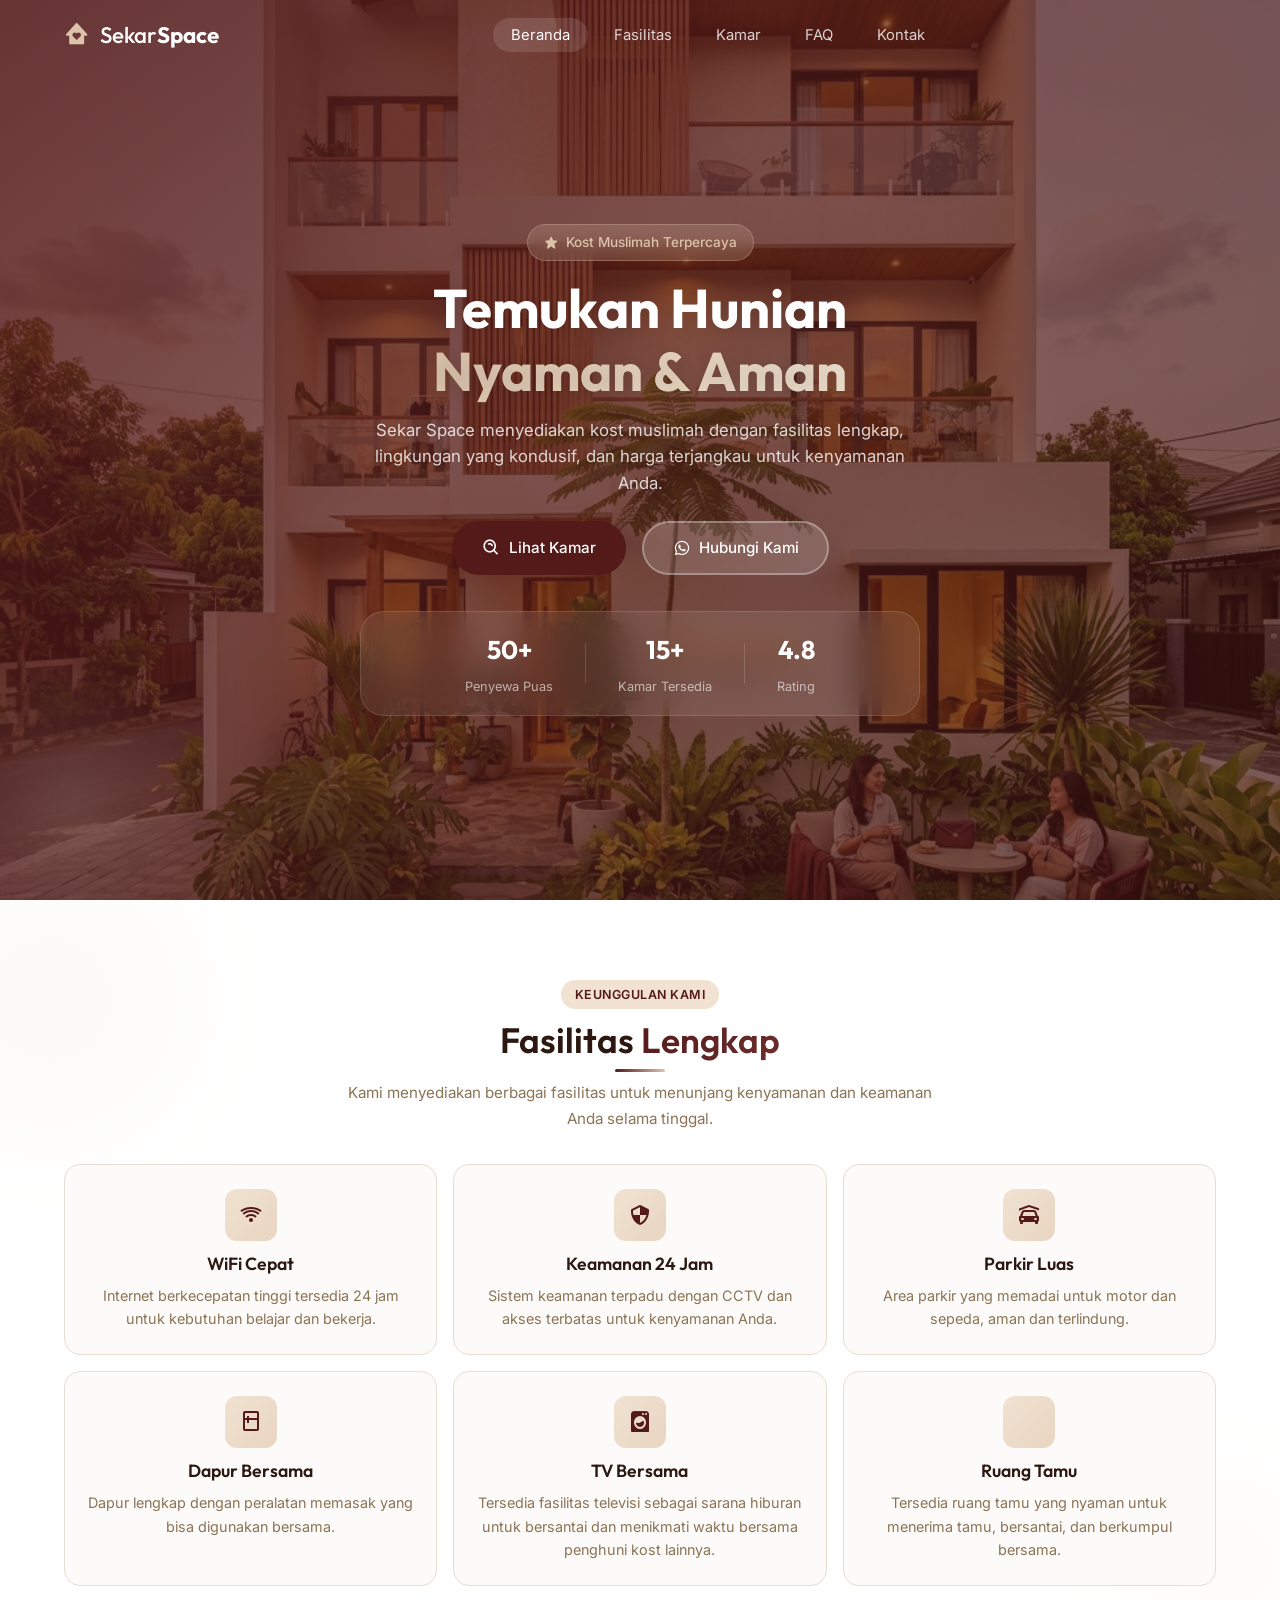
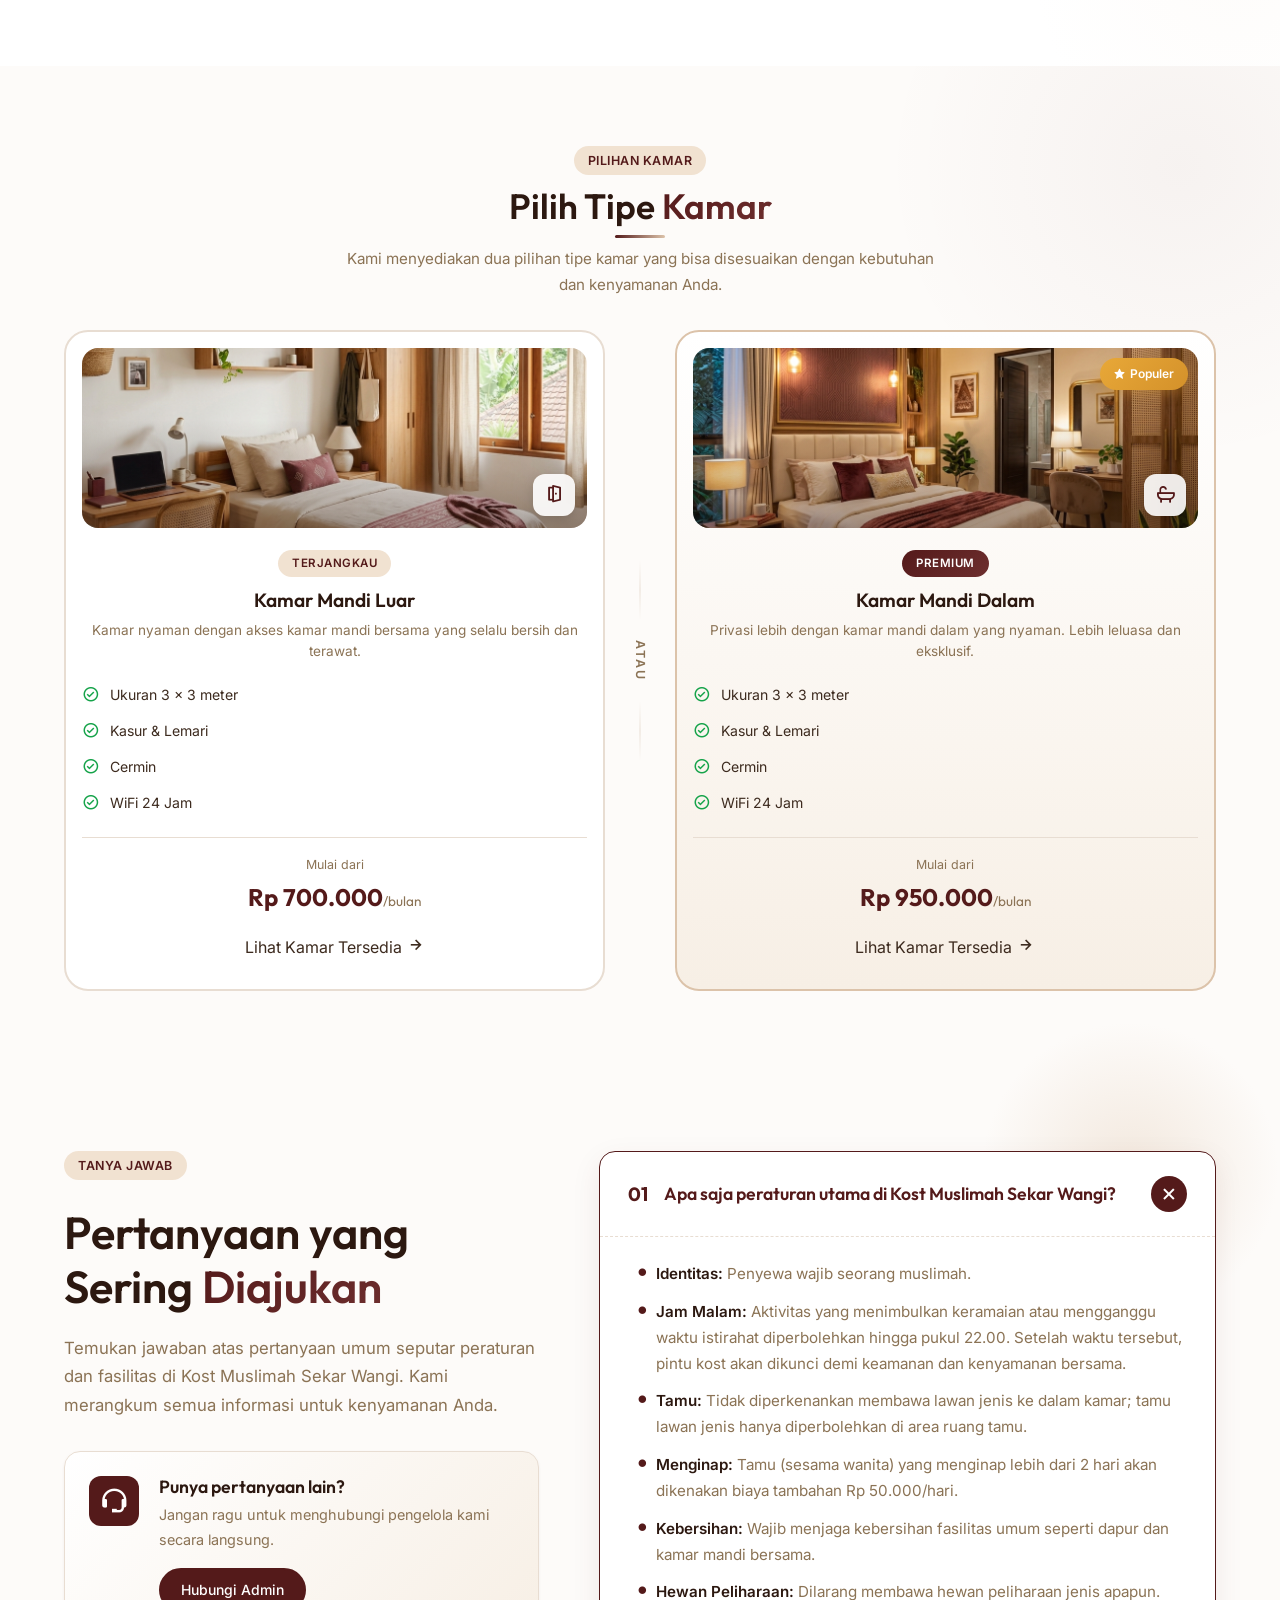
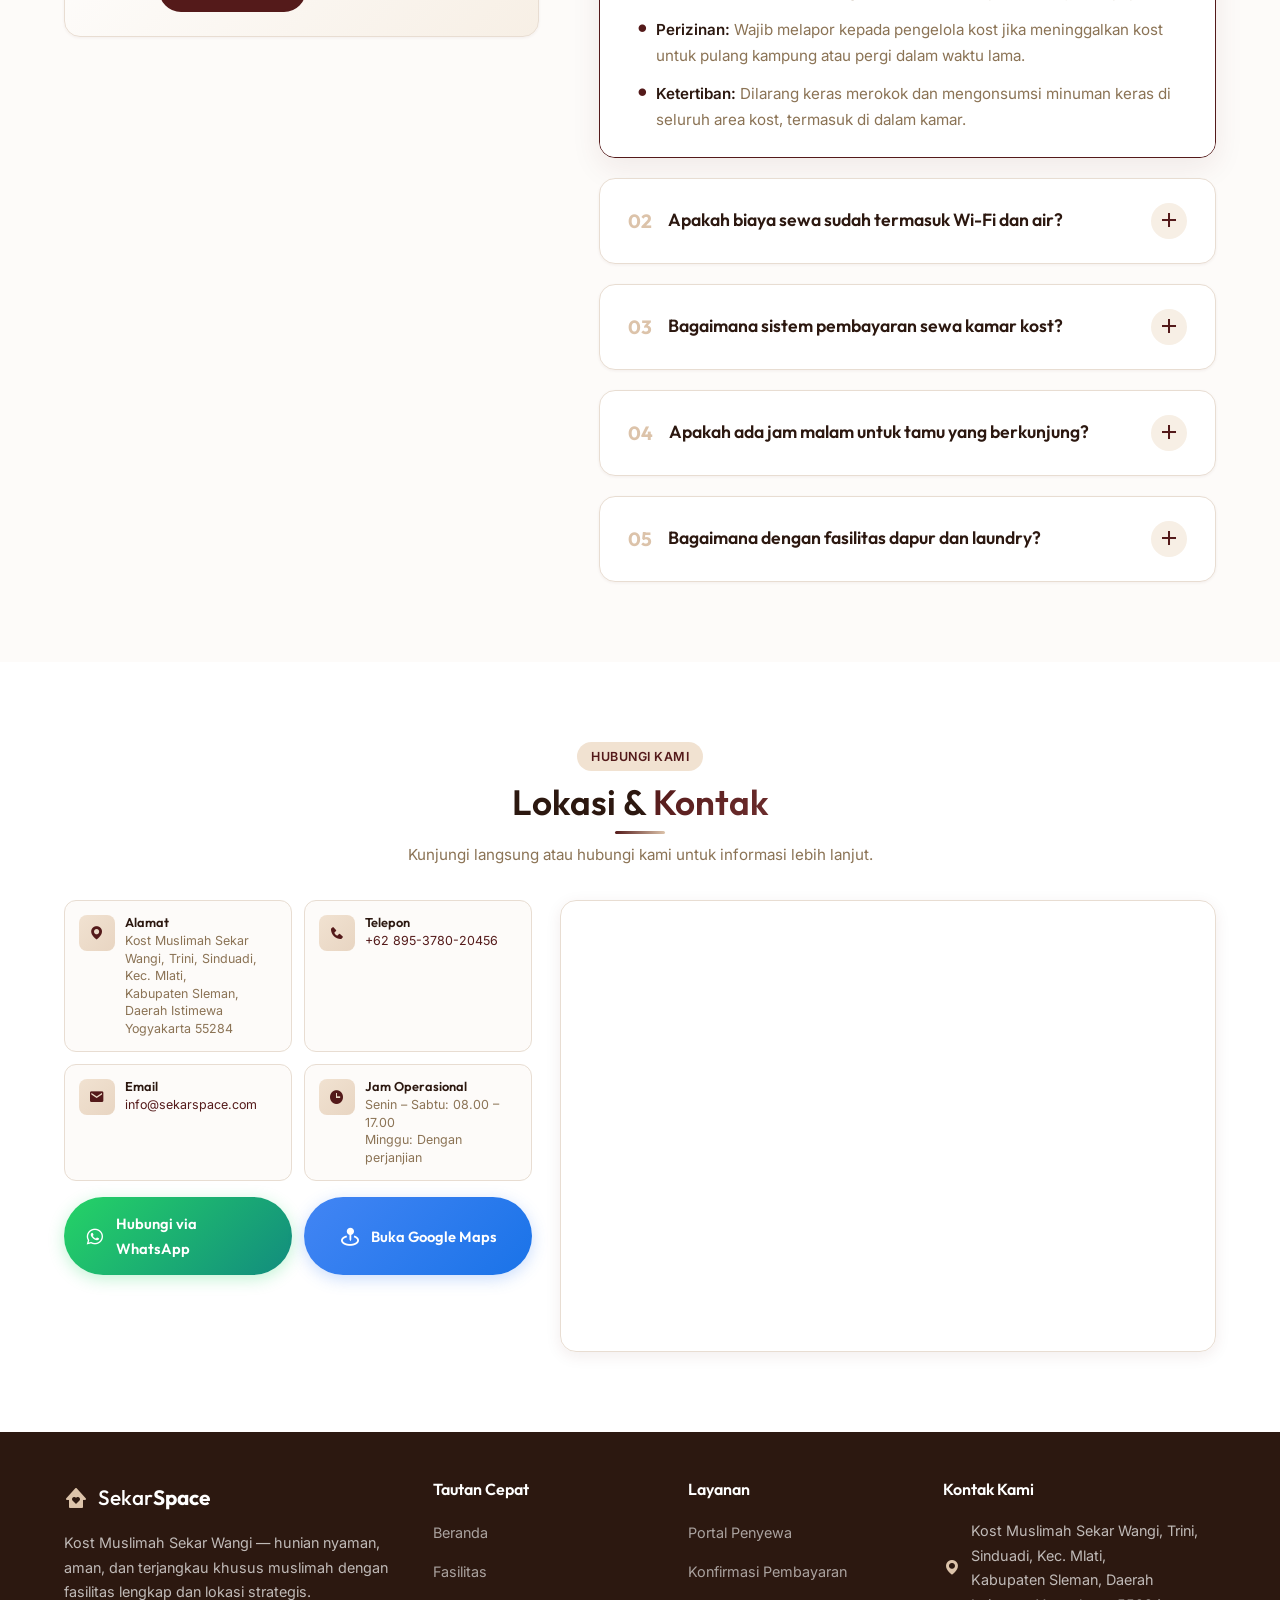
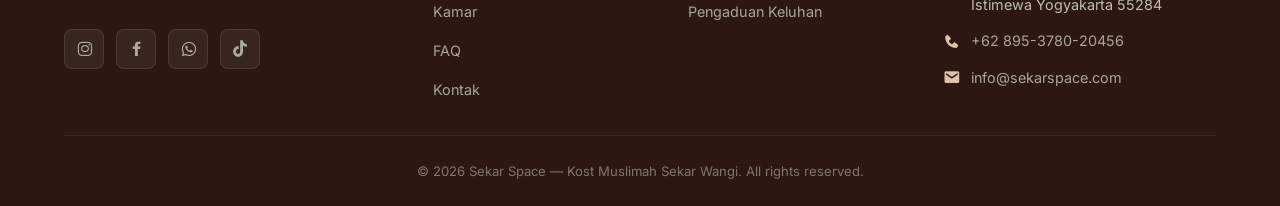
<file: index.html>
<!DOCTYPE html>
<html lang="id">

<head>
    <meta charset="UTF-8">
    <meta name="viewport" content="width=device-width, initial-scale=1.0">
    <meta name="description"
        content="Sekar Space - Kost Muslimah Sekar Wangi. Hunian nyaman, aman, dan terjangkau khusus muslimah. Fasilitas lengkap, lokasi strategis.">
    <meta name="keywords" content="kost muslimah, kost putri, sekar wangi, hunian muslimah, kost murah, kost nyaman">
    <title>Sekar Space — Kost Muslimah Sekar Wangi</title>

    <!-- Google Fonts -->
    <link rel="preconnect" href="https://fonts.googleapis.com">
    <link rel="preconnect" href="https://fonts.gstatic.com" crossorigin>
    <link
        href="https://fonts.googleapis.com/css2?family=Outfit:wght@300;400;500;600;700&family=Inter:wght@300;400;500;600&display=swap"
        rel="stylesheet">

    <!-- Boxicons -->
    <link href="https://unpkg.com/boxicons@2.1.4/css/boxicons.min.css" rel="stylesheet">

    <link rel="stylesheet" href="style.css?v=4.0">
</head>

<body>
    <!-- ========== NAVBAR ========== -->
    <header id="header" class="header">
        <nav class="navbar" aria-label="Navigasi Utama">
            <a href="#" class="nav-logo" aria-label="Sekar Space - Beranda">
                <i class='bx bxs-home-heart'></i>
                <span>Sekar<strong>Space</strong></span>
            </a>

            <ul class="nav-menu" id="navMenu" role="menubar">
                <li role="none"><a href="#hero" class="nav-link active" role="menuitem">Beranda</a></li>
                <li role="none"><a href="#facilities" class="nav-link" role="menuitem">Fasilitas</a></li>
                <li role="none"><a href="#rooms" class="nav-link" role="menuitem">Kamar</a></li>
                <li role="none"><a href="#faq" class="nav-link" role="menuitem">FAQ</a></li>
                <li role="none"><a href="#contact" class="nav-link" role="menuitem">Kontak</a></li>
            </ul>

            <div class="nav-actions">
                <button class="nav-toggle" id="navToggle" aria-label="Toggle navigasi" aria-expanded="false">
                    <i class='bx bx-menu'></i>
                </button>
            </div>
        </nav>
    </header>

    <!-- [MOBILE FIX #6] Nav Overlay — tap di luar menu untuk menutup -->
    <div class="nav-overlay" id="navOverlay"></div>

    <main>
        <!-- ========== HERO SECTION ========== -->
        <section id="hero" class="hero" aria-labelledby="heroHeading">
            <div class="hero-overlay"></div>
            <div class="hero-content">
                <span class="hero-badge">
                    <i class='bx bxs-star'></i>
                    Kost Muslimah Terpercaya
                </span>
                <h1 id="heroHeading">Temukan Hunian<br><span class="text-gradient">Nyaman & Aman</span></h1>
                <p class="hero-desc">
                    Sekar Space menyediakan kost muslimah dengan fasilitas lengkap,
                    lingkungan yang kondusif, dan harga terjangkau untuk kenyamanan Anda.
                </p>
                <div class="hero-actions">
                    <a href="#rooms" class="btn btn-primary" id="btnExploreRooms">
                        <i class='bx bx-search-alt'></i>
                        Lihat Kamar
                    </a>
                    <a href="https://wa.me/6281234567890" class="btn btn-ghost" id="btnWhatsapp" target="_blank"
                        rel="noopener">
                        <i class='bx bxl-whatsapp'></i>
                        Hubungi Kami
                    </a>
                </div>
                <div class="hero-stats">
                    <div class="stat-item">
                        <strong>50+</strong>
                        <span>Penyewa Puas</span>
                    </div>
                    <div class="stat-divider"></div>
                    <div class="stat-item">
                        <strong>15+</strong>
                        <span>Kamar Tersedia</span>
                    </div>
                    <div class="stat-divider"></div>
                    <div class="stat-item">
                        <strong>4.8</strong>
                        <span>Rating</span>
                    </div>
                </div>
            </div>
        </section>

        <!-- ========== FACILITIES SECTION ========== -->
        <section id="facilities" class="section facilities" aria-labelledby="facilitiesHeading">
            <div class="container">
                <header class="section-header">
                    <span class="section-tag">Keunggulan Kami</span>
                    <h2 id="facilitiesHeading">Fasilitas <span class="text-gradient">Lengkap</span></h2>
                    <p>Kami menyediakan berbagai fasilitas untuk menunjang kenyamanan dan keamanan Anda selama tinggal.
                    </p>
                </header>
                <div class="facilities-grid">
                    <article class="facility-card" id="facilityWifi">
                        <div class="facility-icon">
                            <i class='bx bx-wifi'></i>
                        </div>
                        <h3>WiFi Cepat</h3>
                        <p>Internet berkecepatan tinggi tersedia 24 jam untuk kebutuhan belajar dan bekerja.</p>
                    </article>
                    <article class="facility-card" id="facilitySecurity">
                        <div class="facility-icon">
                            <i class='bx bx-shield-quarter'></i>
                        </div>
                        <h3>Keamanan 24 Jam</h3>
                        <p>Sistem keamanan terpadu dengan CCTV dan akses terbatas untuk kenyamanan Anda.</p>
                    </article>
                    <article class="facility-card" id="facilityParking">
                        <div class="facility-icon">
                            <i class='bx bxs-car-garage'></i>
                        </div>
                        <h3>Parkir Luas</h3>
                        <p>Area parkir yang memadai untuk motor dan sepeda, aman dan terlindung.</p>
                    </article>
                    <article class="facility-card" id="facilityKitchen">
                        <div class="facility-icon">
                            <i class='bx bx-fridge'></i>
                        </div>
                        <h3>Dapur Bersama</h3>
                        <p>Dapur lengkap dengan peralatan memasak yang bisa digunakan bersama.</p>
                    </article>
                    <article class="facility-card" id="facilityLaundry">
                        <div class="facility-icon">
                            <i class='bx bxs-washer'></i>
                        </div>
                        <h3>TV Bersama</h3>
                        <p>Tersedia fasilitas televisi sebagai sarana hiburan untuk bersantai dan menikmati waktu
                            bersama penghuni kost lainnya.</p>
                    </article>
                    <article class="facility-card" id="facilityMusholla">
                        <div class="facility-icon">
                            <i class='bx bxs-mosque'></i>
                        </div>
                        <h3>Ruang Tamu</h3>
                        <p>Tersedia ruang tamu yang nyaman untuk menerima tamu, bersantai, dan berkumpul bersama.</p>
                    </article>
                </div>
            </div>
        </section>

        <!-- ========== ROOMS / PILIHAN KAMAR ========== -->
        <section id="rooms" class="section rooms" aria-labelledby="roomsHeading">
            <div class="container">
                <header class="section-header">
                    <span class="section-tag">Pilihan Kamar</span>
                    <h2 id="roomsHeading">Pilih Tipe <span class="text-gradient">Kamar</span></h2>
                    <p>Kami menyediakan dua pilihan tipe kamar yang bisa disesuaikan dengan kebutuhan dan kenyamanan
                        Anda.</p>
                </header>

                <div class="room-comparison">
                    <!-- Kamar Mandi Luar -->
                    <a href="rooms/index.html?tipe=km-luar" class="room-type-card" id="roomKmLuar">
                        <div class="room-type-image-wrapper">
                            <img src="assets/images/room-single.png" alt="Tipe Kamar Mandi Luar Sekar Space" class="room-type-img">
                            <div class="room-type-img-overlay"></div>
                            <div class="room-type-icon-badge">
                                <i class='bx bx-door-open'></i>
                            </div>
                        </div>
                        <div class="room-type-content">
                            <span class="room-type-tag">Terjangkau</span>
                            <h3>Kamar Mandi Luar</h3>
                            <p class="room-type-desc">Kamar nyaman dengan akses kamar mandi bersama yang selalu bersih
                                dan terawat.</p>
                            <ul class="room-type-features">
                                <li><i class='bx bx-check-circle'></i> Ukuran 3 × 3 meter</li>
                                <li><i class='bx bx-check-circle'></i> Kasur & Lemari</li>
                                <li><i class='bx bx-check-circle'></i> Cermin</li>
                                <li><i class='bx bx-check-circle'></i> WiFi 24 Jam</li>
                            </ul>
                            <div class="room-type-price">
                                <span class="price-from">Mulai dari</span>
                                <strong>Rp 700.000<span>/bulan</span></strong>
                            </div>
                            <div class="room-type-cta">
                                <span>Lihat Kamar Tersedia</span>
                                <i class='bx bx-right-arrow-alt'></i>
                            </div>
                        </div>
                    </a>

                    <!-- Divider -->
                    <div class="room-comparison-divider">
                        <span>atau</span>
                    </div>

                    <!-- Kamar Mandi Dalam -->
                    <a href="rooms/index.html?tipe=km-dalam" class="room-type-card room-type-premium" id="roomKmDalam">
                        <div class="room-type-badge-float">
                            <i class='bx bxs-star'></i> Populer
                        </div>
                        <div class="room-type-image-wrapper">
                            <img src="assets/images/room-deluxe.png" alt="Tipe Kamar Mandi Dalam Sekar Space" class="room-type-img">
                            <div class="room-type-img-overlay"></div>
                            <div class="room-type-icon-badge">
                                <i class='bx bx-bath'></i>
                            </div>
                        </div>
                        <div class="room-type-content">
                            <span class="room-type-tag tag-premium">Premium</span>
                            <h3>Kamar Mandi Dalam</h3>
                            <p class="room-type-desc">Privasi lebih dengan kamar mandi dalam yang nyaman. Lebih leluasa
                                dan eksklusif.</p>
                            <ul class="room-type-features">
                                <li><i class='bx bx-check-circle'></i> Ukuran 3 × 3 meter</li>
                                <li><i class='bx bx-check-circle'></i> Kasur & Lemari</li>
                                <li><i class='bx bx-check-circle'></i> Cermin</li>
                                <li><i class='bx bx-check-circle'></i> WiFi 24 Jam</li>
                            </ul>
                            <div class="room-type-price">
                                <span class="price-from">Mulai dari</span>
                                <strong>Rp 950.000<span>/bulan</span></strong>
                            </div>
                            <div class="room-type-cta">
                                <span>Lihat Kamar Tersedia</span>
                                <i class='bx bx-right-arrow-alt'></i>
                            </div>
                        </div>
                    </a>
                </div>
            </div>
        </section>

        <!-- ========== FAQ SECTION ========== -->
        <section id="faq" class="section faq" aria-labelledby="faqHeading">
            <div class="container">
                <div class="faq-grid">
                    <div class="faq-intro">
                        <span class="section-tag">Tanya Jawab</span>
                        <h2 id="faqHeading">Pertanyaan yang Sering <span class="text-gradient">Diajukan</span></h2>
                        <p>Temukan jawaban atas pertanyaan umum seputar peraturan dan fasilitas di Kost Muslimah Sekar
                            Wangi. Kami merangkum semua informasi untuk kenyamanan Anda.</p>

                        <div class="faq-support-card">
                            <div class="support-icon">
                                <i class='bx bx-support'></i>
                            </div>
                            <div class="support-text">
                                <h4>Punya pertanyaan lain?</h4>
                                <p>Jangan ragu untuk menghubungi pengelola kami secara langsung.</p>
                                <a href="https://wa.me/6281234567890" class="btn btn-primary btn-sm" target="_blank"
                                    rel="noopener">Hubungi Admin</a>
                            </div>
                        </div>
                    </div>

                    <div class="faq-container">
                        <div class="faq-item active">
                            <button class="faq-question" aria-expanded="true">
                                <div class="faq-q-text">
                                    <span class="faq-number">01</span>
                                    <h3>Apa saja peraturan utama di Kost Muslimah Sekar Wangi?</h3>
                                </div>
                                <span class="faq-icon-wrapper"><i class='bx bx-plus'></i></span>
                            </button>
                            <div class="faq-answer">
                                <div class="faq-answer-inner">
                                    <ul class="faq-list">
                                        <li><strong>Identitas:</strong> Penyewa wajib seorang muslimah.</li>
                                        <li><strong>Jam Malam:</strong> Aktivitas yang menimbulkan keramaian atau
                                            mengganggu waktu istirahat diperbolehkan hingga pukul 22.00. Setelah waktu
                                            tersebut, pintu kost akan dikunci demi keamanan dan kenyamanan bersama.</li>
                                        <li><strong>Tamu:</strong> Tidak diperkenankan membawa lawan jenis ke dalam
                                            kamar; tamu lawan jenis hanya diperbolehkan di area ruang tamu.</li>
                                        <li><strong>Menginap:</strong> Tamu (sesama wanita) yang menginap lebih dari 2
                                            hari akan dikenakan biaya tambahan Rp 50.000/hari.</li>
                                        <li><strong>Kebersihan:</strong> Wajib menjaga kebersihan fasilitas umum seperti
                                            dapur dan kamar mandi bersama.</li>
                                        <li><strong>Hewan Peliharaan:</strong> Dilarang membawa hewan peliharaan jenis
                                            apapun.</li>
                                        <li><strong>Perizinan:</strong> Wajib melapor kepada pengelola kost jika
                                            meninggalkan kost untuk pulang kampung atau pergi dalam waktu lama.</li>
                                        <li><strong>Ketertiban:</strong> Dilarang keras merokok dan mengonsumsi minuman
                                            keras di seluruh area kost, termasuk di dalam kamar.</li>
                                    </ul>
                                </div>
                            </div>
                        </div>
                        <div class="faq-item">
                            <button class="faq-question" aria-expanded="false">
                                <div class="faq-q-text">
                                    <span class="faq-number">02</span>
                                    <h3>Apakah biaya sewa sudah termasuk Wi-Fi dan air?</h3>
                                </div>
                                <span class="faq-icon-wrapper"><i class='bx bx-plus'></i></span>
                            </button>
                            <div class="faq-answer">
                                <div class="faq-answer-inner">
                                    <p>Ya, biaya sewa bulanan sudah mencakup penggunaan air bersih dan Wi-Fi untuk
                                        kebutuhan sehari-hari. Biaya listrik belum termasuk dalam biaya sewa dan akan
                                        dibayarkan secara terpisah sesuai pemakaian.</p>
                                </div>
                            </div>
                        </div>
                        <div class="faq-item">
                            <button class="faq-question" aria-expanded="false">
                                <div class="faq-q-text">
                                    <span class="faq-number">03</span>
                                    <h3>Bagaimana sistem pembayaran sewa kamar kost?</h3>
                                </div>
                                <span class="faq-icon-wrapper"><i class='bx bx-plus'></i></span>
                            </button>
                            <div class="faq-answer">
                                <div class="faq-answer-inner">
                                    <p>Pembayaran sewa dapat dilakukan secara bulanan, per 3 bulan, atau tahunan melalui
                                        transfer bank ke rekening pengelola. Pembayaran wajib diselesaikan paling lambat
                                        pada tanggal jatuh tempo setiap bulannya sesuai kesepakatan awal.</p>
                                </div>
                            </div>
                        </div>
                        <div class="faq-item">
                            <button class="faq-question" aria-expanded="false">
                                <div class="faq-q-text">
                                    <span class="faq-number">04</span>
                                    <h3>Apakah ada jam malam untuk tamu yang berkunjung?</h3>
                                </div>
                                <span class="faq-icon-wrapper"><i class='bx bx-plus'></i></span>
                            </button>
                            <div class="faq-answer">
                                <div class="faq-answer-inner">
                                    <p>Tamu hanya diperbolehkan berkunjung di area ruang tamu luar hingga pukul 21.00
                                        WIB. Demi kenyamanan dan privasi penghuni lain, tamu (termasuk keluarga
                                        perempuan) tidak diizinkan memasuki area kamar tanpa izin khusus.</p>
                                </div>
                            </div>
                        </div>
                        <div class="faq-item">
                            <button class="faq-question" aria-expanded="false">
                                <div class="faq-q-text">
                                    <span class="faq-number">05</span>
                                    <h3>Bagaimana dengan fasilitas dapur dan laundry?</h3>
                                </div>
                                <span class="faq-icon-wrapper"><i class='bx bx-plus'></i></span>
                            </button>
                            <div class="faq-answer">
                                <div class="faq-answer-inner">
                                    <p>Kami menyediakan dapur bersama yang lengkap dengan kompor, kulkas, dan peralatan
                                        dasar. Penghuni wajib membersihkan perlengkapan setelah dipakai. Untuk laundry,
                                        tersedia mesin cuci yang bisa digunakan bersama atau Anda dapat menggunakan jasa
                                        laundry berlangganan di sekitar area kost.</p>
                                </div>
                            </div>
                        </div>
                    </div>
                </div>
            </div>
        </section>

        <!-- ========== CONTACT SECTION ========== -->
        <section id="contact" class="section contact" aria-labelledby="contactHeading">
            <div class="container">
                <header class="section-header">
                    <span class="section-tag">Hubungi Kami</span>
                    <h2 id="contactHeading">Lokasi & <span class="text-gradient">Kontak</span></h2>
                    <p>Kunjungi langsung atau hubungi kami untuk informasi lebih lanjut.</p>
                </header>
                <div class="contact-grid">
                    <div class="contact-info-wrapper">
                        <address class="contact-details">
                            <div class="contact-item" id="contactAddress">
                                <div class="contact-icon">
                                    <i class='bx bxs-map'></i>
                                </div>
                                <div>
                                    <h3>Alamat</h3>
                                    <p>Kost Muslimah Sekar Wangi, Trini, Sinduadi, Kec. Mlati,<br>
                                        Kabupaten Sleman, Daerah Istimewa Yogyakarta 55284</p>
                                </div>
                            </div>
                            <div class="contact-item" id="contactPhone">
                                <div class="contact-icon">
                                    <i class='bx bxs-phone'></i>
                                </div>
                                <div>
                                    <h3>Telepon</h3>
                                    <p><a href="tel:+6281234567890">+62 895-3780-20456</a></p>
                                </div>
                            </div>
                            <div class="contact-item" id="contactEmail">
                                <div class="contact-icon">
                                    <i class='bx bxs-envelope'></i>
                                </div>
                                <div>
                                    <h3>Email</h3>
                                    <p><a href="mailto:info@sekarspace.com">info@sekarspace.com</a></p>
                                </div>
                            </div>
                            <div class="contact-item" id="contactHours">
                                <div class="contact-icon">
                                    <i class='bx bxs-time'></i>
                                </div>
                                <div>
                                    <h3>Jam Operasional</h3>
                                    <p>Senin – Sabtu: 08.00 – 17.00<br>Minggu: Dengan perjanjian</p>
                                </div>
                            </div>
                        </address>
                        <div class="contact-cta-group">
                            <a href="https://wa.me/6281234567890?text=Halo%20Sekar%20Space%2C%20saya%20ingin%20bertanya%20tentang%20ketersediaan%20kamar." 
                               class="contact-cta-btn cta-wa" id="ctaWhatsappContact" target="_blank" rel="noopener">
                                <i class='bx bxl-whatsapp'></i>
                                <span>Hubungi via WhatsApp</span>
                            </a>
                            <a href="https://www.google.com/maps/search/?api=1&query=-6.2,106.8" 
                               class="contact-cta-btn cta-maps" id="ctaGoogleMapsContact" target="_blank" rel="noopener">
                                <i class='bx bxs-map-pin'></i>
                                <span>Buka Google Maps</span>
                            </a>
                        </div>
                    </div>
                    <div class="contact-map" id="contactMap">
                        <iframe
                            src="https://www.google.com/maps/embed?pb=!1m18!1m12!1m3!1d4096.961547023015!2d110.34968085650138!3d-7.7507099072810774!2m3!1f0!2f0!3f0!3m2!1i1024!2i768!4f13.1!3m3!1m2!1s0x2e7a588cdcef73f3%3A0x2c8d90ddb0433c7c!2sKost%20Muslimah%20Sekar%20Wangi!5e0!3m2!1sid!2sid!4v1786543183534!5m2!1sid!2sid"
                            width="600" height="450" style="border:0;" allowfullscreen="" loading="lazy"
                            referrerpolicy="strict-origin-when-cross-origin"></iframe>
                    </div>
                </div>
            </div>
        </section>
    </main>

    <!-- ========== FOOTER ========== -->
    <footer class="footer" id="footer">
        <div class="container">
            <div class="footer-grid">
                <div class="footer-brand">
                    <a href="#" class="footer-logo" aria-label="Sekar Space">
                        <i class='bx bxs-home-heart'></i>
                        <span>Sekar<strong>Space</strong></span>
                    </a>
                    <p>Kost Muslimah Sekar Wangi — hunian nyaman, aman, dan terjangkau khusus muslimah dengan fasilitas
                        lengkap dan lokasi strategis.</p>
                    <div class="footer-socials">
                        <a href="#" aria-label="Instagram Sekar Space" id="socialInstagram"><i
                                class='bx bxl-instagram'></i></a>
                        <a href="#" aria-label="Facebook Sekar Space" id="socialFacebook"><i
                                class='bx bxl-facebook'></i></a>
                        <a href="https://wa.me/6281234567890" aria-label="WhatsApp Sekar Space" id="socialWhatsapp"
                            target="_blank" rel="noopener"><i class='bx bxl-whatsapp'></i></a>
                        <a href="#" aria-label="TikTok Sekar Space" id="socialTiktok"><i class='bx bxl-tiktok'></i></a>
                    </div>
                </div>
                <nav class="footer-nav" aria-label="Navigasi Footer - Tautan Cepat">
                    <h3>Tautan Cepat</h3>
                    <ul>
                        <li><a href="#hero">Beranda</a></li>
                        <li><a href="#facilities">Fasilitas</a></li>
                        <li><a href="#rooms">Kamar</a></li>
                        <li><a href="#faq">FAQ</a></li>
                        <li><a href="#contact">Kontak</a></li>
                    </ul>
                </nav>
                <nav class="footer-nav" aria-label="Navigasi Footer - Layanan">
                    <h3>Layanan</h3>
                    <ul>
                        <li><a href="user/index.html">Portal Penyewa</a></li>
                        <li><a href="user/payments/index.html">Konfirmasi Pembayaran</a></li>
                        <li><a href="user/complaint/index.html">Pengaduan Keluhan</a></li>
                    </ul>
                </nav>
                <div class="footer-contact">
                    <h3>Kontak Kami</h3>
                    <address>
                        <p><i class='bx bxs-map'></i>Kost Muslimah Sekar Wangi, Trini, Sinduadi, Kec. Mlati,<br>
                            Kabupaten Sleman, Daerah Istimewa Yogyakarta 55284</p>
                        <p><i class='bx bxs-phone'></i> <a href="tel:+6281234567890">+62 895-3780-20456</a></p>
                        <p><i class='bx bxs-envelope'></i> <a href="mailto:info@sekarspace.com">info@sekarspace.com</a>
                        </p>
                    </address>
                </div>
            </div>
            <div class="footer-bottom">
                <p>&copy; 2026 Sekar Space — Kost Muslimah Sekar Wangi. All rights reserved.</p>
            </div>
        </div>
    </footer>

    <!-- [MOBILE FIX #5] Floating WhatsApp Button — selalu terlihat di mobile -->
    <a href="https://wa.me/6281234567890" class="floating-wa" id="floatingWhatsapp" target="_blank" rel="noopener"
        aria-label="Hubungi via WhatsApp">
        <i class='bx bxl-whatsapp'></i>
    </a>

    <script>
        // ===== NAVBAR TOGGLE (Mobile) =====
        const navToggle = document.getElementById('navToggle');
        const navMenu = document.getElementById('navMenu');
        const navOverlay = document.getElementById('navOverlay');

        function openMobileNav() {
            navMenu.classList.add('show');
            navOverlay.classList.add('show');
            navToggle.setAttribute('aria-expanded', 'true');
            navToggle.querySelector('i').className = 'bx bx-x';
            document.body.style.overflow = 'hidden';
        }

        function closeMobileNav() {
            navMenu.classList.remove('show');
            navOverlay.classList.remove('show');
            navToggle.setAttribute('aria-expanded', 'false');
            navToggle.querySelector('i').className = 'bx bx-menu';
            document.body.style.overflow = '';
        }

        navToggle.addEventListener('click', () => {
            const isOpen = navMenu.classList.contains('show');
            if (isOpen) {
                closeMobileNav();
            } else {
                openMobileNav();
            }
        });

        // [MOBILE FIX #6] Klik overlay untuk menutup menu — Feedback & Closure
        navOverlay.addEventListener('click', closeMobileNav);

        // Close menu on link click
        document.querySelectorAll('.nav-link').forEach(link => {
            link.addEventListener('click', closeMobileNav);
        });

        // ===== NAVBAR SCROLL EFFECT =====
        const header = document.getElementById('header');

        window.addEventListener('scroll', () => {
            if (window.scrollY > 50) {
                header.classList.add('scrolled');
            } else {
                header.classList.remove('scrolled');
            }
        });

        // ===== ACTIVE NAV LINK ON SCROLL =====
        const sections = document.querySelectorAll('section[id]');

        function activateNavOnScroll() {
            const scrollY = window.scrollY + 100;

            sections.forEach(section => {
                const sectionTop = section.offsetTop;
                const sectionHeight = section.offsetHeight;
                const sectionId = section.getAttribute('id');
                const navLink = document.querySelector(`.nav-link[href="#${sectionId}"]`);

                if (navLink && scrollY >= sectionTop && scrollY < sectionTop + sectionHeight) {
                    document.querySelectorAll('.nav-link').forEach(link => link.classList.remove('active'));
                    navLink.classList.add('active');
                }
            });
        }

        window.addEventListener('scroll', activateNavOnScroll);

        // ===== SCROLL REVEAL ANIMATION =====
        const observerOptions = {
            threshold: 0.1,
            rootMargin: '0px 0px -50px 0px'
        };

        const observer = new IntersectionObserver((entries) => {
            entries.forEach(entry => {
                if (entry.isIntersecting) {
                    entry.target.classList.add('revealed');
                    observer.unobserve(entry.target);
                }
            });
        }, observerOptions);

        document.querySelectorAll('.facility-card, .room-type-card, .contact-item, .faq-item, .contact-cta-btn, .section-header').forEach(el => {
            el.classList.add('reveal');
            observer.observe(el);
        });

        // ===== FAQ ACCORDION =====
        const faqQuestions = document.querySelectorAll('.faq-question');
        faqQuestions.forEach(question => {
            question.addEventListener('click', () => {
                const item = question.parentElement;
                const isActive = item.classList.contains('active');

                // Close all other FAQs
                document.querySelectorAll('.faq-item').forEach(otherItem => {
                    otherItem.classList.remove('active');
                    otherItem.querySelector('.faq-question').setAttribute('aria-expanded', 'false');
                });

                // Toggle current FAQ
                if (!isActive) {
                    item.classList.add('active');
                    question.setAttribute('aria-expanded', 'true');
                }
            });
        });

        // ===== SMOOTH SCROLL =====
        document.querySelectorAll('a[href^="#"]').forEach(anchor => {
            anchor.addEventListener('click', function (e) {
                e.preventDefault();
                const target = document.querySelector(this.getAttribute('href'));
                if (target) {
                    target.scrollIntoView({
                        behavior: 'smooth',
                        block: 'start'
                    });
                }
            });
        });
    </script>
</body>

</html>
</file>
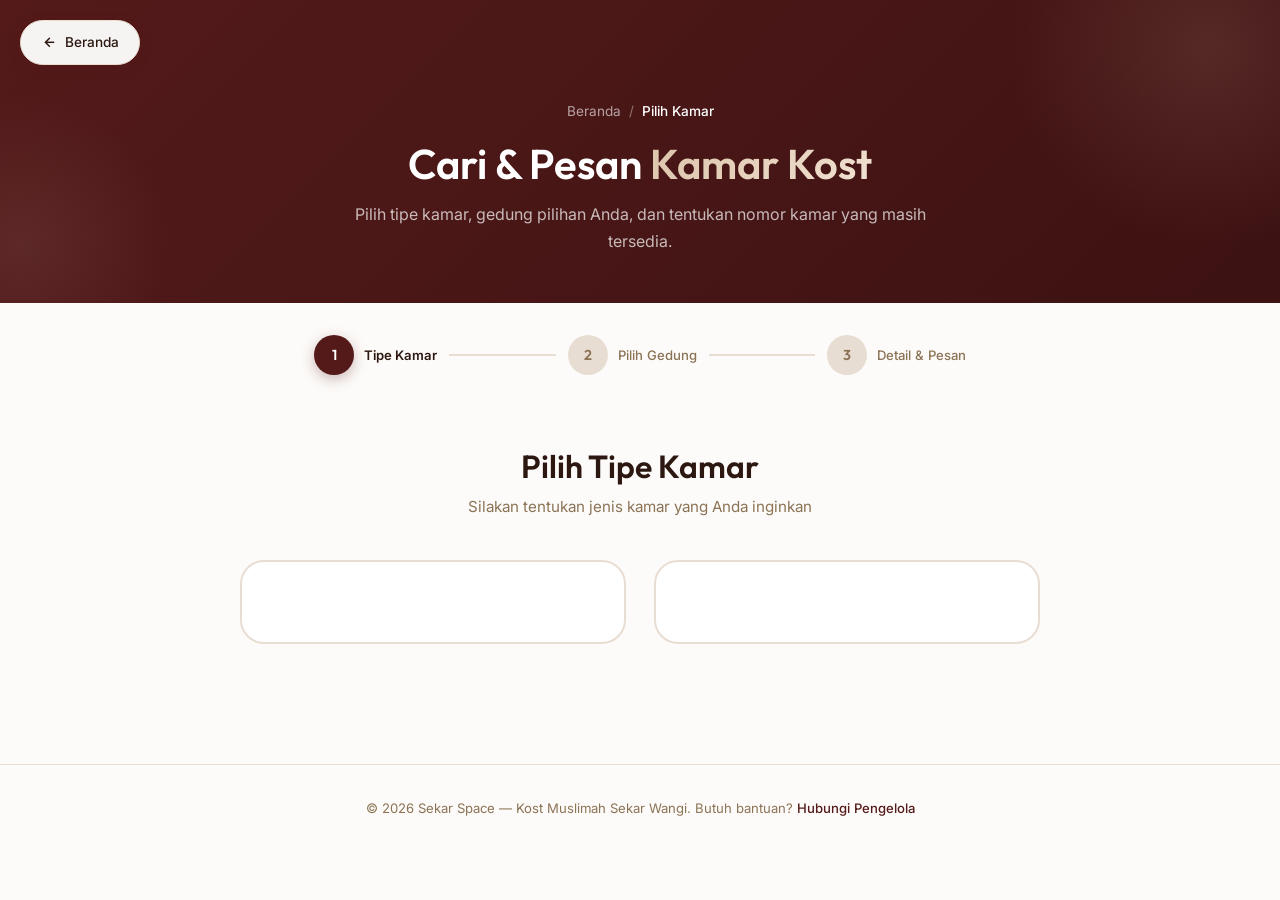
<file: rooms/index.html>
<!DOCTYPE html>
<html lang="id">

<head>
    <meta charset="UTF-8">
    <meta name="viewport" content="width=device-width, initial-scale=1.0">
    <meta name="description"
        content="Pilih kamar dan gedung di Sekar Space - Kost Muslimah Sekar Wangi. Pilihan kamar mandi dalam dan kamar mandi luar di 3 gedung.">
    <title>Pilihan Kamar & Gedung — Sekar Space</title>

    <!-- Google Fonts -->
    <link rel="preconnect" href="https://fonts.googleapis.com">
    <link rel="preconnect" href="https://fonts.gstatic.com" crossorigin>
    <link
        href="https://fonts.googleapis.com/css2?family=Outfit:wght@300;400;500;600;700&family=Inter:wght@300;400;500;600&display=swap"
        rel="stylesheet">

    <!-- Boxicons -->
    <link href="https://unpkg.com/boxicons@2.1.4/css/boxicons.min.css" rel="stylesheet">

    <link rel="stylesheet" href="style.css">
</head>

<body>

    <!-- Tombol Kembali ke Beranda -->
    <a href="../index.html" class="back-btn" aria-label="Kembali ke Beranda">
        <i class='bx bx-left-arrow-alt'></i>
        <span>Beranda</span>
    </a>

    <!-- ========== PAGE HEADER ========== -->
    <header class="page-header">
        <div class="page-header-content">
            <nav class="breadcrumb" aria-label="Breadcrumb">
                <a href="../index.html">Beranda</a>
                <span>/</span>
                <span class="current">Pilih Kamar</span>
            </nav>
            <h1>Cari & Pesan <span class="text-gradient">Kamar Kost</span></h1>
            <p>Pilih tipe kamar, gedung pilihan Anda, dan tentukan nomor kamar yang masih tersedia.</p>
        </div>
    </header>

    <!-- ========== STEP PROGRESS ========== -->
    <div class="step-progress" aria-label="Kemajuan Pemilihan">
        <div class="step-item active" id="stepIndicator1">
            <div class="step-number">1</div>
            <span class="step-label">Tipe Kamar</span>
        </div>
        <div class="step-connector" id="connector1"></div>
        <div class="step-item" id="stepIndicator2">
            <div class="step-number">2</div>
            <span class="step-label">Pilih Gedung</span>
        </div>
        <div class="step-connector" id="connector2"></div>
        <div class="step-item" id="stepIndicator3">
            <div class="step-number">3</div>
            <span class="step-label">Detail & Pesan</span>
        </div>
    </div>

    <!-- ========== MAIN CONTENT AREA ========== -->
    <main class="rooms-main">

        <!-- Selection Summary Bar (tampil jika sudah memilih) -->
        <div class="selection-summary" id="selectionSummary" style="display: none;">
            <span class="summary-chip" id="summaryTypeChip">
                <i class='bx bx-bed'></i> <span id="summaryTypeText">-</span>
            </span>
            <span class="summary-separator" id="summarySep1" style="display: none;">›</span>
            <span class="summary-chip" id="summaryBuildingChip" style="display: none;">
                <i class='bx bx-building-house'></i> <span id="summaryBuildingText">-</span>
            </span>
            <span class="summary-separator" id="summarySep2" style="display: none;">›</span>
            <span class="summary-chip" id="summaryRoomChip" style="display: none;">
                <i class='bx bx-key'></i> <span id="summaryRoomText">-</span>
            </span>
        </div>

        <!-- ==================== STEP 1: PILIH TIPE KAMAR ==================== -->
        <section class="step-panel active" id="step1">
            <div class="step-title">
                <h2>Pilih Tipe Kamar</h2>
                <p>Silakan tentukan jenis kamar yang Anda inginkan</p>
            </div>

            <div class="type-selection-grid">
                <!-- Kamar Mandi Luar -->
                <div class="type-card" onclick="selectRoomType('km-luar')"></div>

                <!-- Kamar Mandi Dalam -->
                <div class="type-card" onclick="selectRoomType('km-dalam')"></div>
            </div>
        </section>

        <!-- ==================== STEP 2: PILIH GEDUNG ==================== -->
        <section class="step-panel" id="step2">
            <div class="step-title">
                <h2>Pilih Lokasi Gedung</h2>
                <p>Tersedia 3 pilihan gedung dengan fasilitas masing-masing</p>
            </div>

            <div class="building-grid" id="buildingGridContainer">
                <!-- Will be dynamically populated by JS based on room type -->
            </div>
        </section>

        <!-- ==================== STEP 3: DETAIL KAMAR & PESAN ==================== -->
        <section class="step-panel" id="step3">
            <div class="room-detail-layout">
                <!-- Gallery Foto -->
                <div class="room-gallery">
                    <div class="gallery-main" id="galleryMainContainer">
                        <span class="gallery-badge" id="galleryBadgeText">Kamar Mandi Dalam</span>
                        <img src="../assets/images/room-single.png" id="mainGalleryImage" alt="Foto Kamar Kost">
                    </div>
                    <div class="gallery-thumbs" id="galleryThumbsContainer">
                        <!-- Thumbs rendered by JS -->
                    </div>
                </div>

                <!-- Spesifikasi Kamar & Gedung -->
                <div class="room-specs">
                    <div class="room-specs-header">
                        <span class="type-badge" id="detailTypeBadge">Kamar Mandi Dalam</span>
                        <h2 id="detailBuildingTitle">Gedung Utama</h2>
                        <div class="building-name" id="detailAddressSub">
                            <i class='bx bxs-map-pin'></i> Kost Muslimah Sekar Wangi
                        </div>
                    </div>

                    <div class="room-price-display">
                        <span class="price-label">Harga Sewa Bulanan</span>
                        <div class="price-main" id="detailPriceText">Rp 950.000 <span>/ bulan</span></div>
                    </div>

                    <div class="spec-grid">
                        <div class="spec-item">
                            <div class="spec-icon"><i class='bx bx-ruler'></i></div>
                            <div class="spec-text">
                                <small>Ukuran Room</small>
                                <strong id="specSizeText">3 x 4 m</strong>
                            </div>
                        </div>

                        <div class="spec-item">
                            <div class="spec-icon"><i class='bx bx-bath'></i></div>
                            <div class="spec-text">
                                <small>Tempat Tidur</small>
                                <strong id="specBathText">Kasur, Bantal & Guling</strong>
                            </div>
                        </div>
                        <div class="spec-item">
                            <div class="spec-icon"><i class='bx bx-wifi'></i></div>
                            <div class="spec-text">
                                <small>Lemari</small>
                                <strong>Lemari Pakaian 2 Pintu</strong>
                            </div>
                        </div>
                        <div class="spec-item">
                            <div class="spec-icon"><i class='bx bx-zap'></i></div>
                            <div class="spec-text">
                                <small>Fasilitas Lainnya</small>
                                <strong>Meja, Cermin, Rak Buku dan Jendela</strong>
                            </div>
                        </div>
                    </div>
                </div>
            </div>

            <!-- List Nomor Kamar Kosong -->
            <div class="room-number-section">
                <h3>Pilih Nomor Kamar Kosong</h3>
                <p>Klik salah satu nomor kamar di bawah ini yang siap dihuni:</p>
                <div class="room-number-grid" id="roomNumberGrid">
                    <!-- Dynamic room numbers rendered by JS -->
                </div>
            </div>

            <!-- Booking Action Buttons -->
            <div class="booking-cta">
                <button class="btn-back-step" onclick="goToStep(2)">
                    <i class='bx bx-left-arrow-alt'></i>
                    <span>Ganti Gedung</span>
                </button>
                <a href="#" id="btnBookWhatsapp" class="btn-wa disabled" target="_blank" rel="noopener">
                    <i class='bx bxl-whatsapp'></i>
                    <span>Pesan via WhatsApp</span>
                </a>
            </div>
        </section>

    </main>

    <!-- FOOTER MINI -->
    <footer class="footer-mini">
        <p>&copy; 2026 Sekar Space — Kost Muslimah Sekar Wangi. Butuh bantuan? <a href="https://wa.me/6281234567890"
                target="_blank" rel="noopener">Hubungi Pengelola</a></p>
    </footer>

    <!-- ========== JAVASCRIPT DATA & LOGIC ========== -->
    <script>
        // Data gedung dan kamar
        const ROOM_DATA = {
            'km-luar': {
                name: 'Kamar Mandi Luar',
                size: '3 × 3 meter',
                bath: 'Kasur, Bantal & Guling',
                price: 'Rp 700.000',
                priceVal: '700.000',
                images: [
                    '../assets/images/room-single.png',
                    '../assets/images/room-double.png',
                    '../assets/images/room-deluxe.png',
                    '../assets/images/hero-bg.png'
                ],
                buildings: [
                    {
                        id: 'gedung-a',
                        name: 'Gedung A (Depan)',
                        desc: 'Memiliki 9 kamar yang terbagi dalam 2 Lantai',
                        facilities: ['Garasi Motor', 'Wi-Fi & CCTV 24 Jam', 'Dapur Umum Lt.1', 'Jemuran Lt.2', 'Mesin Cuci', 'Kulkas & TV', 'Ruang Tamu', 'Token Listrik Bersama', '3 KM Umum '],
                        availableRooms: ['A-101', 'A-103', 'A-105', 'A-202']
                    },
                    {
                        id: 'gedung-b',
                        name: 'Gedung B (Tengah)',
                        desc: 'Memiliki 6 kamar yang terbagi dalam 2 Lantai',
                        facilities: ['Garasi Motor', 'Wi-Fi & CCTV 24 Jam', 'Dapur Umum Lt.2', 'Jemuran Lt.2', 'Kulkas & TV', 'Token Listrik Bersama', '3 KM Umum '],
                        availableRooms: ['B-102', 'B-104', 'B-201', 'B-205']
                    },
                    {
                        id: 'gedung-c',
                        name: 'Gedung C (Belakang)',
                        desc: 'Memiliki 5 kamar yang terbagi dalam 2 Lantai',
                        facilities: ['Garasi Motor', 'Wi-Fi & CCTV 24 Jam', 'Dapur Umum Tiap Lantai', 'Jemuran Lt.2', 'Kulkas & TV', 'Ruang Tamu', 'Token Listrik Bersama', '2 KM Umum '],
                        availableRooms: [] // Gedung C Penuh (0 Kamar Kosong)
                    }
                ]
            },
            'km-dalam': {
                name: 'Kamar Mandi Dalam',
                size: '3 × 4 meter',
                bath: 'Kasur, Bantal & Guling',
                price: 'Rp 950.000',
                priceVal: '950.000',
                images: [
                    '../assets/images/room-double.png',
                    '../assets/images/room-deluxe.png',
                    '../assets/images/room-single.png',
                    '../assets/images/hero-bg.png'
                ],
                buildings: [
                    {
                        id: 'gedung-a',
                        name: 'Gedung A (Depan)',
                        desc: 'Memiliki 2 kamar yang terbagi dalam 2 Lantai',
                        facilities: ['Garasi Motor', 'Wi-Fi & CCTV 24 Jam', 'Dapur Umum Lt.1', 'Jemuran Lt.2', 'Mesin Cuci', 'Kulkas & TV', 'Ruang Tamu', 'Token Listrik Bersama', '3 KM Umum '],
                        availableRooms: ['A-101', 'A-103', 'A-105', 'A-202']
                    },
                    {
                        id: 'gedung-b',
                        name: 'Gedung B (Tengah)',
                        desc: 'Kamar mandi dalam dengan ventilasi baik & tenang',
                        facilities: ['Kamar Mandi Dalam', 'Musholla', 'WiFi Dedicated', 'Ruang Tamu Muslimah'],
                        availableRooms: ['B-201', 'B-204', 'B-302']
                    },
                    {
                        id: 'gedung-c',
                        name: 'Gedung C (Belakang)',
                        desc: 'Memiliki 3 kamar yang terbagi dalam 2 Lantai',
                        facilities: ['Garasi Motor', 'Wi-Fi & CCTV 24 Jam', 'Dapur Umum Tiap Lantai', 'Jemuran Lt.2', 'Kulkas & TV', 'Ruang Tamu', 'Token Listrik Bersama', '2 KM Umum '],
                        availableRooms: [] // Gedung C Penuh (0 Kamar Kosong)
                    }
                ]
            }
        };

        // State aplikasi
        let selectedType = null;
        let selectedBuilding = null;
        let selectedRoomNumber = null;
        const WA_PHONE = '6281234567890'; // Nomor WA Admin

        // Inisialisasi saat load
        window.addEventListener('DOMContentLoaded', () => {
            const urlParams = new URLSearchParams(window.location.search);
            const typeParam = urlParams.get('tipe');

            if (typeParam && (typeParam === 'km-luar' || typeParam === 'km-dalam')) {
                selectRoomType(typeParam);
            }
        });

        // Step Navigation Logic
        function goToStep(stepNumber) {
            // Update active indicators & connectors
            for (let i = 1; i <= 3; i++) {
                const indicator = document.getElementById(`stepIndicator${i}`);
                const panel = document.getElementById(`step${i}`);

                if (i === stepNumber) {
                    indicator.className = 'step-item active';
                    panel.className = 'step-panel active';
                } else if (i < stepNumber) {
                    indicator.className = 'step-item completed';
                    panel.className = 'step-panel';
                } else {
                    indicator.className = 'step-item';
                    panel.className = 'step-panel';
                }
            }

            // Connectors
            document.getElementById('connector1').className = stepNumber >= 2 ? 'step-connector filled' : 'step-connector';
            document.getElementById('connector2').className = stepNumber >= 3 ? 'step-connector filled' : 'step-connector';

            // Scroll Smooth to Top of Main
            document.querySelector('.rooms-main').scrollIntoView({ behavior: 'smooth', block: 'start' });
        }

        // 1. Pilih Tipe Kamar
        function selectRoomType(typeKey) {
            selectedType = typeKey;
            selectedBuilding = null;
            selectedRoomNumber = null;

            // Highlight card
            document.querySelectorAll('.type-card').forEach(card => card.classList.remove('selected'));

            // Render Step 2 (Buildings)
            renderBuildings(typeKey);

            // Update Summary Bar
            updateSummary();

            // Go to Step 2
            goToStep(2);
        }

        // Render Gedung di Step 2
        function renderBuildings(typeKey) {
            const typeData = ROOM_DATA[typeKey];
            const container = document.getElementById('buildingGridContainer');

            let html = '';
            typeData.buildings.forEach(b => {
                const availCount = b.availableRooms.length;
                const isFull = availCount === 0;

                html += `
                    <div class="building-card ${isFull ? 'building-full' : ''} ${selectedBuilding && selectedBuilding.id === b.id ? 'selected' : ''}" 
                         ${isFull ? 'title="Gedung ini sedang penuh (0 kamar kosong)"' : `onclick="selectBuilding('${b.id}')"`}>
                        
                        ${isFull ? `<div class="building-badge-full"><i class='bx bx-x-circle'></i> Penuh</div>` : ''}

                        <div class="building-header">
                            <div class="building-icon">
                                <i class='bx bx-building-house'></i>
                            </div>
                            <div class="building-header-text">
                                <h3>${b.name}</h3>
                                <span>${b.desc}</span>
                            </div>
                        </div>
                        <div class="building-facilities">
                            <h4>Fasilitas Gedung:</h4>
                            <ul>
                                ${b.facilities.map(f => `<li><i class='bx bx-check'></i> ${f}</li>`).join('')}
                            </ul>
                        </div>
                        <div class="building-availability">
                            <span class="avail-count ${isFull ? 'avail-full' : ''}">
                                <i class='bx bxs-circle'></i> ${isFull ? 'Kamar Penuh' : `${availCount} Kamar Kosong`}
                            </span>
                            <div class="avail-arrow">
                                <i class='bx ${isFull ? 'bx-block' : 'bx-right-arrow-alt'}'></i>
                            </div>
                        </div>
                    </div>
                `;
            });

            container.innerHTML = html;
        }

        // 2. Pilih Gedung
        function selectBuilding(buildingId) {
            const typeData = ROOM_DATA[selectedType];
            selectedBuilding = typeData.buildings.find(b => b.id === buildingId);
            selectedRoomNumber = null;

            // Render Step 3 Detail
            renderRoomDetail();

            // Update Summary
            updateSummary();

            // Go to Step 3
            goToStep(3);
        }

        // Render Detail di Step 3
        function renderRoomDetail() {
            const typeData = ROOM_DATA[selectedType];

            // Badges & Labels
            document.getElementById('galleryBadgeText').textContent = typeData.name;
            document.getElementById('detailTypeBadge').textContent = typeData.name;
            document.getElementById('detailBuildingTitle').textContent = selectedBuilding.name;
            document.getElementById('detailPriceText').innerHTML = `${typeData.price} <span>/ bulan</span>`;
            document.getElementById('specSizeText').textContent = typeData.size;
            document.getElementById('specBathText').textContent = typeData.bath;

            // Gallery
            const mainImg = document.getElementById('mainGalleryImage');
            mainImg.src = typeData.images[0];

            const thumbsContainer = document.getElementById('galleryThumbsContainer');
            thumbsContainer.innerHTML = typeData.images.map((img, idx) => `
                <div class="gallery-thumb ${idx === 0 ? 'active' : ''}" onclick="changeGalleryImage('${img}', this)">
                    <img src="${img}" alt="Foto kamar thumb ${idx + 1}">
                </div>
            `).join('');

            // Room numbers
            const numberGrid = document.getElementById('roomNumberGrid');
            numberGrid.innerHTML = selectedBuilding.availableRooms.map(num => `
                <button class="room-number-btn" onclick="selectRoomNumber('${num}', this)">
                    <span class="room-status"></span>
                    <span>No. ${num}</span>
                </button>
            `).join('');

            // Reset WA button
            updateWaButton();
        }

        // Ganti gambar gallery utama
        function changeGalleryImage(src, thumbEl) {
            document.getElementById('mainGalleryImage').src = src;
            document.querySelectorAll('.gallery-thumb').forEach(t => t.classList.remove('active'));
            thumbEl.classList.add('active');
        }

        // 3. Pilih Nomor Kamar
        function selectRoomNumber(roomNum, btnEl) {
            selectedRoomNumber = roomNum;

            // Highlight button
            document.querySelectorAll('.room-number-btn').forEach(b => b.classList.remove('selected'));
            btnEl.classList.add('selected');

            // Update Summary & WA Button
            updateSummary();
            updateWaButton();
        }

        // Update WhatsApp Button Link
        function updateWaButton() {
            const btn = document.getElementById('btnBookWhatsapp');

            if (!selectedType || !selectedBuilding || !selectedRoomNumber) {
                btn.classList.add('disabled');
                btn.href = '#';
                return;
            }

            btn.classList.remove('disabled');
            const typeName = ROOM_DATA[selectedType].name;
            const buildingName = selectedBuilding.name;
            const price = ROOM_DATA[selectedType].price;

            const text = `Halo Pengelola Sekar Space, saya ingin memesan kamar kost:\n\n` +
                `• *Tipe Kamar*: ${typeName}\n` +
                `• *Gedung*: ${buildingName}\n` +
                `• *Nomor Kamar*: ${selectedRoomNumber}\n` +
                `• *Harga*: ${price}/bulan\n\n` +
                `Apakah nomor kamar ini masih tersedia dan bisa saya survei/booking? Terima kasih!`;

            btn.href = `https://wa.me/${WA_PHONE}?text=${encodeURIComponent(text)}`;
        }

        // Update Summary Bar Upper Panel
        function updateSummary() {
            const summaryBar = document.getElementById('selectionSummary');

            if (!selectedType) {
                summaryBar.style.display = 'none';
                return;
            }

            summaryBar.style.display = 'flex';

            // Type
            document.getElementById('summaryTypeText').textContent = ROOM_DATA[selectedType].name;

            // Building
            const bChip = document.getElementById('summaryBuildingChip');
            const sep1 = document.getElementById('summarySep1');
            if (selectedBuilding) {
                bChip.style.display = 'inline-flex';
                sep1.style.display = 'inline';
                document.getElementById('summaryBuildingText').textContent = selectedBuilding.name;
            } else {
                bChip.style.display = 'none';
                sep1.style.display = 'none';
            }

            // Room Number
            const rChip = document.getElementById('summaryRoomChip');
            const sep2 = document.getElementById('summarySep2');
            if (selectedRoomNumber) {
                rChip.style.display = 'inline-flex';
                sep2.style.display = 'inline';
                document.getElementById('summaryRoomText').textContent = `Kamar No. ${selectedRoomNumber}`;
            } else {
                rChip.style.display = 'none';
                sep2.style.display = 'none';
            }
        }
    </script>
</body>

</html>
</file>
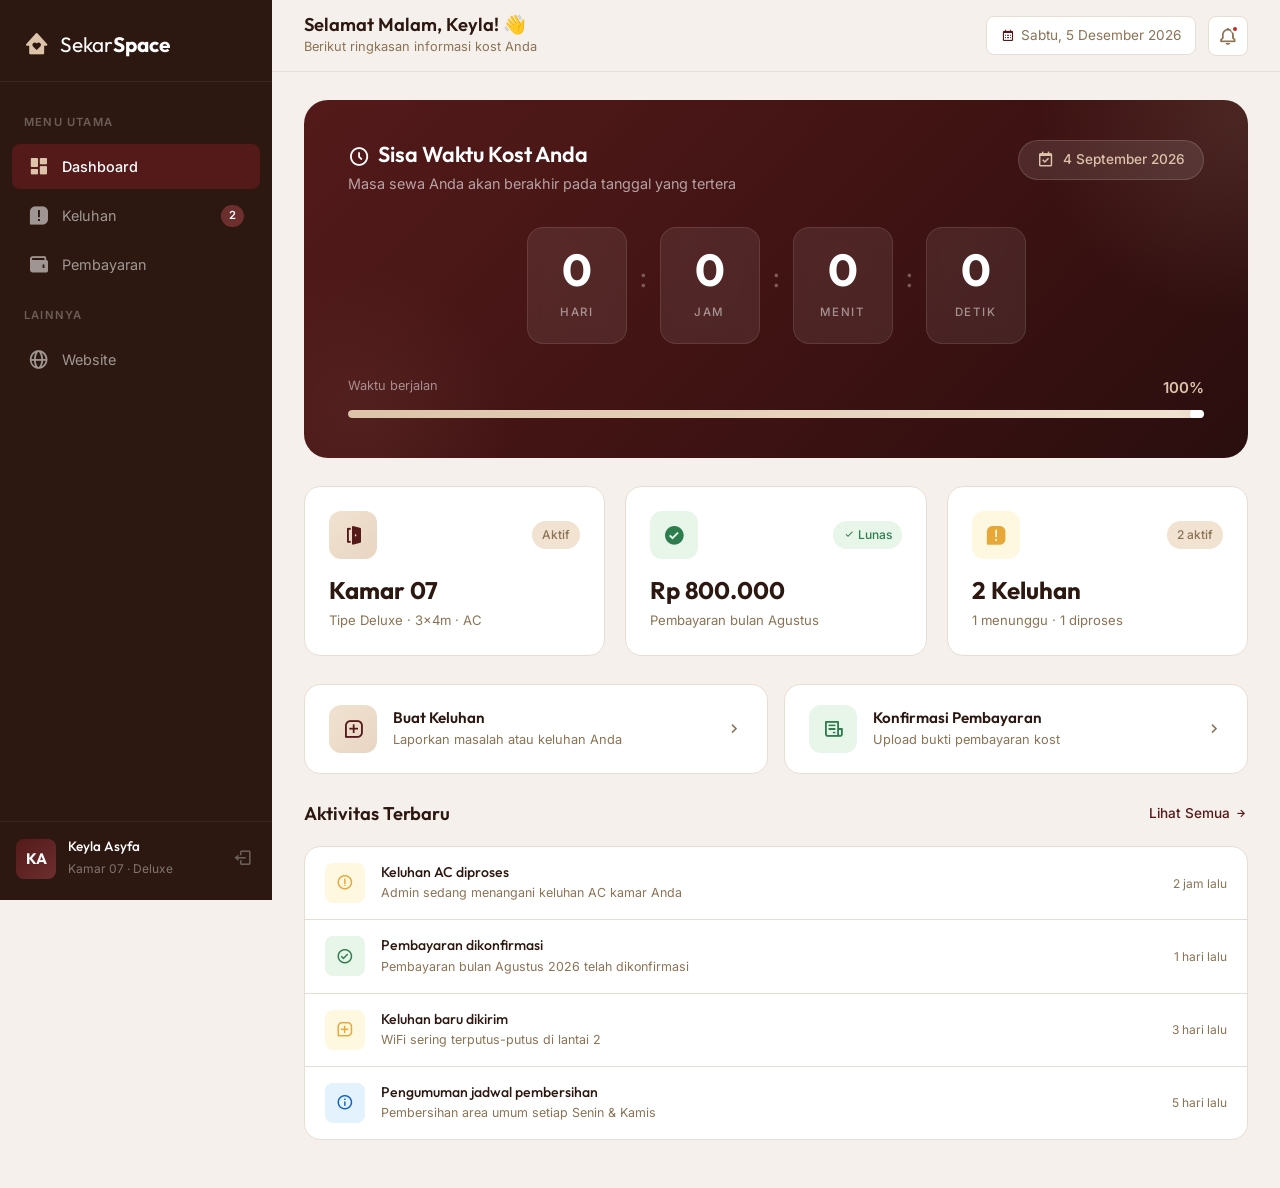
<file: user/index.html>
<!DOCTYPE html>
<html lang="id">
<head>
    <meta charset="UTF-8">
    <meta name="viewport" content="width=device-width, initial-scale=1.0">
    <meta name="description" content="Dashboard Penyewa Sekar Space - Kelola kost, pembayaran, dan keluhan Anda.">
    <title>Dashboard — Sekar Space</title>

    <!-- Google Fonts -->
    <link rel="preconnect" href="https://fonts.googleapis.com">
    <link rel="preconnect" href="https://fonts.gstatic.com" crossorigin>
    <link href="https://fonts.googleapis.com/css2?family=Outfit:wght@300;400;500;600;700&family=Inter:wght@300;400;500;600&display=swap" rel="stylesheet">

    <!-- Boxicons -->
    <link href="https://unpkg.com/boxicons@2.1.4/css/boxicons.min.css" rel="stylesheet">

    <link rel="stylesheet" href="user-dashboard.css">
</head>
<body>
    <div class="dashboard-layout">
        <!-- ========== SIDEBAR ========== -->
        <aside class="sidebar" id="sidebar">
            <div class="sidebar-header">
                <a href="../index.html" class="sidebar-logo">
                    <i class='bx bxs-home-heart'></i>
                    <span>Sekar<strong>Space</strong></span>
                </a>
            </div>

            <nav class="sidebar-nav" aria-label="Menu Dashboard">
                <span class="nav-section-title">Menu Utama</span>
                <a href="index.html" class="sidebar-link active" id="navDashboard">
                    <i class='bx bxs-dashboard'></i>
                    <span>Dashboard</span>
                </a>
                <a href="complaint/index.html" class="sidebar-link" id="navComplaint">
                    <i class='bx bxs-message-square-error'></i>
                    <span>Keluhan</span>
                    <span class="badge-count">2</span>
                </a>
                <a href="payments/index.html" class="sidebar-link" id="navPayment">
                    <i class='bx bxs-wallet'></i>
                    <span>Pembayaran</span>
                </a>

                <span class="nav-section-title">Lainnya</span>
                <a href="../index.html" class="sidebar-link" id="navLanding">
                    <i class='bx bx-globe'></i>
                    <span>Website</span>
                </a>
            </nav>

            <div class="sidebar-profile">
                <div class="profile-avatar">KA</div>
                <div class="profile-info">
                    <h4>Keyla Asyfa</h4>
                    <span>Kamar 07 · Deluxe</span>
                </div>
                <button class="logout-btn" title="Keluar" id="btnLogout">
                    <i class='bx bx-log-out'></i>
                </button>
            </div>
        </aside>

        <!-- Mobile Overlay -->
        <div class="sidebar-overlay" id="sidebarOverlay"></div>

        <!-- ========== MAIN CONTENT ========== -->
        <main class="main-content">
            <!-- Top Header -->
            <header class="top-header">
                <div class="header-left">
                    <button class="mobile-toggle" id="mobileToggle" aria-label="Toggle sidebar">
                        <i class='bx bx-menu'></i>
                    </button>
                    <div class="header-greeting">
                        <h1 id="greetingText">Selamat Siang, Keyla! 👋</h1>
                        <p>Berikut ringkasan informasi kost Anda</p>
                    </div>
                </div>
                <div class="header-right">
                    <div class="header-date" id="currentDate">
                        <i class='bx bx-calendar'></i>
                        <span>-</span>
                    </div>
                    <button class="header-btn" id="btnNotification" title="Notifikasi">
                        <i class='bx bx-bell'></i>
                        <span class="notif-dot"></span>
                    </button>
                </div>
            </header>

            <!-- Page Content -->
            <div class="page-content">
                <!-- ===== COUNTDOWN CARD ===== -->
                <section class="countdown-card animate-in" id="countdownSection" aria-label="Countdown sisa kost">
                    <div class="countdown-header">
                        <div class="countdown-header-left">
                            <h2><i class='bx bx-time-five' style="vertical-align: middle; margin-right: 4px;"></i> Sisa Waktu Kost Anda</h2>
                            <p>Masa sewa Anda akan berakhir pada tanggal yang tertera</p>
                        </div>
                        <div class="countdown-end-date" id="endDateBadge">
                            <i class='bx bx-calendar-check'></i>
                            <span id="endDateText">4 September 2026</span>
                        </div>
                    </div>

                    <div class="countdown-timer" id="countdownTimer">
                        <div class="countdown-block">
                            <span class="number" id="countDays">--</span>
                            <span class="label">Hari</span>
                        </div>
                        <span class="countdown-separator">:</span>
                        <div class="countdown-block">
                            <span class="number" id="countHours">--</span>
                            <span class="label">Jam</span>
                        </div>
                        <span class="countdown-separator">:</span>
                        <div class="countdown-block">
                            <span class="number" id="countMinutes">--</span>
                            <span class="label">Menit</span>
                        </div>
                        <span class="countdown-separator">:</span>
                        <div class="countdown-block">
                            <span class="number" id="countSeconds">--</span>
                            <span class="label">Detik</span>
                        </div>
                    </div>

                    <div class="countdown-progress">
                        <div class="progress-info">
                            <span>Waktu berjalan</span>
                            <strong id="progressPercent">0%</strong>
                        </div>
                        <div class="progress-bar-track">
                            <div class="progress-bar-fill" id="progressBar" style="width: 0%"></div>
                        </div>
                    </div>
                </section>

                <!-- ===== STAT CARDS ===== -->
                <section class="stats-grid" aria-label="Ringkasan informasi">
                    <div class="stat-card animate-in" id="statRoom">
                        <div class="stat-card-header">
                            <div class="stat-icon room">
                                <i class='bx bxs-door-open'></i>
                            </div>
                            <span class="stat-trend neutral">Aktif</span>
                        </div>
                        <h3>Kamar 07</h3>
                        <p>Tipe Deluxe · 3×4m · AC</p>
                    </div>

                    <div class="stat-card animate-in" id="statPayment">
                        <div class="stat-card-header">
                            <div class="stat-icon payment">
                                <i class='bx bxs-check-circle'></i>
                            </div>
                            <span class="stat-trend up"><i class='bx bx-check'></i> Lunas</span>
                        </div>
                        <h3>Rp 800.000</h3>
                        <p>Pembayaran bulan Agustus</p>
                    </div>

                    <div class="stat-card animate-in" id="statComplaint">
                        <div class="stat-card-header">
                            <div class="stat-icon complaint">
                                <i class='bx bxs-message-square-error'></i>
                            </div>
                            <span class="stat-trend neutral">2 aktif</span>
                        </div>
                        <h3>2 Keluhan</h3>
                        <p>1 menunggu · 1 diproses</p>
                    </div>
                </section>

                <!-- ===== QUICK ACTIONS ===== -->
                <section class="quick-actions" aria-label="Aksi cepat">
                    <a href="complaint/index.html" class="action-card animate-in" id="actionComplaint">
                        <div class="action-icon complaint-action">
                            <i class='bx bx-message-square-add'></i>
                        </div>
                        <div>
                            <h4>Buat Keluhan</h4>
                            <p>Laporkan masalah atau keluhan Anda</p>
                        </div>
                        <i class='bx bx-chevron-right action-arrow'></i>
                    </a>
                    <a href="payments/index.html" class="action-card animate-in" id="actionPayment">
                        <div class="action-icon payment-action">
                            <i class='bx bx-receipt'></i>
                        </div>
                        <div>
                            <h4>Konfirmasi Pembayaran</h4>
                            <p>Upload bukti pembayaran kost</p>
                        </div>
                        <i class='bx bx-chevron-right action-arrow'></i>
                    </a>
                </section>

                <!-- ===== RECENT ACTIVITY ===== -->
                <section aria-label="Aktivitas terbaru">
                    <div class="section-title-row">
                        <h2>Aktivitas Terbaru</h2>
                        <a href="complaint/index.html">Lihat Semua <i class='bx bx-right-arrow-alt'></i></a>
                    </div>

                    <div class="activity-list animate-in">
                        <div class="activity-item">
                            <div class="activity-icon type-complaint">
                                <i class='bx bx-error-circle'></i>
                            </div>
                            <div class="activity-info">
                                <h4>Keluhan AC diproses</h4>
                                <p>Admin sedang menangani keluhan AC kamar Anda</p>
                            </div>
                            <span class="activity-time">2 jam lalu</span>
                        </div>
                        <div class="activity-item">
                            <div class="activity-icon type-payment">
                                <i class='bx bx-check-circle'></i>
                            </div>
                            <div class="activity-info">
                                <h4>Pembayaran dikonfirmasi</h4>
                                <p>Pembayaran bulan Agustus 2026 telah dikonfirmasi</p>
                            </div>
                            <span class="activity-time">1 hari lalu</span>
                        </div>
                        <div class="activity-item">
                            <div class="activity-icon type-complaint">
                                <i class='bx bx-message-square-add'></i>
                            </div>
                            <div class="activity-info">
                                <h4>Keluhan baru dikirim</h4>
                                <p>WiFi sering terputus-putus di lantai 2</p>
                            </div>
                            <span class="activity-time">3 hari lalu</span>
                        </div>
                        <div class="activity-item">
                            <div class="activity-icon type-info">
                                <i class='bx bx-info-circle'></i>
                            </div>
                            <div class="activity-info">
                                <h4>Pengumuman jadwal pembersihan</h4>
                                <p>Pembersihan area umum setiap Senin & Kamis</p>
                            </div>
                            <span class="activity-time">5 hari lalu</span>
                        </div>
                    </div>
                </section>
            </div>
        </main>
    </div>

    <script>
        // ===== SIDEBAR TOGGLE (Mobile) =====
        const mobileToggle = document.getElementById('mobileToggle');
        const sidebar = document.getElementById('sidebar');
        const sidebarOverlay = document.getElementById('sidebarOverlay');

        function toggleSidebar() {
            sidebar.classList.toggle('show');
            sidebarOverlay.classList.toggle('show');
        }

        mobileToggle.addEventListener('click', toggleSidebar);
        sidebarOverlay.addEventListener('click', toggleSidebar);

        // ===== GREETING BASED ON TIME =====
        function updateGreeting() {
            const hour = new Date().getHours();
            let greeting;
            if (hour >= 5 && hour < 11) greeting = 'Selamat Pagi';
            else if (hour >= 11 && hour < 15) greeting = 'Selamat Siang';
            else if (hour >= 15 && hour < 18) greeting = 'Selamat Sore';
            else greeting = 'Selamat Malam';

            document.getElementById('greetingText').textContent = `${greeting}, Keyla! 👋`;
        }
        updateGreeting();

        // ===== CURRENT DATE =====
        function updateDate() {
            const now = new Date();
            const options = { weekday: 'long', day: 'numeric', month: 'long', year: 'numeric' };
            const dateStr = now.toLocaleDateString('id-ID', options);
            document.querySelector('#currentDate span').textContent = dateStr;
        }
        updateDate();

        // ===== COUNTDOWN TIMER =====
        const endDate = new Date('2026-09-04T00:00:00');
        const startDate = new Date('2026-08-04T00:00:00');
        const totalDuration = endDate - startDate;

        function updateCountdown() {
            const now = new Date();
            const diff = endDate - now;

            if (diff <= 0) {
                document.getElementById('countDays').textContent = '0';
                document.getElementById('countHours').textContent = '0';
                document.getElementById('countMinutes').textContent = '0';
                document.getElementById('countSeconds').textContent = '0';
                document.getElementById('progressPercent').textContent = '100%';
                document.getElementById('progressBar').style.width = '100%';
                return;
            }

            const days = Math.floor(diff / (1000 * 60 * 60 * 24));
            const hours = Math.floor((diff % (1000 * 60 * 60 * 24)) / (1000 * 60 * 60));
            const minutes = Math.floor((diff % (1000 * 60 * 60)) / (1000 * 60));
            const seconds = Math.floor((diff % (1000 * 60)) / 1000);

            const daysEl = document.getElementById('countDays');
            const hoursEl = document.getElementById('countHours');
            const minutesEl = document.getElementById('countMinutes');
            const secondsEl = document.getElementById('countSeconds');

            // Animate on change
            if (daysEl.textContent !== String(days)) {
                daysEl.style.animation = 'none';
                daysEl.offsetHeight; // force reflow
                daysEl.style.animation = 'countdownTick 0.3s ease';
            }

            daysEl.textContent = days;
            hoursEl.textContent = String(hours).padStart(2, '0');
            minutesEl.textContent = String(minutes).padStart(2, '0');
            secondsEl.textContent = String(seconds).padStart(2, '0');

            // Progress bar
            const elapsed = now - startDate;
            const progress = Math.min((elapsed / totalDuration) * 100, 100);
            document.getElementById('progressPercent').textContent = Math.round(progress) + '%';
            document.getElementById('progressBar').style.width = progress + '%';
        }

        updateCountdown();
        setInterval(updateCountdown, 1000);

        // ===== END DATE TEXT =====
        const endDateOptions = { day: 'numeric', month: 'long', year: 'numeric' };
        document.getElementById('endDateText').textContent = endDate.toLocaleDateString('id-ID', endDateOptions);
    </script>
</body>
</html>
</file>
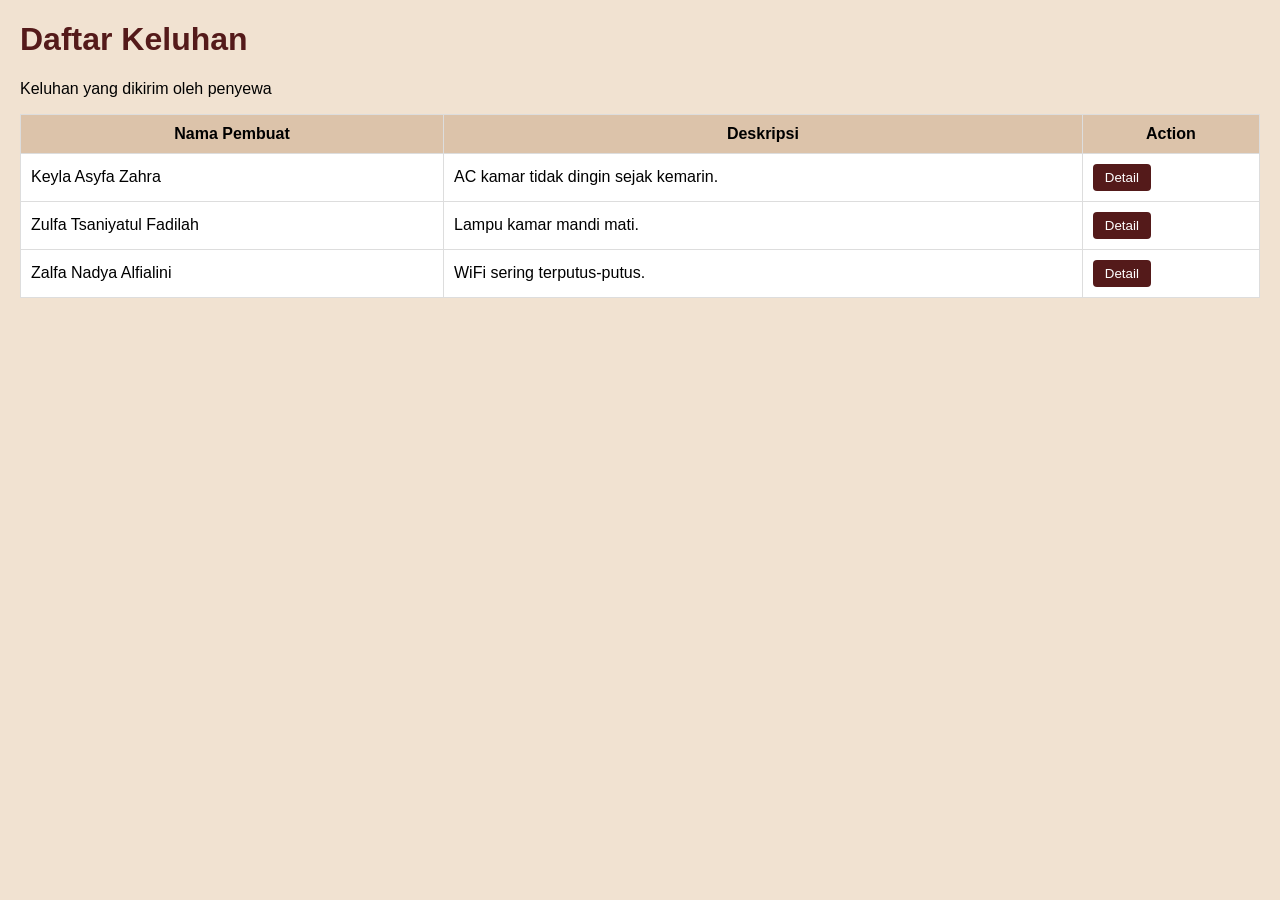
<file: admin/complaints/index.html>
<!DOCTYPE html>
<html lang="id">

<head>
    <meta charset="UTF-8">
    <meta name="viewport" content="width=device-width, initial-scale=1.0">
    <title>Keluhan Penyewa - Sekar Space</title>

    <style>
        body {
            font-family: Arial, sans-serif;
            margin: 20px;
            background-color: #F1E2D1;
        }

        h1 {
            color: #541A1A;
        }

        table {
            width: 100%;
            border-collapse: collapse;
            background: white;
        }

        th {
            background-color: #DCC3AA;
        }

        th,
        td {
            border: 1px solid #ddd;
            padding: 10px;
        }

        button {
            padding: 6px 12px;
            border: none;
            border-radius: 4px;
            cursor: pointer;
            background-color: #541A1A;
            color: white;
        }
    </style>
</head>

<body>

    <header>
        <h1>Daftar Keluhan</h1>
        <p>Keluhan yang dikirim oleh penyewa</p>
    </header>

    <main>
        <table>
            <thead>
                <tr>
                    <th>Nama Pembuat</th>
                    <th>Deskripsi</th>
                    <th>Action</th>
                </tr>
            </thead>

            <tbody>
                <tr>
                    <td>Keyla Asyfa Zahra</td>
                    <td>AC kamar tidak dingin sejak kemarin.</td>
                    <td>
                        <a href="detail.html">
                            <button>Detail</button>
                        </a>
                    </td>
                </tr>

                <tr>
                    <td>Zulfa Tsaniyatul Fadilah</td>
                    <td>Lampu kamar mandi mati.</td>
                    <td>
                        <a href="detail.html">
                            <button>Detail</button>
                        </a>
                    </td>
                </tr>

                <tr>
                    <td>Zalfa Nadya Alfialini</td>
                    <td>WiFi sering terputus-putus.</td>
                    <td>
                        <a href="detail.html">
                            <button>Detail</button>
                        </a>
                    </td>
                </tr>
            </tbody>
        </table>
    </main>

</body>

</html>
</file>
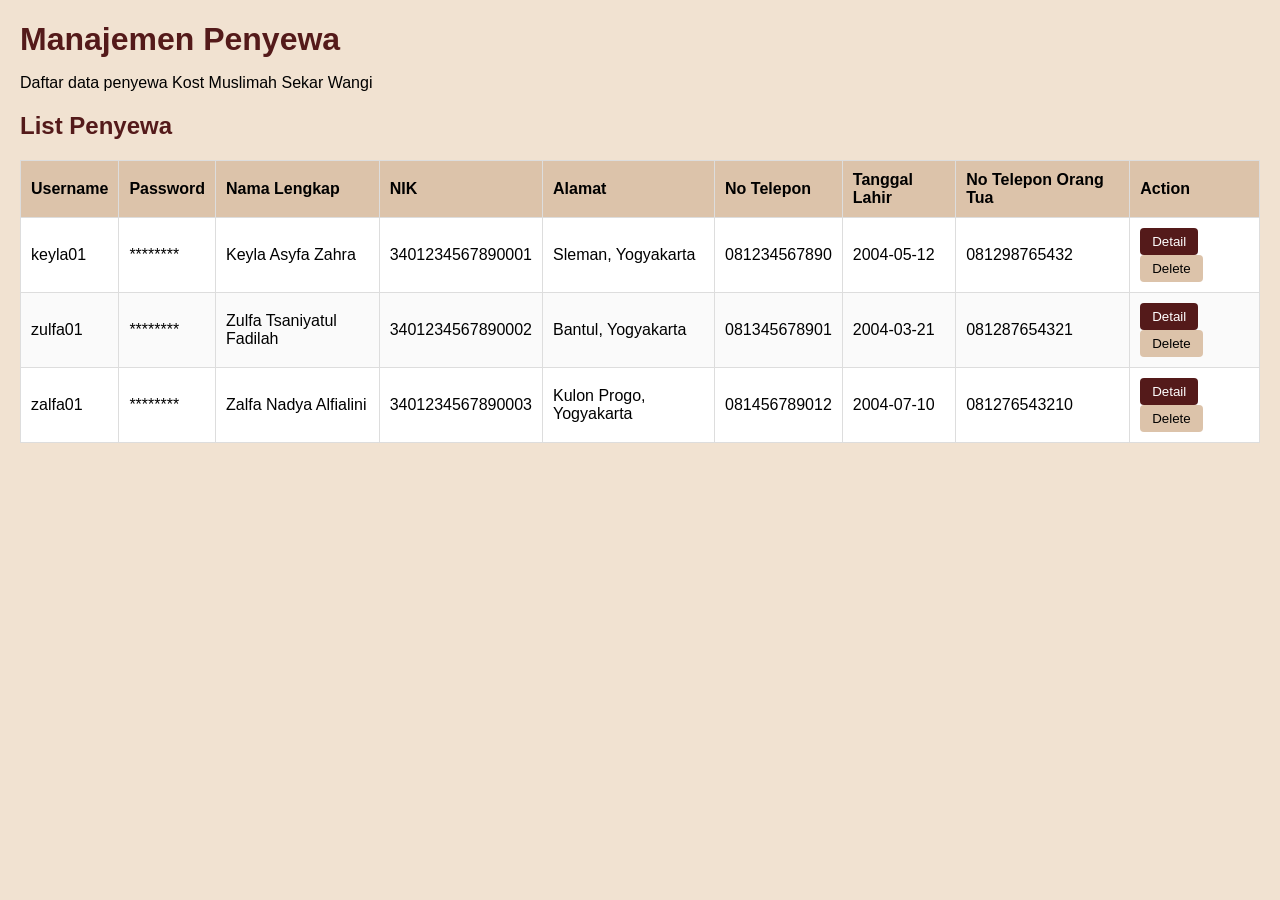
<file: admin/tenants/index.html>
<!DOCTYPE html>
<html lang="id">

<head>
    <meta charset="UTF-8">
    <meta name="viewport" content="width=device-width, initial-scale=1.0">
    <title>Data Penyewa - Sekar Space</title>


    <style>
        body {
            font-family: Arial, sans-serif;
            margin: 20px;
            background-color: #F1E2D1;
        }

        header {
            margin-bottom: 20px;
        }

        h1 {
            color: #541A1A;
            margin-bottom: 5px;
        }

        h2 {
            color: #541A1A;
        }

        table {
            width: 100%;
            border-collapse: collapse;
            background-color: white;
        }

        th {
            background-color: #DCC3AA;
        }

        th,
        td {
            border: 1px solid #ddd;
            padding: 10px;
            text-align: left;
        }

        tr:nth-child(even) {
            background-color: #fafafa;
        }

        button {
            padding: 6px 12px;
            border: none;
            border-radius: 4px;
            cursor: pointer;
        }

        a:first-child button {
            background-color: #541A1A;
            color: white;
        }

        a:last-child button {
            background-color: #DCC3AA;
            color: black;
        }

        button:hover {
            opacity: 0.9;
        }
    </style>
</head>

<body>

    <header>
        <h1>Manajemen Penyewa</h1>
        <p>Daftar data penyewa Kost Muslimah Sekar Wangi</p>
    </header>

    <main>
        <section>
            <h2>List Penyewa</h2>

            <table border="1">
                <thead>
                    <tr>
                        <th>Username</th>
                        <th>Password</th>
                        <th>Nama Lengkap</th>
                        <th>NIK</th>
                        <th>Alamat</th>
                        <th>No Telepon</th>
                        <th>Tanggal Lahir</th>
                        <th>No Telepon Orang Tua</th>
                        <th>Action</th>
                    </tr>
                </thead>

                <tbody>
                    <tr>
                        <td>keyla01</td>
                        <td>********</td>
                        <td>Keyla Asyfa Zahra</td>
                        <td>3401234567890001</td>
                        <td>Sleman, Yogyakarta</td>
                        <td>081234567890</td>
                        <td>2004-05-12</td>
                        <td>081298765432</td>
                        <td>
                            <a href="detail.html"><button>Detail</button></a>
                            <a href="delete.html"><button>Delete</button></a>
                        </td>
                    </tr>

                    <tr>
                        <td>zulfa01</td>
                        <td>********</td>
                        <td>Zulfa Tsaniyatul Fadilah</td>
                        <td>3401234567890002</td>
                        <td>Bantul, Yogyakarta</td>
                        <td>081345678901</td>
                        <td>2004-03-21</td>
                        <td>081287654321</td>
                        <td>
                            <a href="detail.html"><button>Detail</button></a>
                            <a href="delete.html"><button>Delete</button></a>
                        </td>
                    </tr>

                    <tr>
                        <td>zalfa01</td>
                        <td>********</td>
                        <td>Zalfa Nadya Alfialini</td>
                        <td>3401234567890003</td>
                        <td>Kulon Progo, Yogyakarta</td>
                        <td>081456789012</td>
                        <td>2004-07-10</td>
                        <td>081276543210</td>
                        <td>
                            <a href="detail.html"><button>Detail</button></a>
                            <a href="delete.html"><button>Delete</button></a>
                        </td>
                    </tr>
                </tbody>
            </table>
        </section>
    </main>

</body>

</html>
</file>
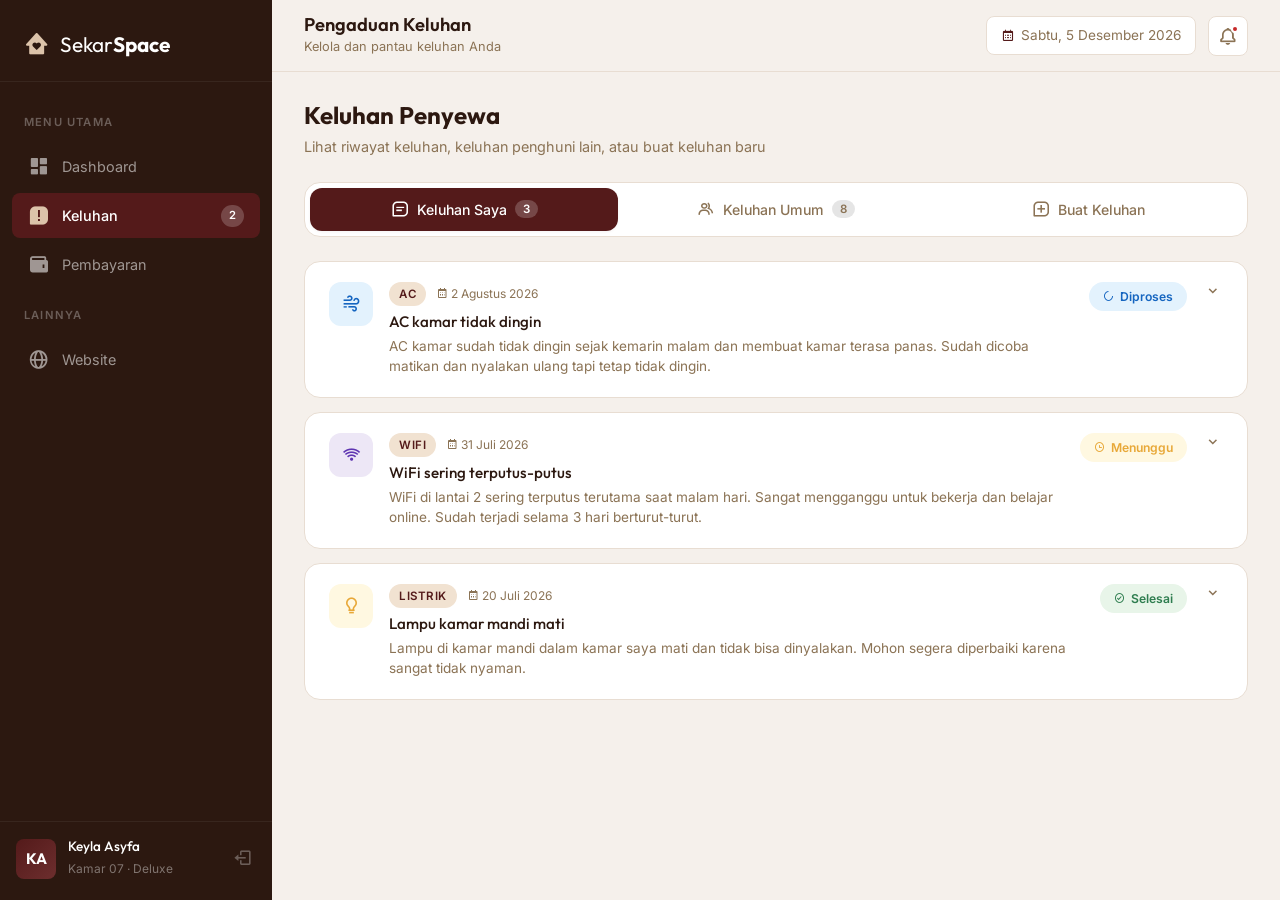
<file: user/complaint/index.html>
<!DOCTYPE html>
<html lang="id">
<head>
    <meta charset="UTF-8">
    <meta name="viewport" content="width=device-width, initial-scale=1.0">
    <meta name="description" content="Keluhan Penyewa Sekar Space - Lihat riwayat keluhan, keluhan umum, dan buat keluhan baru.">
    <title>Keluhan — Sekar Space</title>

    <!-- Google Fonts -->
    <link rel="preconnect" href="https://fonts.googleapis.com">
    <link rel="preconnect" href="https://fonts.gstatic.com" crossorigin>
    <link href="https://fonts.googleapis.com/css2?family=Outfit:wght@300;400;500;600;700&family=Inter:wght@300;400;500;600&display=swap" rel="stylesheet">

    <!-- Boxicons -->
    <link href="https://unpkg.com/boxicons@2.1.4/css/boxicons.min.css" rel="stylesheet">

    <link rel="stylesheet" href="../user-dashboard.css">
</head>
<body>
    <div class="dashboard-layout">
        <!-- ========== SIDEBAR ========== -->
        <aside class="sidebar" id="sidebar">
            <div class="sidebar-header">
                <a href="../../index.html" class="sidebar-logo">
                    <i class='bx bxs-home-heart'></i>
                    <span>Sekar<strong>Space</strong></span>
                </a>
            </div>

            <nav class="sidebar-nav" aria-label="Menu Dashboard">
                <span class="nav-section-title">Menu Utama</span>
                <a href="../index.html" class="sidebar-link" id="navDashboard">
                    <i class='bx bxs-dashboard'></i>
                    <span>Dashboard</span>
                </a>
                <a href="index.html" class="sidebar-link active" id="navComplaint">
                    <i class='bx bxs-message-square-error'></i>
                    <span>Keluhan</span>
                    <span class="badge-count">2</span>
                </a>
                <a href="../payments/index.html" class="sidebar-link" id="navPayment">
                    <i class='bx bxs-wallet'></i>
                    <span>Pembayaran</span>
                </a>

                <span class="nav-section-title">Lainnya</span>
                <a href="../../index.html" class="sidebar-link" id="navLanding">
                    <i class='bx bx-globe'></i>
                    <span>Website</span>
                </a>
            </nav>

            <div class="sidebar-profile">
                <div class="profile-avatar">KA</div>
                <div class="profile-info">
                    <h4>Keyla Asyfa</h4>
                    <span>Kamar 07 · Deluxe</span>
                </div>
                <button class="logout-btn" title="Keluar" id="btnLogout">
                    <i class='bx bx-log-out'></i>
                </button>
            </div>
        </aside>

        <!-- Mobile Overlay -->
        <div class="sidebar-overlay" id="sidebarOverlay"></div>

        <!-- ========== MAIN CONTENT ========== -->
        <main class="main-content">
            <!-- Top Header -->
            <header class="top-header">
                <div class="header-left">
                    <button class="mobile-toggle" id="mobileToggle" aria-label="Toggle sidebar">
                        <i class='bx bx-menu'></i>
                    </button>
                    <div class="header-greeting">
                        <h1>Pengaduan Keluhan</h1>
                        <p>Kelola dan pantau keluhan Anda</p>
                    </div>
                </div>
                <div class="header-right">
                    <div class="header-date" id="currentDate">
                        <i class='bx bx-calendar'></i>
                        <span>-</span>
                    </div>
                    <button class="header-btn" id="btnNotification" title="Notifikasi">
                        <i class='bx bx-bell'></i>
                        <span class="notif-dot"></span>
                    </button>
                </div>
            </header>

            <!-- Page Content -->
            <div class="page-content">
                <!-- Page Title -->
                <div class="page-title-section animate-in">
                    <h1>Keluhan Penyewa</h1>
                    <p>Lihat riwayat keluhan, keluhan penghuni lain, atau buat keluhan baru</p>
                </div>

                <!-- ===== TAB NAVIGATION ===== -->
                <div class="tabs-container animate-in">
                    <div class="tabs-nav" role="tablist" aria-label="Tab keluhan">
                        <button class="tab-btn active" role="tab" aria-selected="true" aria-controls="tabMyComplaints" data-tab="my-complaints" id="tabBtnMy">
                            <i class='bx bx-message-square-detail'></i>
                            Keluhan Saya
                            <span class="tab-count">3</span>
                        </button>
                        <button class="tab-btn" role="tab" aria-selected="false" aria-controls="tabPublicComplaints" data-tab="public-complaints" id="tabBtnPublic">
                            <i class='bx bx-group'></i>
                            Keluhan Umum
                            <span class="tab-count">8</span>
                        </button>
                        <button class="tab-btn" role="tab" aria-selected="false" aria-controls="tabNewComplaint" data-tab="new-complaint" id="tabBtnNew">
                            <i class='bx bx-message-square-add'></i>
                            Buat Keluhan
                        </button>
                    </div>
                </div>

                <!-- ===== TAB 1: KELUHAN SAYA ===== -->
                <div class="tab-content active" id="tabMyComplaints" role="tabpanel">
                    <div class="complaint-list">
                        <!-- Complaint 1 — Diproses -->
                        <div class="complaint-card" id="complaint1">
                            <div class="complaint-card-main" onclick="toggleComplaint('complaint1')">
                                <div class="complaint-category-icon cat-ac">
                                    <i class='bx bx-wind'></i>
                                </div>
                                <div class="complaint-body">
                                    <div class="complaint-body-top">
                                        <span class="complaint-category-tag">AC</span>
                                        <span class="complaint-date"><i class='bx bx-calendar'></i> 2 Agustus 2026</span>
                                    </div>
                                    <h4>AC kamar tidak dingin</h4>
                                    <p>AC kamar sudah tidak dingin sejak kemarin malam dan membuat kamar terasa panas. Sudah dicoba matikan dan nyalakan ulang tapi tetap tidak dingin.</p>
                                </div>
                                <div class="complaint-status">
                                    <span class="status-badge status-process">
                                        <i class='bx bx-loader-alt'></i> Diproses
                                    </span>
                                </div>
                                <i class='bx bx-chevron-down complaint-expand'></i>
                            </div>
                            <div class="complaint-reply">
                                <div class="reply-box">
                                    <div class="reply-label">
                                        <i class='bx bxs-user-badge'></i> Balasan Admin
                                    </div>
                                    <p>Terima kasih atas laporannya. Teknisi kami akan datang besok pagi (3 Agustus) pukul 09.00 untuk memeriksa AC kamar Anda. Mohon pastikan kamar dalam keadaan bisa diakses.</p>
                                    <span class="reply-time">2 Agustus 2026, 14:30</span>
                                </div>
                            </div>
                        </div>

                        <!-- Complaint 2 — Menunggu -->
                        <div class="complaint-card" id="complaint2">
                            <div class="complaint-card-main" onclick="toggleComplaint('complaint2')">
                                <div class="complaint-category-icon cat-wifi">
                                    <i class='bx bx-wifi'></i>
                                </div>
                                <div class="complaint-body">
                                    <div class="complaint-body-top">
                                        <span class="complaint-category-tag">WiFi</span>
                                        <span class="complaint-date"><i class='bx bx-calendar'></i> 31 Juli 2026</span>
                                    </div>
                                    <h4>WiFi sering terputus-putus</h4>
                                    <p>WiFi di lantai 2 sering terputus terutama saat malam hari. Sangat mengganggu untuk bekerja dan belajar online. Sudah terjadi selama 3 hari berturut-turut.</p>
                                </div>
                                <div class="complaint-status">
                                    <span class="status-badge status-waiting">
                                        <i class='bx bx-time'></i> Menunggu
                                    </span>
                                </div>
                                <i class='bx bx-chevron-down complaint-expand'></i>
                            </div>
                            <div class="complaint-reply">
                                <div class="no-reply">
                                    <i class='bx bx-info-circle'></i>
                                    Belum ada balasan dari admin. Keluhan Anda sedang dalam antrian.
                                </div>
                            </div>
                        </div>

                        <!-- Complaint 3 — Selesai -->
                        <div class="complaint-card" id="complaint3">
                            <div class="complaint-card-main" onclick="toggleComplaint('complaint3')">
                                <div class="complaint-category-icon cat-listrik">
                                    <i class='bx bx-bulb'></i>
                                </div>
                                <div class="complaint-body">
                                    <div class="complaint-body-top">
                                        <span class="complaint-category-tag">Listrik</span>
                                        <span class="complaint-date"><i class='bx bx-calendar'></i> 20 Juli 2026</span>
                                    </div>
                                    <h4>Lampu kamar mandi mati</h4>
                                    <p>Lampu di kamar mandi dalam kamar saya mati dan tidak bisa dinyalakan. Mohon segera diperbaiki karena sangat tidak nyaman.</p>
                                </div>
                                <div class="complaint-status">
                                    <span class="status-badge status-done">
                                        <i class='bx bx-check-circle'></i> Selesai
                                    </span>
                                </div>
                                <i class='bx bx-chevron-down complaint-expand'></i>
                            </div>
                            <div class="complaint-reply">
                                <div class="reply-box">
                                    <div class="reply-label">
                                        <i class='bx bxs-user-badge'></i> Balasan Admin
                                    </div>
                                    <p>Lampu kamar mandi sudah diganti dengan yang baru. Mohon cek apakah sudah berfungsi dengan baik. Terima kasih atas laporannya.</p>
                                    <span class="reply-time">21 Juli 2026, 10:15</span>
                                </div>
                            </div>
                        </div>
                    </div>
                </div>

                <!-- ===== TAB 2: KELUHAN UMUM ===== -->
                <div class="tab-content" id="tabPublicComplaints" role="tabpanel">
                    <div class="complaint-list">
                        <!-- Community 1 -->
                        <div class="community-complaint-card">
                            <div class="community-top">
                                <span class="complaint-category-tag">Kebersihan</span>
                                <span class="status-badge status-process">
                                    <i class='bx bx-loader-alt'></i> Diproses
                                </span>
                                <span class="complaint-date" style="margin-left: auto;"><i class='bx bx-calendar'></i> 3 Agustus 2026</span>
                            </div>
                            <h4>Area dapur bersama kurang bersih</h4>
                            <p>Dapur bersama di lantai 1 sering kotor terutama di area kompor dan wastafel. Mohon dibersihkan lebih sering atau dibuat jadwal piket.</p>
                            <div class="community-top" style="margin-top: 12px;">
                                <span class="anon-badge">
                                    <i class='bx bxs-user-circle'></i> Penghuni Anonim
                                </span>
                            </div>
                        </div>

                        <!-- Community 2 -->
                        <div class="community-complaint-card">
                            <div class="community-top">
                                <span class="complaint-category-tag">Air</span>
                                <span class="status-badge status-done">
                                    <i class='bx bx-check-circle'></i> Selesai
                                </span>
                                <span class="complaint-date" style="margin-left: auto;"><i class='bx bx-calendar'></i> 30 Juli 2026</span>
                            </div>
                            <h4>Air di kamar mandi lantai 2 kecil</h4>
                            <p>Debit air di kamar mandi bersama lantai 2 sangat kecil, terutama saat pagi hari. Mandi jadi memakan waktu lama.</p>
                            <div class="community-top" style="margin-top: 12px;">
                                <span class="anon-badge">
                                    <i class='bx bxs-user-circle'></i> Penghuni Anonim
                                </span>
                            </div>
                        </div>

                        <!-- Community 3 -->
                        <div class="community-complaint-card">
                            <div class="community-top">
                                <span class="complaint-category-tag">WiFi</span>
                                <span class="status-badge status-waiting">
                                    <i class='bx bx-time'></i> Menunggu
                                </span>
                                <span class="complaint-date" style="margin-left: auto;"><i class='bx bx-calendar'></i> 29 Juli 2026</span>
                            </div>
                            <h4>WiFi di lantai 3 sering mati</h4>
                            <p>WiFi di lantai 3 sering mati tiba-tiba, terutama di malam hari. Sangat mengganggu karena saya harus bekerja online dari kamar.</p>
                            <div class="community-top" style="margin-top: 12px;">
                                <span class="anon-badge">
                                    <i class='bx bxs-user-circle'></i> Penghuni Anonim
                                </span>
                            </div>
                        </div>

                        <!-- Community 4 -->
                        <div class="community-complaint-card">
                            <div class="community-top">
                                <span class="complaint-category-tag">Listrik</span>
                                <span class="status-badge status-done">
                                    <i class='bx bx-check-circle'></i> Selesai
                                </span>
                                <span class="complaint-date" style="margin-left: auto;"><i class='bx bx-calendar'></i> 25 Juli 2026</span>
                            </div>
                            <h4>Stop kontak di kamar tidak berfungsi</h4>
                            <p>Stop kontak di dekat meja belajar tidak berfungsi. Sudah dicoba berbagai charger tapi tetap tidak ada aliran listrik.</p>
                            <div class="community-top" style="margin-top: 12px;">
                                <span class="anon-badge">
                                    <i class='bx bxs-user-circle'></i> Penghuni Anonim
                                </span>
                            </div>
                        </div>

                        <!-- Community 5 -->
                        <div class="community-complaint-card">
                            <div class="community-top">
                                <span class="complaint-category-tag">AC</span>
                                <span class="status-badge status-done">
                                    <i class='bx bx-check-circle'></i> Selesai
                                </span>
                                <span class="complaint-date" style="margin-left: auto;"><i class='bx bx-calendar'></i> 22 Juli 2026</span>
                            </div>
                            <h4>AC berbunyi aneh saat dinyalakan</h4>
                            <p>AC mengeluarkan bunyi berdengung keras saat pertama kali dinyalakan. Bunyi tersebut baru hilang setelah 15-20 menit.</p>
                            <div class="community-top" style="margin-top: 12px;">
                                <span class="anon-badge">
                                    <i class='bx bxs-user-circle'></i> Penghuni Anonim
                                </span>
                            </div>
                        </div>

                        <!-- Community 6 -->
                        <div class="community-complaint-card">
                            <div class="community-top">
                                <span class="complaint-category-tag">Kebersihan</span>
                                <span class="status-badge status-done">
                                    <i class='bx bx-check-circle'></i> Selesai
                                </span>
                                <span class="complaint-date" style="margin-left: auto;"><i class='bx bx-calendar'></i> 18 Juli 2026</span>
                            </div>
                            <h4>Toilet bersama lantai 1 bau</h4>
                            <p>Toilet bersama di lantai 1 sering mengeluarkan bau tidak sedap. Mohon diperiksa saluran air atau dibuatkan pengharum ruangan otomatis.</p>
                            <div class="community-top" style="margin-top: 12px;">
                                <span class="anon-badge">
                                    <i class='bx bxs-user-circle'></i> Penghuni Anonim
                                </span>
                            </div>
                        </div>

                        <!-- Community 7 -->
                        <div class="community-complaint-card">
                            <div class="community-top">
                                <span class="complaint-category-tag">Lainnya</span>
                                <span class="status-badge status-process">
                                    <i class='bx bx-loader-alt'></i> Diproses
                                </span>
                                <span class="complaint-date" style="margin-left: auto;"><i class='bx bx-calendar'></i> 15 Juli 2026</span>
                            </div>
                            <h4>Pintu gerbang sering tidak terkunci</h4>
                            <p>Pintu gerbang depan beberapa kali ditemukan tidak terkunci saat malam hari. Mohon diperhatikan untuk keamanan penghuni.</p>
                            <div class="community-top" style="margin-top: 12px;">
                                <span class="anon-badge">
                                    <i class='bx bxs-user-circle'></i> Penghuni Anonim
                                </span>
                            </div>
                        </div>

                        <!-- Community 8 -->
                        <div class="community-complaint-card">
                            <div class="community-top">
                                <span class="complaint-category-tag">Air</span>
                                <span class="status-badge status-done">
                                    <i class='bx bx-check-circle'></i> Selesai
                                </span>
                                <span class="complaint-date" style="margin-left: auto;"><i class='bx bx-calendar'></i> 10 Juli 2026</span>
                            </div>
                            <h4>Keran air di wastafel dapur bocor</h4>
                            <p>Keran air di wastafel dapur bersama bocor dan menetes terus-menerus. Membuat lantai di sekitar wastafel selalu basah.</p>
                            <div class="community-top" style="margin-top: 12px;">
                                <span class="anon-badge">
                                    <i class='bx bxs-user-circle'></i> Penghuni Anonim
                                </span>
                            </div>
                        </div>
                    </div>
                </div>

                <!-- ===== TAB 3: BUAT KELUHAN ===== -->
                <div class="tab-content" id="tabNewComplaint" role="tabpanel">
                    <div class="complaint-form-wrapper animate-in">
                        <div class="form-header">
                            <h3><i class='bx bx-message-square-add' style="vertical-align: middle; margin-right: 6px; color: var(--primary);"></i> Formulir Keluhan Baru</h3>
                            <p>Isi formulir di bawah untuk menyampaikan keluhan Anda. Admin akan merespons secepat mungkin.</p>
                        </div>

                        <form id="complaintForm" onsubmit="submitComplaint(event)">
                            <div class="form-group">
                                <label for="complaintCategory">Kategori Keluhan <span class="required">*</span></label>
                                <select class="form-select" id="complaintCategory" required>
                                    <option value="" disabled selected>Pilih kategori keluhan</option>
                                    <option value="ac">🌬️ AC / Pendingin Ruangan</option>
                                    <option value="listrik">💡 Listrik</option>
                                    <option value="air">💧 Air</option>
                                    <option value="wifi">📶 WiFi / Internet</option>
                                    <option value="kebersihan">🧹 Kebersihan</option>
                                    <option value="lainnya">📋 Lainnya</option>
                                </select>
                            </div>

                            <div class="form-group">
                                <label for="complaintSubject">Judul Keluhan <span class="required">*</span></label>
                                <input type="text" class="form-input" id="complaintSubject" placeholder="Contoh: AC kamar tidak dingin" required>
                            </div>

                            <div class="form-group">
                                <label for="complaintDesc">Deskripsi Keluhan <span class="required">*</span></label>
                                <textarea class="form-textarea" id="complaintDesc" placeholder="Jelaskan keluhan Anda secara detail. Sertakan informasi seperti lokasi, waktu kejadian, dan dampak yang dirasakan..." required></textarea>
                            </div>

                            <div class="form-group">
                                <label>Lampiran Foto (Opsional)</label>
                                <div class="file-upload-zone" id="fileUploadZone" onclick="document.getElementById('fileInput').click()">
                                    <i class='bx bx-cloud-upload'></i>
                                    <p>Klik atau seret file ke sini untuk mengunggah</p>
                                    <span>Format: JPG, PNG, WEBP · Maks. 5MB</span>
                                    <input type="file" id="fileInput" accept="image/*">
                                </div>
                                <p id="fileName" style="font-size: 0.82rem; color: var(--success); margin-top: 8px; display: none;">
                                    <i class='bx bx-check-circle'></i> <span></span>
                                </p>
                            </div>

                            <div class="form-actions">
                                <button type="submit" class="btn btn-primary btn-lg" id="btnSubmitComplaint">
                                    <i class='bx bx-send'></i>
                                    Kirim Keluhan
                                </button>
                                <button type="reset" class="btn btn-outline" id="btnResetComplaint" onclick="resetFileUpload()">
                                    <i class='bx bx-reset'></i>
                                    Reset
                                </button>
                            </div>
                        </form>
                    </div>
                </div>

            </div>
        </main>
    </div>

    <!-- Toast Notification -->
    <div class="toast toast-success" id="toast">
        <i class='bx bx-check-circle'></i>
        <span id="toastMessage">Keluhan berhasil dikirim!</span>
    </div>

    <script>
        // ===== SIDEBAR TOGGLE (Mobile) =====
        const mobileToggle = document.getElementById('mobileToggle');
        const sidebar = document.getElementById('sidebar');
        const sidebarOverlay = document.getElementById('sidebarOverlay');

        function toggleSidebar() {
            sidebar.classList.toggle('show');
            sidebarOverlay.classList.toggle('show');
        }

        mobileToggle.addEventListener('click', toggleSidebar);
        sidebarOverlay.addEventListener('click', toggleSidebar);

        // ===== CURRENT DATE =====
        function updateDate() {
            const now = new Date();
            const options = { weekday: 'long', day: 'numeric', month: 'long', year: 'numeric' };
            const dateStr = now.toLocaleDateString('id-ID', options);
            document.querySelector('#currentDate span').textContent = dateStr;
        }
        updateDate();

        // ===== TAB NAVIGATION =====
        const tabBtns = document.querySelectorAll('.tab-btn');
        const tabContents = document.querySelectorAll('.tab-content');

        tabBtns.forEach(btn => {
            btn.addEventListener('click', () => {
                // Remove active from all
                tabBtns.forEach(b => {
                    b.classList.remove('active');
                    b.setAttribute('aria-selected', 'false');
                });
                tabContents.forEach(c => c.classList.remove('active'));

                // Activate clicked
                btn.classList.add('active');
                btn.setAttribute('aria-selected', 'true');

                const tabId = btn.getAttribute('data-tab');
                const panelMap = {
                    'my-complaints': 'tabMyComplaints',
                    'public-complaints': 'tabPublicComplaints',
                    'new-complaint': 'tabNewComplaint'
                };
                document.getElementById(panelMap[tabId]).classList.add('active');
            });
        });

        // ===== EXPAND COMPLAINT CARD =====
        function toggleComplaint(id) {
            const card = document.getElementById(id);
            card.classList.toggle('expanded');
        }

        // ===== FILE UPLOAD =====
        const fileInput = document.getElementById('fileInput');
        const fileNameDisplay = document.getElementById('fileName');

        fileInput.addEventListener('change', function() {
            if (this.files && this.files[0]) {
                fileNameDisplay.style.display = 'block';
                fileNameDisplay.querySelector('span').textContent = this.files[0].name;
            }
        });

        // Drag & Drop
        const dropZone = document.getElementById('fileUploadZone');

        dropZone.addEventListener('dragover', (e) => {
            e.preventDefault();
            dropZone.style.borderColor = 'var(--primary)';
            dropZone.style.background = 'var(--tertiary)';
        });

        dropZone.addEventListener('dragleave', () => {
            dropZone.style.borderColor = '';
            dropZone.style.background = '';
        });

        dropZone.addEventListener('drop', (e) => {
            e.preventDefault();
            dropZone.style.borderColor = '';
            dropZone.style.background = '';
            if (e.dataTransfer.files.length > 0) {
                fileInput.files = e.dataTransfer.files;
                fileNameDisplay.style.display = 'block';
                fileNameDisplay.querySelector('span').textContent = e.dataTransfer.files[0].name;
            }
        });

        function resetFileUpload() {
            fileNameDisplay.style.display = 'none';
        }

        // ===== SUBMIT COMPLAINT =====
        function submitComplaint(e) {
            e.preventDefault();

            const category = document.getElementById('complaintCategory').value;
            const subject = document.getElementById('complaintSubject').value;
            const desc = document.getElementById('complaintDesc').value;

            if (!category || !subject || !desc) return;

            // Show toast
            showToast('Keluhan berhasil dikirim! Admin akan segera merespons.');

            // Reset form
            e.target.reset();
            resetFileUpload();

            // Switch to "Keluhan Saya" tab after short delay
            setTimeout(() => {
                tabBtns.forEach(b => {
                    b.classList.remove('active');
                    b.setAttribute('aria-selected', 'false');
                });
                tabContents.forEach(c => c.classList.remove('active'));

                document.getElementById('tabBtnMy').classList.add('active');
                document.getElementById('tabBtnMy').setAttribute('aria-selected', 'true');
                document.getElementById('tabMyComplaints').classList.add('active');
            }, 1500);
        }

        // ===== TOAST =====
        function showToast(message) {
            const toast = document.getElementById('toast');
            document.getElementById('toastMessage').textContent = message;
            toast.classList.add('show');

            setTimeout(() => {
                toast.classList.remove('show');
            }, 4000);
        }

        // ===== CHECK URL PARAMS FOR TAB =====
        const urlParams = new URLSearchParams(window.location.search);
        const tabParam = urlParams.get('tab');
        if (tabParam) {
            const targetBtn = document.querySelector(`[data-tab="${tabParam}"]`);
            if (targetBtn) targetBtn.click();
        }
    </script>
</body>
</html>
</file>
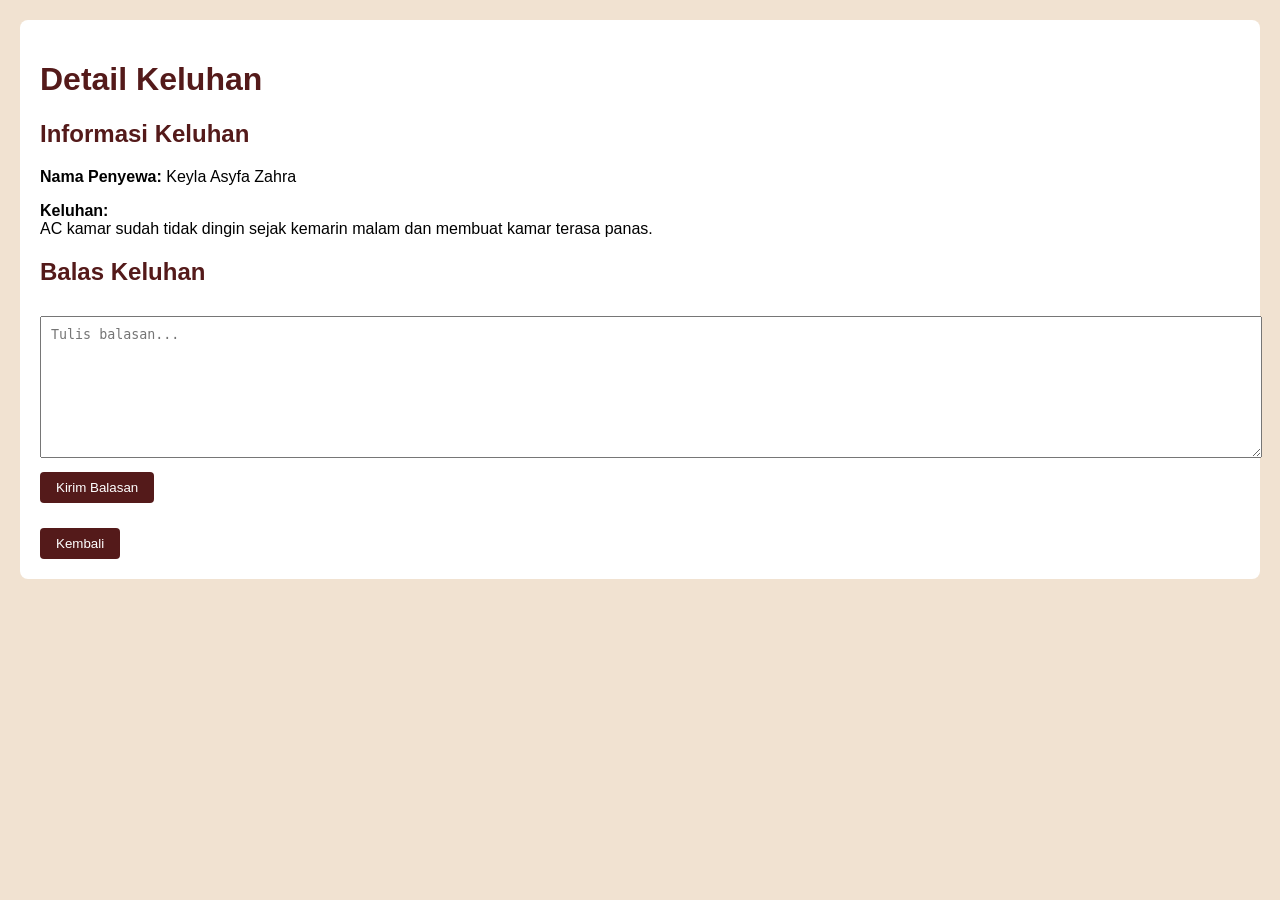
<file: admin/complaints/detail.html>
<!DOCTYPE html>
<html lang="id">

<head>
    <meta charset="UTF-8">
    <meta name="viewport" content="width=device-width, initial-scale=1.0">
    <title>Detail Keluhan - Sekar Space</title>

    <style>
        body {
            font-family: Arial, sans-serif;
            margin: 20px;
            background-color: #F1E2D1;
        }

        .container {
            background: white;
            padding: 20px;
            border-radius: 8px;
        }

        h1,
        h2 {
            color: #541A1A;
        }

        p {
            margin-bottom: 10px;
        }

        textarea {
            width: 100%;
            min-height: 120px;
            padding: 10px;
            margin-top: 10px;
        }

        button {
            margin-top: 10px;
            padding: 8px 16px;
            border: none;
            background-color: #541A1A;
            color: white;
            border-radius: 4px;
            cursor: pointer;
        }

        .back-btn {
            display: inline-block;
            margin-top: 15px;
            text-decoration: none;
        }
    </style>
</head>

<body>

    <main class="container">

        <h1>Detail Keluhan</h1>

        <section>
            <h2>Informasi Keluhan</h2>

            <p><strong>Nama Penyewa:</strong> Keyla Asyfa Zahra</p>

            <p>
                <strong>Keluhan:</strong><br>
                AC kamar sudah tidak dingin sejak kemarin malam dan membuat kamar terasa panas.
            </p>
        </section>

        <section>
            <h2>Balas Keluhan</h2>

            <form>
                <textarea placeholder="Tulis balasan..."></textarea>
                <br>
                <button type="submit">Kirim Balasan</button>
            </form>
        </section>

        <a href="index.html" class="back-btn">
            <button>Kembali</button>
        </a>

    </main>

</body>

</html>
</file>
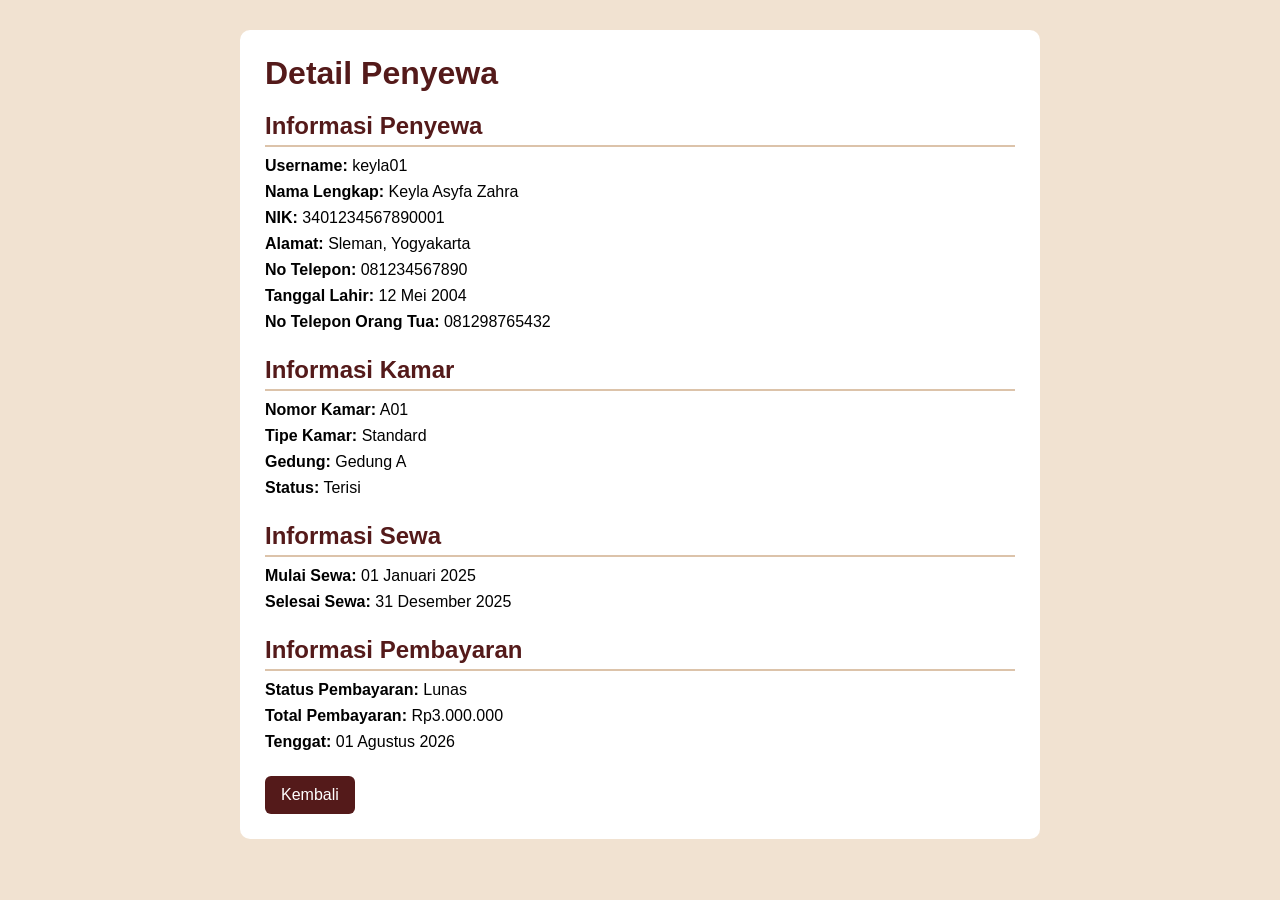
<file: admin/tenants/detail.html>
<!DOCTYPE html>
<html lang="id">

<head>
    <meta charset="UTF-8">
    <meta name="viewport" content="width=device-width, initial-scale=1.0">
    <title>Detail Penyewa - Sekar Space</title>

    <style>
        * {
            margin: 0;
            padding: 0;
            box-sizing: border-box;
            font-family: Arial, sans-serif;
        }

        body {
            background-color: #F1E2D1;
            padding: 30px;
        }

        .container {
            max-width: 800px;
            margin: auto;
            background: white;
            padding: 25px;
            border-radius: 10px;
        }

        h1 {
            color: #541A1A;
            margin-bottom: 20px;
        }

        .section {
            margin-bottom: 25px;
        }

        .section h2 {
            color: #541A1A;
            border-bottom: 2px solid #DCC3AA;
            padding-bottom: 5px;
            margin-bottom: 10px;
        }

        .info {
            margin-bottom: 8px;
        }

        .label {
            font-weight: bold;
        }

        .btn {
            display: inline-block;
            background: #541A1A;
            color: white;
            text-decoration: none;
            padding: 10px 16px;
            border-radius: 6px;
        }

        .btn:hover {
            opacity: 0.9;
        }
    </style>
</head>

<body>

    <main class="container">

        <h1>Detail Penyewa</h1>

        <section class="section">
            <h2>Informasi Penyewa</h2>

            <p class="info"><span class="label">Username:</span> keyla01</p>
            <p class="info"><span class="label">Nama Lengkap:</span> Keyla Asyfa Zahra</p>
            <p class="info"><span class="label">NIK:</span> 3401234567890001</p>
            <p class="info"><span class="label">Alamat:</span> Sleman, Yogyakarta</p>
            <p class="info"><span class="label">No Telepon:</span> 081234567890</p>
            <p class="info"><span class="label">Tanggal Lahir:</span> 12 Mei 2004</p>
            <p class="info"><span class="label">No Telepon Orang Tua:</span> 081298765432</p>
        </section>

        <section class="section">
            <h2>Informasi Kamar</h2>

            <p class="info"><span class="label">Nomor Kamar:</span> A01</p>
            <p class="info"><span class="label">Tipe Kamar:</span> Standard</p>
            <p class="info"><span class="label">Gedung:</span> Gedung A</p>
            <p class="info"><span class="label">Status:</span> Terisi</p>
        </section>

        <section class="section">
            <h2>Informasi Sewa</h2>

            <p class="info"><span class="label">Mulai Sewa:</span> 01 Januari 2025</p>
            <p class="info"><span class="label">Selesai Sewa:</span> 31 Desember 2025</p>
        </section>

        <section class="section">
            <h2>Informasi Pembayaran</h2>

            <p class="info"><span class="label">Status Pembayaran:</span> Lunas</p>
            <p class="info"><span class="label">Total Pembayaran:</span> Rp3.000.000</p>
            <p class="info"><span class="label">Tenggat:</span> 01 Agustus 2026</p>
        </section>

        <a href="index.html" class="btn">Kembali</a>

    </main>

</body>

</html>
</file>
<file: style.css>
/* ============================
   SEKAR SPACE — Landing Page
   Design System & Styles
   ============================ */

/* ===== CSS CUSTOM PROPERTIES ===== */
:root {
    /* Colors */
    --primary: #541A1A;
    --primary-light: #6d2e2e;
    --primary-dark: #3d1212;
    --secondary: #DCC3AA;
    --secondary-light: #e8d5c2;
    --tertiary: #F1E2D1;
    --tertiary-light: #f7efe5;
    --white: #FFFFFF;
    --off-white: #FDFBF9;
    --dark: #2C1810;
    --dark-soft: #4A3728;
    --text: #3D2B1F;
    --text-muted: #8B7355;
    --border: #E8DDD2;

    /* Typography */
    --font-heading: 'Outfit', sans-serif;
    --font-body: 'Inter', sans-serif;

    /* Spacing */
    --section-padding: 80px 0;
    --container-max: 1200px;
    --container-padding: 0 24px;

    /* Border Radius */
    --radius-sm: 8px;
    --radius-md: 12px;
    --radius-lg: 16px;
    --radius-xl: 24px;
    --radius-full: 9999px;

    /* Shadows */
    --shadow-sm: 0 1px 3px rgba(84, 26, 26, 0.06);
    --shadow-md: 0 4px 16px rgba(84, 26, 26, 0.08);
    --shadow-lg: 0 8px 32px rgba(84, 26, 26, 0.1);
    --shadow-xl: 0 16px 48px rgba(84, 26, 26, 0.12);

    /* Transitions */
    --transition-fast: 0.2s ease;
    --transition-base: 0.3s ease;
    --transition-smooth: 0.4s cubic-bezier(0.4, 0, 0.2, 1);
}

/* ===== RESET & BASE ===== */
*,
*::before,
*::after {
    margin: 0;
    padding: 0;
    box-sizing: border-box;
}

html {
    scroll-behavior: smooth;
    scroll-padding-top: 80px;
}

body {
    font-family: var(--font-body);
    font-size: 16px;
    line-height: 1.7;
    color: var(--text);
    background-color: var(--off-white);
    -webkit-font-smoothing: antialiased;
    -moz-osx-font-smoothing: grayscale;
    overflow-x: hidden;
}

h1, h2, h3, h4, h5, h6 {
    font-family: var(--font-heading);
    font-weight: 600;
    line-height: 1.2;
    color: var(--dark);
}

a {
    text-decoration: none;
    color: inherit;
    transition: color var(--transition-fast);
}

ul {
    list-style: none;
}

img {
    max-width: 100%;
    height: auto;
    display: block;
}

address {
    font-style: normal;
}

.container {
    max-width: var(--container-max);
    margin: 0 auto;
    padding: var(--container-padding);
}

/* ===== UTILITY CLASSES ===== */
.text-gradient {
    background: linear-gradient(135deg, var(--primary), var(--primary-light));
    -webkit-background-clip: text;
    -webkit-text-fill-color: transparent;
    background-clip: text;
}

/* ===== BUTTONS ===== */
.btn {
    display: inline-flex;
    align-items: center;
    gap: 8px;
    padding: 12px 28px;
    border: 2px solid transparent;
    border-radius: var(--radius-full);
    font-family: var(--font-body);
    font-size: 0.95rem;
    font-weight: 500;
    cursor: pointer;
    transition: all var(--transition-base);
    white-space: nowrap;
}

.btn i {
    font-size: 1.2rem;
}

.btn-primary {
    background: var(--primary);
    color: var(--white);
    border-color: var(--primary);
}

.btn-primary:hover {
    background: var(--primary-light);
    border-color: var(--primary-light);
    transform: translateY(-2px);
    box-shadow: 0 8px 24px rgba(84, 26, 26, 0.25);
}

.btn-outline {
    background: transparent;
    color: var(--primary);
    border-color: var(--primary);
}

.btn-outline:hover {
    background: var(--primary);
    color: var(--white);
    transform: translateY(-2px);
}

.btn-ghost {
    background: rgba(255, 255, 255, 0.15);
    color: var(--white);
    border-color: rgba(255, 255, 255, 0.3);
    backdrop-filter: blur(8px);
}

.btn-ghost:hover {
    background: rgba(255, 255, 255, 0.25);
    border-color: rgba(255, 255, 255, 0.5);
    transform: translateY(-2px);
}

.btn-sm {
    padding: 8px 20px;
    font-size: 0.875rem;
}

/* ===== HEADER / NAVBAR ===== */
.header {
    position: fixed;
    top: 0;
    left: 0;
    width: 100%;
    z-index: 1000;
    transition: all var(--transition-smooth);
    padding: 16px 0;
}

.header.scrolled {
    background: rgba(253, 251, 249, 0.95);
    backdrop-filter: blur(20px);
    -webkit-backdrop-filter: blur(20px);
    box-shadow: var(--shadow-md);
    padding: 8px 0;
}

.header.scrolled .nav-logo,
.header.scrolled .nav-link,
.header.scrolled .nav-toggle i {
    color: var(--dark);
}

.header.scrolled .nav-link:hover,
.header.scrolled .nav-link.active {
    color: var(--primary);
}

.navbar {
    max-width: var(--container-max);
    margin: 0 auto;
    padding: var(--container-padding);
    display: flex;
    align-items: center;
    justify-content: space-between;
}

.nav-logo {
    display: flex;
    align-items: center;
    gap: 10px;
    font-family: var(--font-heading);
    font-size: 1.4rem;
    font-weight: 500;
    color: var(--white);
    z-index: 1001;
}

.nav-logo i {
    font-size: 1.6rem;
    color: var(--secondary);
}

.nav-logo strong {
    font-weight: 700;
}

.nav-menu {
    display: flex;
    align-items: center;
    gap: 8px;
}

.nav-link {
    padding: 8px 18px;
    font-size: 0.925rem;
    font-weight: 400;
    color: rgba(255, 255, 255, 0.8);
    border-radius: var(--radius-full);
    transition: all var(--transition-fast);
    position: relative;
}

.nav-link:hover {
    color: var(--white);
}

.nav-link.active {
    color: var(--white);
    background: rgba(255, 255, 255, 0.12);
}

.header.scrolled .nav-link.active {
    background: rgba(84, 26, 26, 0.08);
}

.nav-actions {
    display: flex;
    align-items: center;
    gap: 12px;
    z-index: 1001;
}

.header:not(.scrolled) .btn-outline {
    color: var(--white);
    border-color: rgba(255, 255, 255, 0.4);
}

.header:not(.scrolled) .btn-outline:hover {
    background: var(--white);
    color: var(--primary);
    border-color: var(--white);
}

.nav-toggle {
    display: none;
    background: none;
    border: none;
    cursor: pointer;
    font-size: 1.6rem;
    color: var(--white);
    padding: 4px;
}

/* ===== HERO SECTION ===== */
.hero {
    position: relative;
    min-height: 100vh;
    min-height: 100svh;
    display: flex;
    align-items: center;
    justify-content: center;
    background: url('assets/images/hero-bg.png') center / cover no-repeat;
    padding: 120px 24px 80px;
    overflow: hidden;
}

.hero-overlay {
    position: absolute;
    inset: 0;
    background: linear-gradient(
        135deg,
        rgba(84, 26, 26, 0.88) 0%,
        rgba(84, 26, 26, 0.72) 40%,
        rgba(61, 18, 18, 0.65) 100%
    );
    z-index: 1;
}

/* Decorative floating orbs on hero */
.hero::before,
.hero::after {
    content: '';
    position: absolute;
    border-radius: 50%;
    z-index: 1;
    pointer-events: none;
}

.hero::before {
    width: 400px;
    height: 400px;
    background: radial-gradient(circle, rgba(220, 195, 170, 0.15) 0%, transparent 70%);
    top: -100px;
    right: -100px;
    animation: floatOrb 8s ease-in-out infinite;
}

.hero::after {
    width: 300px;
    height: 300px;
    background: radial-gradient(circle, rgba(241, 226, 209, 0.12) 0%, transparent 70%);
    bottom: -50px;
    left: -80px;
    animation: floatOrb 10s ease-in-out infinite reverse;
}

.hero-content {
    position: relative;
    z-index: 2;
    max-width: 720px;
    text-align: center;
}

.hero-badge {
    display: inline-flex;
    align-items: center;
    gap: 8px;
    padding: 6px 16px;
    background: rgba(220, 195, 170, 0.2);
    border: 1px solid rgba(220, 195, 170, 0.3);
    border-radius: var(--radius-full);
    color: var(--secondary);
    font-size: 0.85rem;
    font-weight: 500;
    margin-bottom: 16px;
    backdrop-filter: blur(8px);
    animation: fadeInDown 0.8s ease forwards;
}

.hero-badge i {
    font-size: 0.9rem;
    color: var(--secondary);
}

.hero h1 {
    font-size: clamp(2.2rem, 4.5vw, 3.4rem);
    font-weight: 700;
    color: var(--white);
    line-height: 1.15;
    margin-bottom: 14px;
    animation: fadeInUp 0.8s ease 0.15s both;
    text-shadow: 0 2px 24px rgba(0, 0, 0, 0.15);
}

.hero h1 .text-gradient {
    background: linear-gradient(135deg, var(--secondary), var(--tertiary));
    -webkit-background-clip: text;
    -webkit-text-fill-color: transparent;
    background-clip: text;
}

.hero-desc {
    font-size: 1.05rem;
    color: rgba(255, 255, 255, 0.8);
    line-height: 1.6;
    margin-bottom: 24px;
    max-width: 560px;
    margin-left: auto;
    margin-right: auto;
    animation: fadeInUp 0.8s ease 0.3s both;
}

.hero-actions {
    display: flex;
    align-items: center;
    justify-content: center;
    gap: 16px;
    flex-wrap: wrap;
    margin-bottom: 36px;
    animation: fadeInUp 0.8s ease 0.45s both;
}

.hero-stats {
    display: flex;
    align-items: center;
    justify-content: center;
    gap: 32px;
    padding: 16px 36px;
    background: rgba(255, 255, 255, 0.08);
    border: 1px solid rgba(255, 255, 255, 0.12);
    border-radius: var(--radius-xl);
    backdrop-filter: blur(16px);
    animation: fadeInUp 0.8s ease 0.6s both;
}

.stat-item {
    text-align: center;
}

.stat-item strong {
    display: block;
    font-family: var(--font-heading);
    font-size: 1.6rem;
    font-weight: 700;
    color: var(--white);
}

.stat-item span {
    font-size: 0.8rem;
    color: rgba(255, 255, 255, 0.6);
    font-weight: 400;
}

.stat-divider {
    width: 1px;
    height: 40px;
    background: rgba(255, 255, 255, 0.15);
}

/* ===== SECTION COMMON ===== */
.section {
    padding: var(--section-padding);
    position: relative;
}

.section-header {
    text-align: center;
    max-width: 600px;
    margin: 0 auto 32px;
}

.section-tag {
    display: inline-block;
    padding: 4px 14px;
    background: var(--tertiary);
    color: var(--primary);
    font-size: 0.78rem;
    font-weight: 600;
    border-radius: var(--radius-full);
    letter-spacing: 0.5px;
    text-transform: uppercase;
    margin-bottom: 10px;
}

.section-header h2 {
    font-size: clamp(1.6rem, 3vw, 2.2rem);
    margin-bottom: 8px;
}

/* Animated underline accent on section headings */
.section-header h2::after {
    content: '';
    display: block;
    width: 50px;
    height: 3px;
    background: linear-gradient(90deg, var(--primary), var(--secondary));
    border-radius: 2px;
    margin: 8px auto 0;
    animation: shimmerLine 3s ease-in-out infinite;
}

.section-header p {
    color: var(--text-muted);
    font-size: 0.95rem;
}

/* ===== FACILITIES SECTION ===== */
.facilities {
    background: var(--white);
    overflow: hidden;
}

/* Decorative background orb */
.facilities::before {
    content: '';
    position: absolute;
    width: 500px;
    height: 500px;
    background: radial-gradient(circle, rgba(220, 195, 170, 0.08) 0%, transparent 70%);
    border-radius: 50%;
    top: -150px;
    left: -200px;
    pointer-events: none;
}

.facilities::after {
    content: '';
    position: absolute;
    width: 400px;
    height: 400px;
    background: radial-gradient(circle, rgba(241, 226, 209, 0.1) 0%, transparent 70%);
    border-radius: 50%;
    bottom: -100px;
    right: -150px;
    pointer-events: none;
}

.facilities-grid {
    display: grid;
    grid-template-columns: repeat(3, 1fr);
    gap: 16px;
    position: relative;
    z-index: 1;
}

.facility-card {
    padding: 24px 20px;
    background: var(--off-white);
    border: 1px solid var(--border);
    border-radius: var(--radius-lg);
    text-align: center;
    transition: all var(--transition-smooth);
    position: relative;
    overflow: hidden;
}

/* Gradient bottom accent on hover */
.facility-card::after {
    content: '';
    position: absolute;
    bottom: 0;
    left: 0;
    right: 0;
    height: 3px;
    background: linear-gradient(90deg, var(--primary), var(--secondary), var(--primary));
    background-size: 200% 100%;
    transform: scaleX(0);
    transition: transform var(--transition-smooth);
}

.facility-card:hover::after {
    transform: scaleX(1);
}

.facility-card:hover {
    transform: translateY(-6px);
    box-shadow: var(--shadow-lg);
    border-color: var(--secondary);
    background: var(--white);
}

.facility-icon {
    width: 52px;
    height: 52px;
    display: flex;
    align-items: center;
    justify-content: center;
    background: linear-gradient(135deg, var(--tertiary), var(--secondary-light));
    border-radius: var(--radius-md);
    margin: 0 auto 12px;
    transition: all var(--transition-base);
}

.facility-icon i {
    font-size: 1.5rem;
    color: var(--primary);
}

.facility-card:hover .facility-icon {
    background: linear-gradient(135deg, var(--primary), var(--primary-light));
    transform: scale(1.08) rotate(-5deg);
}

.facility-card:hover .facility-icon i {
    color: var(--white);
}

.facility-card h3 {
    font-size: 1.1rem;
    margin-bottom: 10px;
    color: var(--dark);
}

.facility-card p {
    font-size: 0.9rem;
    color: var(--text-muted);
    line-height: 1.6;
}

/* Staggered reveal delays for facility cards */
.facility-card.reveal:nth-child(1) { transition-delay: 0s; }
.facility-card.reveal:nth-child(2) { transition-delay: 0.08s; }
.facility-card.reveal:nth-child(3) { transition-delay: 0.16s; }
.facility-card.reveal:nth-child(4) { transition-delay: 0.24s; }
.facility-card.reveal:nth-child(5) { transition-delay: 0.32s; }
.facility-card.reveal:nth-child(6) { transition-delay: 0.4s; }

/* ===== ROOMS / ROOM TYPE COMPARISON ===== */
.rooms {
    background: var(--off-white);
    overflow: hidden;
}

/* Decorative gradient accent */
.rooms::before {
    content: '';
    position: absolute;
    width: 600px;
    height: 600px;
    background: radial-gradient(circle, rgba(84, 26, 26, 0.04) 0%, transparent 70%);
    border-radius: 50%;
    top: -200px;
    right: -200px;
    pointer-events: none;
}

.room-comparison {
    display: flex;
    align-items: stretch;
    gap: 24px;
    width: 100%;
}

.room-comparison-divider {
    display: flex;
    align-items: center;
    justify-content: center;
    flex-shrink: 0;
}

.room-comparison-divider span {
    writing-mode: vertical-lr;
    text-transform: uppercase;
    font-size: 0.78rem;
    font-weight: 600;
    color: var(--text-muted);
    letter-spacing: 2px;
    position: relative;
    padding: 20px 0;
}

.room-comparison-divider span::before,
.room-comparison-divider span::after {
    content: '';
    position: absolute;
    left: 50%;
    transform: translateX(-50%);
    width: 1px;
    height: 60px;
    background: linear-gradient(to bottom, transparent, var(--border), transparent);
}

.room-comparison-divider span::before {
    bottom: 100%;
}

.room-comparison-divider span::after {
    top: 100%;
}

.room-type-card {
    flex: 1;
    display: flex;
    flex-direction: column;
    align-items: center;
    text-align: center;
    padding: 16px 16px 28px;
    background: var(--white);
    border: 2px solid var(--border);
    border-radius: var(--radius-xl);
    transition: all var(--transition-smooth);
    position: relative;
    overflow: hidden;
    cursor: pointer;
    text-decoration: none;
    color: inherit;
}

.room-type-card::before {
    content: '';
    position: absolute;
    inset: 0;
    background: linear-gradient(135deg, transparent 60%, rgba(220, 195, 170, 0.12));
    opacity: 0;
    transition: opacity var(--transition-base);
    pointer-events: none;
}

.room-type-card:hover {
    transform: translateY(-8px);
    border-color: var(--secondary);
    box-shadow: var(--shadow-xl);
}

.room-type-card:hover::before {
    opacity: 1;
}

.room-type-premium {
    border-color: var(--secondary);
    background: linear-gradient(180deg, var(--white) 0%, var(--tertiary-light) 100%);
}

.room-type-premium:hover {
    border-color: var(--primary);
    box-shadow: 0 16px 48px rgba(84, 26, 26, 0.18);
}

.room-type-badge-float {
    position: absolute;
    top: 26px;
    right: 26px;
    display: inline-flex;
    align-items: center;
    gap: 4px;
    padding: 6px 14px;
    background: linear-gradient(135deg, #E8A838, #D4912A);
    color: var(--white);
    font-size: 0.75rem;
    font-weight: 600;
    border-radius: var(--radius-full);
    z-index: 3;
    box-shadow: 0 4px 12px rgba(212, 145, 42, 0.35);
    animation: pulse-badge 2s ease-in-out infinite;
}

@keyframes pulse-badge {
    0%, 100% { transform: scale(1); }
    50% { transform: scale(1.06); }
}

/* Image Banner & Icon Badge */
.room-type-image-wrapper {
    width: 100%;
    height: 180px;
    position: relative;
    border-radius: var(--radius-lg);
    overflow: hidden;
    margin-bottom: 20px;
}

.room-type-img {
    width: 100%;
    height: 100%;
    object-fit: cover;
    transition: transform 0.6s cubic-bezier(0.25, 1, 0.5, 1), filter 0.4s ease;
}

.room-type-img-overlay {
    position: absolute;
    inset: 0;
    background: linear-gradient(to top, rgba(44, 24, 16, 0.35) 0%, transparent 60%);
    transition: opacity 0.4s ease;
}

.room-type-icon-badge {
    position: absolute;
    bottom: 12px;
    right: 12px;
    width: 42px;
    height: 42px;
    display: flex;
    align-items: center;
    justify-content: center;
    background: rgba(255, 255, 255, 0.9);
    backdrop-filter: blur(8px);
    border-radius: var(--radius-md);
    color: var(--primary);
    font-size: 1.3rem;
    box-shadow: 0 4px 12px rgba(0, 0, 0, 0.15);
    transition: all 0.4s ease;
    z-index: 2;
}

.room-type-card:hover .room-type-img {
    transform: scale(1.08);
    filter: brightness(1.05);
}

.room-type-card:hover .room-type-icon-badge {
    background: var(--primary);
    color: var(--white);
    transform: scale(1.1) rotate(-6deg);
    box-shadow: 0 6px 18px rgba(84, 26, 26, 0.3);
}

.room-type-card:hover .room-type-glow {
    opacity: 1;
}

.room-type-content {
    position: relative;
    z-index: 1;
    width: 100%;
}

.room-type-tag {
    display: inline-block;
    padding: 4px 14px;
    background: var(--tertiary);
    color: var(--primary);
    font-size: 0.72rem;
    font-weight: 600;
    border-radius: var(--radius-full);
    text-transform: uppercase;
    letter-spacing: 0.5px;
    margin-bottom: 12px;
}

.tag-premium {
    background: linear-gradient(135deg, var(--primary), var(--primary-light));
    color: var(--white);
}

.room-type-content h3 {
    font-size: 1.2rem;
    margin-bottom: 8px;
    color: var(--dark);
}

.room-type-desc {
    font-size: 0.85rem;
    color: var(--text-muted);
    line-height: 1.5;
    margin-bottom: 16px;
}

.room-type-features {
    text-align: left;
    margin-bottom: 16px;
    padding-bottom: 16px;
    border-bottom: 1px solid var(--border);
}

.room-type-features li {
    display: flex;
    align-items: center;
    gap: 10px;
    font-size: 0.88rem;
    color: var(--text);
    padding: 6px 0;
}

.room-type-features li i {
    font-size: 1.1rem;
    color: #16A34A;
    flex-shrink: 0;
}

.room-type-price {
    margin-bottom: 16px;
}

.room-type-price .price-from {
    display: block;
    font-size: 0.78rem;
    color: var(--text-muted);
    margin-bottom: 2px;
}

.room-type-price strong {
    font-family: var(--font-heading);
    font-size: 1.5rem;
    font-weight: 700;
    color: var(--primary);
}

.room-type-price strong span {
    font-size: 0.85rem;
    font-weight: 400;
    color: var(--text-muted);
}


/* ===== FAQ SECTION ===== */
.faq {
    background: var(--off-white);
    position: relative;
}

.faq::before {
    content: '';
    position: absolute;
    top: -50px;
    right: 0;
    width: 300px;
    height: 300px;
    background: radial-gradient(circle, var(--secondary-light) 0%, transparent 70%);
    opacity: 0.5;
    z-index: 0;
}

.faq .container {
    position: relative;
    z-index: 1;
}

.faq-grid {
    display: grid;
    grid-template-columns: 1fr 1.3fr;
    gap: 60px;
    align-items: flex-start;
}

@media (max-width: 992px) {
    .faq-grid {
        grid-template-columns: 1fr;
        gap: 40px;
    }
}

.faq-intro {
    position: sticky;
    top: 100px;
}

.faq-intro h2 {
    font-size: clamp(2rem, 4vw, 2.8rem);
    margin: 16px 0 20px;
    line-height: 1.2;
}

.faq-intro p {
    color: var(--text-muted);
    font-size: 1.05rem;
    line-height: 1.7;
    margin-bottom: 32px;
}

.faq-support-card {
    background: linear-gradient(135deg, var(--white), var(--tertiary-light));
    border: 1px solid var(--border);
    border-radius: var(--radius-lg);
    padding: 24px;
    display: flex;
    align-items: flex-start;
    gap: 20px;
    box-shadow: var(--shadow-sm);
}

.support-icon {
    width: 50px;
    height: 50px;
    min-width: 50px;
    background: var(--primary);
    color: var(--white);
    border-radius: var(--radius-md);
    display: flex;
    align-items: center;
    justify-content: center;
    font-size: 1.8rem;
}

.support-text h4 {
    font-size: 1.1rem;
    color: var(--dark);
    margin-bottom: 6px;
}

.support-text p {
    font-size: 0.9rem;
    color: var(--text-muted);
    margin-bottom: 16px;
}

.faq-container {
    display: flex;
    flex-direction: column;
    gap: 20px;
}

.faq-item {
    background: var(--white);
    border: 1px solid var(--border);
    border-radius: var(--radius-lg);
    overflow: hidden;
    transition: all var(--transition-base);
    box-shadow: var(--shadow-sm);
}

.faq-item:hover {
    border-color: var(--secondary);
    box-shadow: var(--shadow-md);
    transform: translateY(-2px);
}

.faq-item.active {
    border-color: var(--primary);
    box-shadow: 0 10px 30px rgba(84, 26, 26, 0.08);
    transform: translateY(-2px);
}

.faq-question {
    width: 100%;
    text-align: left;
    padding: 24px 28px;
    background: transparent;
    border: none;
    display: flex;
    align-items: center;
    justify-content: space-between;
    cursor: pointer;
    font-family: var(--font-body);
    transition: all var(--transition-base);
}

.faq-q-text {
    display: flex;
    align-items: center;
    gap: 16px;
}

.faq-number {
    font-family: var(--font-heading);
    font-size: 1.2rem;
    font-weight: 700;
    color: var(--secondary);
    transition: color var(--transition-base);
}

.faq-item.active .faq-number {
    color: var(--primary);
}

.faq-question h3 {
    font-size: 1.1rem;
    font-weight: 600;
    color: var(--dark);
    margin: 0;
    line-height: 1.4;
    transition: color var(--transition-base);
}

.faq-item.active .faq-question h3 {
    color: var(--primary);
}

.faq-icon-wrapper {
    width: 36px;
    height: 36px;
    min-width: 36px;
    display: flex;
    align-items: center;
    justify-content: center;
    background: var(--tertiary-light);
    border-radius: 50%;
    color: var(--primary);
    transition: all var(--transition-base);
}

.faq-icon-wrapper i {
    font-size: 1.5rem;
    transition: transform var(--transition-base);
}

.faq-item:hover .faq-icon-wrapper {
    background: var(--secondary-light);
}

.faq-item.active .faq-icon-wrapper {
    background: var(--primary);
    color: var(--white);
}

.faq-item.active .faq-icon-wrapper i {
    transform: rotate(45deg);
}

/* Smooth Accordion Animation */
.faq-answer {
    display: grid;
    grid-template-rows: 0fr;
    transition: grid-template-rows 0.4s cubic-bezier(0.4, 0, 0.2, 1);
    background: var(--white);
}

.faq-item.active .faq-answer {
    grid-template-rows: 1fr;
    border-top: 1px dashed var(--border);
}

.faq-answer-inner {
    overflow: hidden;
}

.faq-answer-inner > p,
.faq-answer-inner > ul {
    padding: 24px 28px;
    margin: 0;
    color: var(--text-muted);
    font-size: 0.95rem;
    line-height: 1.7;
}

.faq-list {
    list-style-type: none;
    display: flex;
    flex-direction: column;
    gap: 12px;
}

.faq-list li {
    position: relative;
    padding-left: 28px;
}

.faq-list li::before {
    content: "•";
    position: absolute;
    left: 8px;
    top: -2px;
    color: var(--primary);
    font-size: 1.5rem;
    line-height: 1;
}

.faq-list li strong {
    color: var(--dark);
    font-weight: 600;
}
=======
.room-type-cta {
    display: inline-flex;
    align-items: center;
    gap: 8px;
    padding: 12px 28px;
    background: var(--primary);
    color: var(--white);
    border-radius: var(--radius-full);
    font-size: 0.9rem;
    font-weight: 500;
    transition: all var(--transition-base);
}

.room-type-card:hover .room-type-cta {
    background: var(--primary-light);
    gap: 14px;
    box-shadow: 0 8px 24px rgba(84, 26, 26, 0.25);
}

.room-type-cta i {
    font-size: 1.2rem;
    transition: transform var(--transition-base);
}

.room-type-card:hover .room-type-cta i {
    transform: translateX(4px);
}

/* Room type card reveal delays */
.room-type-card.reveal:nth-child(1) { transition-delay: 0s; }
.room-type-card.reveal:nth-child(3) { transition-delay: 0.15s; }


/* ===== CONTACT SECTION ===== */
.contact {
    background: var(--white);
}

.contact-grid {
    display: grid;
    grid-template-columns: 1fr 1.4fr;
    gap: 28px;
    align-items: stretch;
}

.contact-info-wrapper {
    display: flex;
    flex-direction: column;
    gap: 16px;
}

.contact-details {
    display: grid;
    grid-template-columns: 1fr 1fr;
    gap: 12px;
}

.contact-item {
    display: flex;
    align-items: flex-start;
    gap: 10px;
    padding: 14px;
    background: var(--off-white);
    border: 1px solid var(--border);
    border-radius: var(--radius-md);
    transition: all var(--transition-base);
}

.contact-item:hover {
    border-color: var(--secondary);
    box-shadow: var(--shadow-sm);
}

.contact-icon {
    width: 36px;
    height: 36px;
    min-width: 36px;
    display: flex;
    align-items: center;
    justify-content: center;
    background: linear-gradient(135deg, var(--tertiary), var(--secondary-light));
    border-radius: var(--radius-sm);
}

.contact-icon i {
    font-size: 1rem;
    color: var(--primary);
}

.contact-item h3 {
    font-size: 0.8rem;
    margin-bottom: 2px;
    color: var(--dark);
}

.contact-item p {
    font-size: 0.78rem;
    color: var(--text-muted);
    line-height: 1.4;
}

.contact-item a {
    color: var(--primary);
}

.contact-item a:hover {
    text-decoration: underline;
}

.contact-map {
    min-height: 100%;
    border-radius: var(--radius-lg);
    overflow: hidden;
    border: 1px solid var(--border);
    box-shadow: var(--shadow-md);
}

.contact-map iframe {
    display: block;
}

/* Contact CTA Buttons */
.contact-cta-group {
    display: grid;
    grid-template-columns: 1fr 1fr;
    gap: 12px;
}

.contact-cta-btn {
    display: inline-flex;
    align-items: center;
    justify-content: center;
    gap: 10px;
    padding: 14px 20px;
    border-radius: var(--radius-full);
    font-family: var(--font-heading);
    font-weight: 600;
    font-size: 0.92rem;
    color: var(--white);
    text-decoration: none;
    transition: all var(--transition-base);
}

.contact-cta-btn i {
    font-size: 1.35rem;
}

/* WhatsApp Button */
.cta-wa {
    background: linear-gradient(135deg, #25D366 0%, #128C7E 100%);
    box-shadow: 0 4px 16px rgba(37, 211, 102, 0.28);
}

.cta-wa:hover {
    background: linear-gradient(135deg, #22c55e 0%, #0f766e 100%);
    transform: translateY(-2px);
    box-shadow: 0 8px 24px rgba(37, 211, 102, 0.4);
    color: var(--white);
}

/* Google Maps Button */
.cta-maps {
    background: linear-gradient(135deg, #4285F4 0%, #1A73E8 100%);
    box-shadow: 0 4px 16px rgba(66, 133, 244, 0.28);
}

.cta-maps:hover {
    background: linear-gradient(135deg, #3b82f6 0%, #1d4ed8 100%);
    transform: translateY(-2px);
    box-shadow: 0 8px 24px rgba(66, 133, 244, 0.4);
    color: var(--white);
}

/* ===== FOOTER ===== */
.footer {
    background: var(--dark);
    color: rgba(255, 255, 255, 0.7);
    padding: 48px 0 0;
}

.footer-grid {
    display: grid;
    grid-template-columns: 1.5fr 1fr 1fr 1.2fr;
    gap: 28px;
    padding-bottom: 32px;
    border-bottom: 1px solid rgba(255, 255, 255, 0.08);
}

.footer-logo {
    display: inline-flex;
    align-items: center;
    gap: 10px;
    font-family: var(--font-heading);
    font-size: 1.3rem;
    font-weight: 500;
    color: var(--white);
    margin-bottom: 16px;
}

.footer-logo i {
    font-size: 1.5rem;
    color: var(--secondary);
}

.footer-brand p {
    font-size: 0.9rem;
    line-height: 1.7;
    margin-bottom: 24px;
}

.footer-socials {
    display: flex;
    gap: 12px;
}

.footer-socials a {
    width: 40px;
    height: 40px;
    display: flex;
    align-items: center;
    justify-content: center;
    background: rgba(255, 255, 255, 0.06);
    border: 1px solid rgba(255, 255, 255, 0.1);
    border-radius: var(--radius-sm);
    color: rgba(255, 255, 255, 0.6);
    font-size: 1.2rem;
    transition: all var(--transition-base);
}

.footer-socials a:hover {
    background: var(--primary);
    border-color: var(--primary);
    color: var(--white);
    transform: translateY(-3px);
}

.footer-nav h3,
.footer-contact h3 {
    font-size: 1rem;
    color: var(--white);
    margin-bottom: 20px;
    font-weight: 600;
}

.footer-nav ul {
    display: flex;
    flex-direction: column;
    gap: 12px;
}

.footer-nav a {
    font-size: 0.9rem;
    color: rgba(255, 255, 255, 0.6);
    transition: all var(--transition-fast);
}

.footer-nav a:hover {
    color: var(--secondary);
    padding-left: 6px;
}

.footer-contact address p {
    display: flex;
    align-items: center;
    gap: 10px;
    font-size: 0.9rem;
    margin-bottom: 12px;
}

.footer-contact address i {
    color: var(--secondary);
    font-size: 1.1rem;
}

.footer-contact a {
    color: rgba(255, 255, 255, 0.6);
}

.footer-contact a:hover {
    color: var(--secondary);
}

.footer-bottom {
    padding: 24px 0;
    text-align: center;
}

.footer-bottom p {
    font-size: 0.82rem;
    color: rgba(255, 255, 255, 0.4);
}

/* ===== SCROLL REVEAL ANIMATION ===== */
.reveal {
    opacity: 0;
    transform: translateY(30px);
    transition: all 0.7s cubic-bezier(0.4, 0, 0.2, 1);
}

.reveal.revealed {
    opacity: 1;
    transform: translateY(0);
}

.facility-card.reveal:nth-child(2) { transition-delay: 0.1s; }
.facility-card.reveal:nth-child(3) { transition-delay: 0.2s; }
.facility-card.reveal:nth-child(4) { transition-delay: 0.3s; }
.facility-card.reveal:nth-child(5) { transition-delay: 0.4s; }
.facility-card.reveal:nth-child(6) { transition-delay: 0.5s; }



.contact-item.reveal:nth-child(2) { transition-delay: 0.1s; }
.contact-item.reveal:nth-child(3) { transition-delay: 0.2s; }
.contact-item.reveal:nth-child(4) { transition-delay: 0.3s; }

/* ===== FLOATING WHATSAPP BUTTON (Mobile Only) ===== */
.floating-wa {
    display: none;
}

/* ===== NAV OVERLAY (Mobile Only) ===== */
.nav-overlay {
    display: none;
    position: fixed;
    inset: 0;
    background: rgba(0, 0, 0, 0.4);
    z-index: 999;
    opacity: 0;
    transition: opacity var(--transition-smooth);
    -webkit-backdrop-filter: blur(4px);
    backdrop-filter: blur(4px);
}

.nav-overlay.show {
    display: block;
    opacity: 1;
}

@keyframes pulse-wa {
    0%, 100% { transform: scale(1); }
    50% { transform: scale(1.08); }
}

/* ===== KEYFRAMES ===== */
@keyframes fadeInUp {
    from {
        opacity: 0;
        transform: translateY(24px);
    }
    to {
        opacity: 1;
        transform: translateY(0);
    }
}

@keyframes fadeInDown {
    from {
        opacity: 0;
        transform: translateY(-16px);
    }
    to {
        opacity: 1;
        transform: translateY(0);
    }
}

@keyframes floatOrb {
    0%, 100% { transform: translate(0, 0) scale(1); }
    33% { transform: translate(20px, -20px) scale(1.05); }
    66% { transform: translate(-15px, 15px) scale(0.95); }
}

@keyframes shimmerLine {
    0%, 100% { width: 60px; opacity: 1; }
    50% { width: 90px; opacity: 0.7; }
}

/* ============================
   RESPONSIVE DESIGN
   ============================ */

/* Tablet */
@media (max-width: 1024px) {
    .facilities-grid {
        grid-template-columns: repeat(2, 1fr);
    }

    .room-comparison {
        gap: 16px;
    }

    .contact-grid {
        grid-template-columns: 1fr;
    }

    .contact-map {
        min-height: 350px;
    }

    .footer-grid {
        grid-template-columns: repeat(2, 1fr);
    }
}

/* Mobile Large */
@media (max-width: 768px) {
    :root {
        --section-padding: 72px 0;
    }

    /* Mobile Navbar */
    .nav-menu {
        position: fixed;
        top: 0;
        right: -100%;
        width: 280px;
        height: 100vh;
        flex-direction: column;
        align-items: flex-start;
        padding: 100px 32px 40px;
        background: var(--white);
        box-shadow: -4px 0 24px rgba(0, 0, 0, 0.1);
        transition: right var(--transition-smooth);
        gap: 4px;
        z-index: 1000;
    }

    .nav-menu.show {
        right: 0;
    }

    /* [MOBILE FIX #1] Touch target navigasi diperbesar — min 48px (Fitts's Law) */
    .nav-menu .nav-link {
        color: var(--dark);
        font-size: 1rem;
        padding: 14px 16px;
        min-height: 48px;
        width: 100%;
        border-radius: var(--radius-sm);
        display: flex;
        align-items: center;
    }

    .nav-menu .nav-link:hover,
    .nav-menu .nav-link.active {
        background: var(--tertiary);
        color: var(--primary);
    }

    .nav-toggle {
        display: block;
    }

    .header.scrolled .nav-toggle i {
        color: var(--dark);
    }

    .btn-outline {
        display: none;
    }

    /* Hero */
    .hero {
        min-height: 100svh;
        padding: 100px 20px 60px;
    }

    .hero-stats {
        gap: 20px;
        padding: 20px 24px;
        flex-wrap: wrap;
    }

    .stat-item strong {
        font-size: 1.3rem;
    }

    /* [MOBILE FIX #2] Tombol hero ditumpuk vertikal — Responsive Design */
    .hero-actions {
        flex-direction: column;
        width: 100%;
    }

    .hero-actions .btn {
        width: 100%;
        justify-content: center;
        padding: 16px 28px;
        font-size: 1rem;
    }

    /* Rooms */
    .room-comparison {
        flex-direction: column;
        max-width: 440px;
        margin: 0 auto;
    }

    .room-comparison-divider {
        padding: 8px 0;
    }

    .room-comparison-divider span {
        writing-mode: horizontal-tb;
        padding: 0 20px;
    }

    .room-comparison-divider span::before,
    .room-comparison-divider span::after {
        top: 50%;
        transform: translateY(-50%);
        width: 60px;
        height: 1px;
    }

    .room-comparison-divider span::before {
        right: 100%;
        left: auto;
        bottom: auto;
    }

    .room-comparison-divider span::after {
        left: 100%;
        top: 50%;
    }

    .room-type-card {
        padding: 36px 24px 32px;
    }

    /* [MOBILE FIX #3] Facilities grid 2 kolom — Visual Hierarchy & Scannability */
    .facilities-grid {
        grid-template-columns: repeat(2, 1fr);
        gap: 12px;
        max-width: 100%;
        margin: 0 auto;
    }

    .facility-card {
        padding: 24px 16px;
    }

    .facility-icon {
        width: 52px;
        height: 52px;
        margin-bottom: 14px;
    }

    .facility-icon i {
        font-size: 1.5rem;
    }

    .facility-card h3 {
        font-size: 0.95rem;
        margin-bottom: 6px;
    }

    .facility-card p {
        font-size: 0.8rem;
        line-height: 1.5;
    }

    /* Contact mobile */
    .contact-details {
        grid-template-columns: 1fr;
    }

    .contact-cta-group {
        grid-template-columns: 1fr;
    }

    /* [MOBILE FIX #4] Footer touch targets diperbesar — Accessibility WCAG 2.1 */
    .footer-grid {
        grid-template-columns: 1fr;
        gap: 32px;
    }

    .footer-nav ul {
        gap: 4px;
    }

    .footer-nav a {
        padding: 10px 0;
        min-height: 44px;
        display: flex;
        align-items: center;
    }

    .footer-contact address p {
        padding: 8px 0;
        min-height: 44px;
    }

    .footer-socials a {
        width: 48px;
        height: 48px;
        font-size: 1.3rem;
    }

    /* [MOBILE FIX #5] Floating WhatsApp — Discoverability */
    .floating-wa {
        display: flex;
        position: fixed;
        bottom: 24px;
        right: 24px;
        width: 56px;
        height: 56px;
        background: #25D366;
        color: var(--white);
        border-radius: 50%;
        align-items: center;
        justify-content: center;
        font-size: 1.8rem;
        box-shadow: 0 4px 16px rgba(37, 211, 102, 0.4);
        z-index: 998;
        transition: all var(--transition-base);
        animation: pulse-wa 2s ease-in-out infinite;
    }

    .floating-wa:hover {
        transform: scale(1.1);
        box-shadow: 0 6px 24px rgba(37, 211, 102, 0.5);
    }
}

/* Mobile Small */
@media (max-width: 480px) {
    .hero h1 {
        font-size: 2rem;
    }

    .hero-desc {
        font-size: 0.95rem;
    }

    .section-header h2 {
        font-size: 1.6rem;
    }

    .room-type-cta {
        width: 100%;
        justify-content: center;
    }

    /* [MOBILE FIX #7] Hero stats compact — Consistency */
    .hero-stats {
        gap: 12px;
        padding: 16px;
        border-radius: var(--radius-lg);
    }

    .stat-divider {
        height: 28px;
    }

    .stat-item strong {
        font-size: 1.1rem;
    }

    .stat-item span {
        font-size: 0.7rem;
    }
}
</file>
<file: rooms/style.css>
/* ============================
   SEKAR SPACE — Rooms Page
   Multi-Step Room Selection
   ============================ */

/* ===== CSS CUSTOM PROPERTIES (inherits from main) ===== */
:root {
    --primary: #541A1A;
    --primary-light: #6d2e2e;
    --primary-dark: #3d1212;
    --secondary: #DCC3AA;
    --secondary-light: #e8d5c2;
    --tertiary: #F1E2D1;
    --tertiary-light: #f7efe5;
    --white: #FFFFFF;
    --off-white: #FDFBF9;
    --dark: #2C1810;
    --dark-soft: #4A3728;
    --text: #3D2B1F;
    --text-muted: #8B7355;
    --border: #E8DDD2;
    --success: #2ecc71;
    --success-dark: #27ae60;

    --font-heading: 'Outfit', sans-serif;
    --font-body: 'Inter', sans-serif;

    --radius-sm: 8px;
    --radius-md: 12px;
    --radius-lg: 16px;
    --radius-xl: 24px;
    --radius-full: 9999px;

    --shadow-sm: 0 1px 3px rgba(84, 26, 26, 0.06);
    --shadow-md: 0 4px 16px rgba(84, 26, 26, 0.08);
    --shadow-lg: 0 8px 32px rgba(84, 26, 26, 0.1);
    --shadow-xl: 0 16px 48px rgba(84, 26, 26, 0.12);

    --transition-fast: 0.2s ease;
    --transition-base: 0.3s ease;
    --transition-smooth: 0.4s cubic-bezier(0.4, 0, 0.2, 1);
}

/* ===== RESET ===== */
*,
*::before,
*::after {
    margin: 0;
    padding: 0;
    box-sizing: border-box;
}

html {
    scroll-behavior: smooth;
}

body {
    font-family: var(--font-body);
    font-size: 16px;
    line-height: 1.7;
    color: var(--text);
    background-color: var(--off-white);
    -webkit-font-smoothing: antialiased;
    min-height: 100vh;
    overflow-x: hidden;
}

h1,
h2,
h3,
h4,
h5,
h6 {
    font-family: var(--font-heading);
    font-weight: 600;
    line-height: 1.2;
    color: var(--dark);
}

a {
    text-decoration: none;
    color: inherit;
}

ul {
    list-style: none;
}

img {
    max-width: 100%;
    height: auto;
    display: block;
}

/* ===== PAGE HEADER ===== */
.page-header {
    background: linear-gradient(135deg, var(--primary) 0%, var(--primary-dark) 100%);
    padding: 100px 24px 48px;
    text-align: center;
    position: relative;
    overflow: hidden;
}

.page-header::before {
    content: '';
    position: absolute;
    top: -50%;
    right: -10%;
    width: 400px;
    height: 400px;
    background: radial-gradient(circle, rgba(220, 195, 170, 0.12) 0%, transparent 70%);
    border-radius: 50%;
}

.page-header::after {
    content: '';
    position: absolute;
    bottom: -30%;
    left: -10%;
    width: 300px;
    height: 300px;
    background: radial-gradient(circle, rgba(241, 226, 209, 0.08) 0%, transparent 70%);
    border-radius: 50%;
}

.page-header-content {
    position: relative;
    z-index: 1;
    max-width: 600px;
    margin: 0 auto;
}

.breadcrumb {
    display: flex;
    align-items: center;
    justify-content: center;
    gap: 8px;
    margin-bottom: 16px;
    font-size: 0.85rem;
}

.breadcrumb a {
    color: rgba(255, 255, 255, 0.6);
    transition: color var(--transition-fast);
}

.breadcrumb a:hover {
    color: var(--secondary);
}

.breadcrumb span {
    color: rgba(255, 255, 255, 0.4);
}

.breadcrumb .current {
    color: var(--white);
    font-weight: 500;
}

.page-header h1 {
    font-size: clamp(1.8rem, 4vw, 2.6rem);
    color: var(--white);
    margin-bottom: 12px;
}

.page-header h1 .text-gradient {
    background: linear-gradient(135deg, var(--secondary), var(--tertiary));
    -webkit-background-clip: text;
    -webkit-text-fill-color: transparent;
    background-clip: text;
}

.page-header p {
    color: rgba(255, 255, 255, 0.7);
    font-size: 1rem;
}

/* ===== BACK BUTTON ===== */
.back-btn {
    position: fixed;
    top: 20px;
    left: 20px;
    z-index: 100;
    display: flex;
    align-items: center;
    gap: 6px;
    padding: 10px 20px;
    background: rgba(255, 255, 255, 0.95);
    border: 1px solid var(--border);
    border-radius: var(--radius-full);
    font-size: 0.85rem;
    font-weight: 500;
    color: var(--dark);
    cursor: pointer;
    transition: all var(--transition-base);
    backdrop-filter: blur(12px);
    box-shadow: var(--shadow-md);
}

.back-btn:hover {
    background: var(--primary);
    color: var(--white);
    border-color: var(--primary);
    transform: translateX(-4px);
}

.back-btn i {
    font-size: 1.1rem;
}

/* ===== STEP PROGRESS ===== */
.step-progress {
    display: flex;
    align-items: center;
    justify-content: center;
    gap: 0;
    padding: 32px 24px;
    max-width: 700px;
    margin: 0 auto;
}

.step-item {
    display: flex;
    align-items: center;
    gap: 10px;
    flex-shrink: 0;
}

.step-number {
    width: 40px;
    height: 40px;
    display: flex;
    align-items: center;
    justify-content: center;
    border-radius: 50%;
    font-family: var(--font-heading);
    font-weight: 600;
    font-size: 0.9rem;
    background: var(--border);
    color: var(--text-muted);
    transition: all var(--transition-base);
    flex-shrink: 0;
}

.step-label {
    font-size: 0.82rem;
    font-weight: 500;
    color: var(--text-muted);
    transition: color var(--transition-base);
    white-space: nowrap;
}

.step-item.active .step-number {
    background: var(--primary);
    color: var(--white);
    box-shadow: 0 4px 14px rgba(84, 26, 26, 0.3);
}

.step-item.active .step-label {
    color: var(--dark);
    font-weight: 600;
}

.step-item.completed .step-number {
    background: var(--success);
    color: var(--white);
}

.step-item.completed .step-label {
    color: var(--success-dark);
}

.step-connector {
    flex: 1;
    height: 2px;
    background: var(--border);
    margin: 0 12px;
    position: relative;
    min-width: 30px;
}

.step-connector::after {
    content: '';
    position: absolute;
    top: 0;
    left: 0;
    height: 100%;
    width: 0;
    background: var(--success);
    transition: width 0.5s ease;
}

.step-connector.filled::after {
    width: 100%;
}

/* ===== MAIN CONTENT ===== */
.rooms-main {
    max-width: 1100px;
    margin: 0 auto;
    padding: 40px 24px 80px;
}

/* ===== STEP PANELS ===== */
.step-panel {
    display: none;
    animation: fadeSlideIn 0.5s ease forwards;
}

.step-panel.active {
    display: block;
}

@keyframes fadeSlideIn {
    from {
        opacity: 0;
        transform: translateY(20px);
    }

    to {
        opacity: 1;
        transform: translateY(0);
    }
}

.step-title {
    text-align: center;
    margin-bottom: 40px;
}

.step-title h2 {
    font-size: clamp(1.5rem, 3vw, 2rem);
    margin-bottom: 8px;
}

.step-title p {
    color: var(--text-muted);
    font-size: 0.95rem;
}

/* ===== STEP 1: ROOM TYPE SELECTION ===== */
.type-selection-grid {
    display: grid;
    grid-template-columns: repeat(2, 1fr);
    gap: 28px;
    max-width: 800px;
    margin: 0 auto;
}

.type-card {
    position: relative;
    padding: 44px 32px 36px;
    background: var(--white);
    border: 2px solid var(--border);
    border-radius: var(--radius-xl);
    text-align: center;
    cursor: pointer;
    transition: all var(--transition-smooth);
    overflow: hidden;
}

.type-card::before {
    content: '';
    position: absolute;
    top: 0;
    left: 0;
    right: 0;
    height: 4px;
    background: linear-gradient(90deg, var(--secondary), var(--primary));
    transform: scaleX(0);
    transition: transform var(--transition-base);
}

.type-card:hover {
    transform: translateY(-6px);
    box-shadow: var(--shadow-xl);
    border-color: var(--secondary);
}

.type-card:hover::before {
    transform: scaleX(1);
}

.type-card.selected {
    border-color: var(--primary);
    box-shadow: 0 8px 32px rgba(84, 26, 26, 0.15);
}

.type-card.selected::before {
    transform: scaleX(1);
    background: var(--primary);
}

.type-card-popular {
    position: absolute;
    top: 14px;
    right: 14px;
    padding: 4px 12px;
    background: linear-gradient(135deg, #E8A838, #D4912A);
    color: var(--white);
    font-size: 0.7rem;
    font-weight: 600;
    border-radius: var(--radius-full);
    display: flex;
    align-items: center;
    gap: 4px;
}

.type-card-icon {
    width: 80px;
    height: 80px;
    margin: 0 auto 20px;
    display: flex;
    align-items: center;
    justify-content: center;
    background: linear-gradient(135deg, var(--tertiary), var(--secondary-light));
    border-radius: 22px;
    transition: all var(--transition-smooth);
}

.type-card-icon i {
    font-size: 2.4rem;
    color: var(--primary);
    transition: all var(--transition-base);
}

.type-card:hover .type-card-icon,
.type-card.selected .type-card-icon {
    background: linear-gradient(135deg, var(--primary), var(--primary-light));
    transform: scale(1.05) rotate(-2deg);
}

.type-card:hover .type-card-icon i,
.type-card.selected .type-card-icon i {
    color: var(--white);
}

.type-card h3 {
    font-size: 1.2rem;
    margin-bottom: 8px;
}

.type-card .type-desc {
    font-size: 0.85rem;
    color: var(--text-muted);
    margin-bottom: 16px;
    line-height: 1.5;
}

.type-card .type-features {
    text-align: left;
    margin-bottom: 20px;
}

.type-card .type-features li {
    display: flex;
    align-items: center;
    gap: 8px;
    font-size: 0.83rem;
    color: var(--text);
    padding: 5px 0;
}

.type-card .type-features li i {
    color: var(--success);
    font-size: 1rem;
}

.type-card .type-price {
    padding-top: 16px;
    border-top: 1px solid var(--border);
}

.type-card .type-price .price-label {
    font-size: 0.75rem;
    color: var(--text-muted);
    display: block;
    margin-bottom: 2px;
}

.type-card .type-price .price-amount {
    font-family: var(--font-heading);
    font-size: 1.4rem;
    font-weight: 700;
    color: var(--primary);
}

.type-card .type-price .price-amount span {
    font-size: 0.8rem;
    font-weight: 400;
    color: var(--text-muted);
}

/* ===== STEP 2: BUILDING SELECTION ===== */
.building-grid {
    display: grid;
    grid-template-columns: repeat(3, 1fr);
    gap: 24px;
}

.building-card {
    position: relative;
    padding: 36px 28px 32px;
    background: var(--white);
    border: 2px solid var(--border);
    border-radius: var(--radius-xl);
    cursor: pointer;
    transition: all var(--transition-smooth);
    overflow: hidden;
}

.building-card::after {
    content: '';
    position: absolute;
    bottom: 0;
    left: 0;
    right: 0;
    height: 4px;
    background: linear-gradient(90deg, var(--primary), var(--secondary));
    transform: scaleX(0);
    transform-origin: center;
    transition: transform var(--transition-base);
}

.building-card:hover {
    transform: translateY(-6px);
    box-shadow: var(--shadow-lg);
    border-color: var(--secondary);
}

.building-card:hover::after {
    transform: scaleX(1);
}

.building-card.selected {
    border-color: var(--primary);
    box-shadow: 0 8px 28px rgba(84, 26, 26, 0.14);
}

.building-card.selected::after {
    transform: scaleX(1);
    background: var(--primary);
}

/* Gedung Penuh (Disabled) */
.building-card.building-full {
    opacity: 0.7;
    background: #F8FAFC;
    border-color: #E2E8F0;
    cursor: not-allowed;
}

.building-card.building-full:hover {
    transform: none;
    box-shadow: none;
    border-color: #E2E8F0;
}

.building-badge-full {
    position: absolute;
    top: 14px;
    right: 14px;
    display: inline-flex;
    align-items: center;
    gap: 4px;
    padding: 4px 12px;
    background: #EF4444;
    color: #FFFFFF;
    font-size: 0.72rem;
    font-weight: 600;
    border-radius: var(--radius-full);
    z-index: 2;
}

.avail-count.avail-full {
    color: #EF4444 !important;
}

.building-card.building-full .avail-arrow {
    background: #F1F5F9;
    color: #94A3B8;
}

.building-card.building-full:hover .avail-arrow {
    background: #F1F5F9;
    color: #94A3B8;
    transform: none;
}

.building-header {
    display: flex;
    align-items: center;
    gap: 16px;
    margin-bottom: 20px;
}

.building-icon {
    width: 56px;
    height: 56px;
    display: flex;
    align-items: center;
    justify-content: center;
    background: linear-gradient(135deg, var(--tertiary), var(--secondary-light));
    border-radius: var(--radius-md);
    flex-shrink: 0;
    transition: all var(--transition-base);
}

.building-icon i {
    font-size: 1.6rem;
    color: var(--primary);
    transition: color var(--transition-base);
}

.building-card:hover .building-icon,
.building-card.selected .building-icon {
    background: linear-gradient(135deg, var(--primary), var(--primary-light));
}

.building-card:hover .building-icon i,
.building-card.selected .building-icon i {
    color: var(--white);
}

.building-header-text h3 {
    font-size: 1.15rem;
    margin-bottom: 2px;
}

.building-header-text span {
    font-size: 0.78rem;
    color: var(--text-muted);
}

.building-facilities {
    margin-bottom: 20px;
}

.building-facilities h4 {
    font-size: 0.8rem;
    color: var(--text-muted);
    text-transform: uppercase;
    letter-spacing: 0.5px;
    margin-bottom: 10px;
    font-weight: 500;
}

.building-facilities ul {
    display: grid;
    grid-template-columns: 1fr 1fr;
    gap: 6px;
}

.building-facilities li {
    display: flex;
    align-items: center;
    gap: 6px;
    font-size: 0.82rem;
    color: var(--text);
}

.building-facilities li i {
    font-size: 0.95rem;
    color: var(--success);
    flex-shrink: 0;
}

.building-availability {
    padding-top: 16px;
    border-top: 1px solid var(--border);
    display: flex;
    align-items: center;
    justify-content: space-between;
}

.building-availability .avail-count {
    display: flex;
    align-items: center;
    gap: 6px;
    font-size: 0.85rem;
    font-weight: 500;
    color: var(--success-dark);
}

.building-availability .avail-count i {
    font-size: 1.1rem;
}

.building-availability .avail-arrow {
    width: 32px;
    height: 32px;
    display: flex;
    align-items: center;
    justify-content: center;
    background: var(--tertiary);
    border-radius: 50%;
    color: var(--primary);
    font-size: 1.1rem;
    transition: all var(--transition-base);
}

.building-card:hover .avail-arrow {
    background: var(--primary);
    color: var(--white);
    transform: translateX(4px);
}

/* ===== STEP 3: ROOM DETAIL ===== */
.room-detail-layout {
    display: grid;
    grid-template-columns: 1.2fr 1fr;
    gap: 40px;
    margin-bottom: 40px;
}

/* Photo Gallery */
.room-gallery {
    position: relative;
}

.gallery-main {
    width: 100%;
    height: 380px;
    border-radius: var(--radius-xl);
    overflow: hidden;
    margin-bottom: 12px;
    position: relative;
}

.gallery-main img {
    width: 100%;
    height: 100%;
    object-fit: cover;
    transition: transform var(--transition-smooth);
}

.gallery-main:hover img {
    transform: scale(1.03);
}

.gallery-badge {
    position: absolute;
    top: 16px;
    left: 16px;
    padding: 6px 16px;
    background: var(--primary);
    color: var(--white);
    font-size: 0.78rem;
    font-weight: 600;
    border-radius: var(--radius-full);
    z-index: 2;
}

.gallery-thumbs {
    display: grid;
    grid-template-columns: repeat(4, 1fr);
    gap: 8px;
}

.gallery-thumb {
    height: 80px;
    border-radius: var(--radius-md);
    overflow: hidden;
    cursor: pointer;
    border: 2px solid transparent;
    transition: all var(--transition-fast);
    opacity: 0.7;
}

.gallery-thumb:hover,
.gallery-thumb.active {
    opacity: 1;
    border-color: var(--primary);
}

.gallery-thumb img {
    width: 100%;
    height: 100%;
    object-fit: cover;
}

/* Room Specifications */
.room-specs {
    display: flex;
    flex-direction: column;
}

.room-specs-header {
    margin-bottom: 24px;
}

.room-specs-header .type-badge {
    display: inline-block;
    padding: 4px 14px;
    background: var(--tertiary);
    color: var(--primary);
    font-size: 0.72rem;
    font-weight: 600;
    border-radius: var(--radius-full);
    text-transform: uppercase;
    letter-spacing: 0.5px;
    margin-bottom: 8px;
}

.room-specs-header h2 {
    font-size: 1.6rem;
    margin-bottom: 6px;
}

.room-specs-header .building-name {
    font-size: 0.9rem;
    color: var(--text-muted);
    display: flex;
    align-items: center;
    gap: 6px;
}

.room-specs-header .building-name i {
    color: var(--primary);
}

/* Spec grid */
.spec-grid {
    display: grid;
    grid-template-columns: 1fr 1fr;
    gap: 12px;
    margin-bottom: 24px;
}

.spec-item {
    display: flex;
    align-items: center;
    gap: 12px;
    padding: 14px;
    background: var(--off-white);
    border: 1px solid var(--border);
    border-radius: var(--radius-md);
    transition: border-color var(--transition-fast);
}

.spec-item:hover {
    border-color: var(--secondary);
}

.spec-icon {
    width: 40px;
    height: 40px;
    display: flex;
    align-items: center;
    justify-content: center;
    background: linear-gradient(135deg, var(--tertiary), var(--secondary-light));
    border-radius: var(--radius-sm);
    flex-shrink: 0;
}

.spec-icon i {
    font-size: 1.2rem;
    color: var(--primary);
}

.spec-text {
    flex: 1;
}

.spec-text small {
    display: block;
    font-size: 0.7rem;
    color: var(--text-muted);
    text-transform: uppercase;
    letter-spacing: 0.3px;
}

.spec-text strong {
    font-size: 0.9rem;
    color: var(--dark);
    font-weight: 600;
}

/* Price display */
.room-price-display {
    padding: 20px;
    background: linear-gradient(135deg, var(--tertiary-light), var(--tertiary));
    border-radius: var(--radius-lg);
    margin-bottom: 20px;
}

.room-price-display .price-label {
    font-size: 0.78rem;
    color: var(--text-muted);
    display: block;
    margin-bottom: 4px;
}

.room-price-display .price-main {
    font-family: var(--font-heading);
    font-size: 2rem;
    font-weight: 700;
    color: var(--primary);
}

.room-price-display .price-main span {
    font-size: 1rem;
    font-weight: 400;
    color: var(--text-muted);
}

/* ===== ROOM NUMBER SELECTION ===== */
.room-number-section {
    margin-bottom: 36px;
}

.room-number-section h3 {
    font-size: 1.15rem;
    margin-bottom: 6px;
}

.room-number-section p {
    font-size: 0.85rem;
    color: var(--text-muted);
    margin-bottom: 16px;
}

.room-number-grid {
    display: grid;
    grid-template-columns: repeat(auto-fill, minmax(100px, 1fr));
    gap: 10px;
}

.room-number-btn {
    display: flex;
    align-items: center;
    justify-content: center;
    gap: 6px;
    padding: 14px 12px;
    background: var(--white);
    border: 2px solid var(--border);
    border-radius: var(--radius-md);
    font-family: var(--font-heading);
    font-size: 0.95rem;
    font-weight: 600;
    color: var(--dark);
    cursor: pointer;
    transition: all var(--transition-base);
}

.room-number-btn:hover {
    border-color: var(--secondary);
    background: var(--tertiary-light);
    transform: translateY(-2px);
    box-shadow: var(--shadow-sm);
}

.room-number-btn.selected {
    border-color: var(--primary);
    background: var(--primary);
    color: var(--white);
    box-shadow: 0 4px 14px rgba(84, 26, 26, 0.25);
}

.room-number-btn .room-status {
    width: 8px;
    height: 8px;
    border-radius: 50%;
    background: var(--success);
    flex-shrink: 0;
}

/* ===== BOOKING CTA ===== */
.booking-cta {
    display: flex;
    align-items: center;
    gap: 16px;
}

.btn-wa {
    display: inline-flex;
    align-items: center;
    gap: 10px;
    padding: 16px 36px;
    background: #25D366;
    color: var(--white);
    border: none;
    border-radius: var(--radius-full);
    font-family: var(--font-body);
    font-size: 1rem;
    font-weight: 600;
    cursor: pointer;
    transition: all var(--transition-base);
    text-decoration: none;
}

.btn-wa:hover {
    background: #1fb855;
    transform: translateY(-2px);
    box-shadow: 0 8px 24px rgba(37, 211, 102, 0.35);
}

.btn-wa:active {
    transform: translateY(0);
}

.btn-wa i {
    font-size: 1.3rem;
}

.btn-wa.disabled {
    opacity: 0.5;
    cursor: not-allowed;
    pointer-events: none;
}

.btn-back-step {
    display: inline-flex;
    align-items: center;
    gap: 8px;
    padding: 14px 28px;
    background: transparent;
    color: var(--text);
    border: 2px solid var(--border);
    border-radius: var(--radius-full);
    font-family: var(--font-body);
    font-size: 0.9rem;
    font-weight: 500;
    cursor: pointer;
    transition: all var(--transition-base);
}

.btn-back-step:hover {
    border-color: var(--primary);
    color: var(--primary);
    transform: translateX(-4px);
}

.btn-back-step i {
    font-size: 1.1rem;
}

/* ===== SELECTION SUMMARY ===== */
.selection-summary {
    display: flex;
    align-items: center;
    gap: 8px;
    padding: 16px 24px;
    background: var(--tertiary-light);
    border: 1px solid var(--border);
    border-radius: var(--radius-lg);
    margin-bottom: 32px;
    flex-wrap: wrap;
}

.summary-chip {
    display: inline-flex;
    align-items: center;
    gap: 6px;
    padding: 6px 14px;
    background: var(--white);
    border: 1px solid var(--border);
    border-radius: var(--radius-full);
    font-size: 0.82rem;
    font-weight: 500;
    color: var(--dark);
}

.summary-chip i {
    color: var(--primary);
    font-size: 0.95rem;
}

.summary-separator {
    color: var(--text-muted);
    font-size: 1rem;
}

/* ===== FOOTER MINI ===== */
.footer-mini {
    text-align: center;
    padding: 32px 24px;
    border-top: 1px solid var(--border);
    margin-top: 40px;
}

.footer-mini p {
    font-size: 0.82rem;
    color: var(--text-muted);
}

.footer-mini a {
    color: var(--primary);
    font-weight: 500;
}

.footer-mini a:hover {
    text-decoration: underline;
}

/* ===== RESPONSIVE ===== */
@media (max-width: 1024px) {
    .building-grid {
        grid-template-columns: repeat(2, 1fr);
    }

    .room-detail-layout {
        grid-template-columns: 1fr;
    }

    .gallery-main {
        height: 300px;
    }
}

@media (max-width: 768px) {
    .page-header {
        padding: 80px 20px 36px;
    }

    .step-progress {
        padding: 24px 16px;
    }

    .step-label {
        display: none;
    }

    .step-connector {
        min-width: 20px;
        margin: 0 8px;
    }

    .type-selection-grid {
        grid-template-columns: 1fr;
        max-width: 400px;
    }

    .building-grid {
        grid-template-columns: 1fr;
        max-width: 420px;
        margin: 0 auto;
    }

    .rooms-main {
        padding: 24px 16px 60px;
    }

    .spec-grid {
        grid-template-columns: 1fr;
    }

    .gallery-main {
        height: 240px;
    }

    .gallery-thumbs {
        grid-template-columns: repeat(4, 1fr);
    }

    .gallery-thumb {
        height: 60px;
    }

    .booking-cta {
        flex-direction: column;
    }

    .btn-wa,
    .btn-back-step {
        width: 100%;
        justify-content: center;
    }

    .back-btn {
        top: 12px;
        left: 12px;
        padding: 8px 14px;
        font-size: 0.8rem;
    }

    .room-number-grid {
        grid-template-columns: repeat(3, 1fr);
    }

    .building-facilities ul {
        grid-template-columns: 1fr;
    }

    .selection-summary {
        padding: 12px 16px;
    }
}

@media (max-width: 480px) {
    .page-header h1 {
        font-size: 1.5rem;
    }

    .room-number-grid {
        grid-template-columns: repeat(2, 1fr);
    }

    .gallery-thumbs {
        grid-template-columns: repeat(3, 1fr);
    }
}
</file>
<file: user/user-dashboard.css>
/* ============================
   SEKAR SPACE — User Dashboard
   Design System & Styles
   ============================ */

/* ===== CSS CUSTOM PROPERTIES (inherited from main) ===== */
:root {
    /* Colors */
    --primary: #541A1A;
    --primary-light: #6d2e2e;
    --primary-dark: #3d1212;
    --secondary: #DCC3AA;
    --secondary-light: #e8d5c2;
    --tertiary: #F1E2D1;
    --tertiary-light: #f7efe5;
    --white: #FFFFFF;
    --off-white: #FDFBF9;
    --dark: #2C1810;
    --dark-soft: #4A3728;
    --text: #3D2B1F;
    --text-muted: #8B7355;
    --border: #E8DDD2;

    /* Status Colors */
    --success: #2E7D4F;
    --success-bg: #E8F5E9;
    --warning: #E8A838;
    --warning-bg: #FFF8E1;
    --danger: #C62828;
    --danger-bg: #FFEBEE;
    --info: #1565C0;
    --info-bg: #E3F2FD;

    /* Typography */
    --font-heading: 'Outfit', sans-serif;
    --font-body: 'Inter', sans-serif;

    /* Border Radius */
    --radius-sm: 8px;
    --radius-md: 12px;
    --radius-lg: 16px;
    --radius-xl: 24px;
    --radius-full: 9999px;

    /* Shadows */
    --shadow-sm: 0 1px 3px rgba(84, 26, 26, 0.06);
    --shadow-md: 0 4px 16px rgba(84, 26, 26, 0.08);
    --shadow-lg: 0 8px 32px rgba(84, 26, 26, 0.1);
    --shadow-xl: 0 16px 48px rgba(84, 26, 26, 0.12);

    /* Transitions */
    --transition-fast: 0.2s ease;
    --transition-base: 0.3s ease;
    --transition-smooth: 0.4s cubic-bezier(0.4, 0, 0.2, 1);

    /* Layout */
    --sidebar-width: 272px;
    --sidebar-collapsed: 72px;
    --header-height: 72px;
}

/* ===== RESET & BASE ===== */
*,
*::before,
*::after {
    margin: 0;
    padding: 0;
    box-sizing: border-box;
}

html {
    scroll-behavior: smooth;
}

body {
    font-family: var(--font-body);
    font-size: 15px;
    line-height: 1.6;
    color: var(--text);
    background-color: #F5F0EB;
    -webkit-font-smoothing: antialiased;
    -moz-osx-font-smoothing: grayscale;
    overflow-x: hidden;
}

h1, h2, h3, h4, h5, h6 {
    font-family: var(--font-heading);
    font-weight: 600;
    line-height: 1.3;
    color: var(--dark);
}

a {
    text-decoration: none;
    color: inherit;
    transition: color var(--transition-fast);
}

ul { list-style: none; }
img { max-width: 100%; height: auto; display: block; }

/* ===== LAYOUT ===== */
.dashboard-layout {
    display: flex;
    min-height: 100vh;
}

/* ===== SIDEBAR ===== */
.sidebar {
    position: fixed;
    top: 0;
    left: 0;
    width: var(--sidebar-width);
    height: 100vh;
    background: var(--dark);
    display: flex;
    flex-direction: column;
    z-index: 100;
    transition: all var(--transition-smooth);
    overflow-y: auto;
    overflow-x: hidden;
}

.sidebar-header {
    padding: 28px 24px 20px;
    border-bottom: 1px solid rgba(255,255,255,0.06);
}

.sidebar-logo {
    display: flex;
    align-items: center;
    gap: 10px;
    font-family: var(--font-heading);
    font-size: 1.3rem;
    color: var(--white);
}

.sidebar-logo i {
    font-size: 1.6rem;
    color: var(--secondary);
}

.sidebar-logo strong {
    font-weight: 700;
}

.sidebar-nav {
    flex: 1;
    padding: 16px 12px;
    display: flex;
    flex-direction: column;
    gap: 4px;
}

.nav-section-title {
    font-size: 0.7rem;
    font-weight: 600;
    color: rgba(255,255,255,0.3);
    text-transform: uppercase;
    letter-spacing: 1.2px;
    padding: 16px 12px 8px;
}

.sidebar-link {
    display: flex;
    align-items: center;
    gap: 12px;
    padding: 11px 16px;
    border-radius: var(--radius-sm);
    color: rgba(255,255,255,0.55);
    font-size: 0.9rem;
    font-weight: 400;
    transition: all var(--transition-fast);
    position: relative;
}

.sidebar-link i {
    font-size: 1.35rem;
    min-width: 22px;
    text-align: center;
}

.sidebar-link:hover {
    color: rgba(255,255,255,0.9);
    background: rgba(255,255,255,0.06);
}

.sidebar-link.active {
    color: var(--white);
    background: var(--primary);
    font-weight: 500;
}

.sidebar-link.active i {
    color: var(--secondary);
}

.sidebar-link .badge-count {
    margin-left: auto;
    background: var(--primary-light);
    color: var(--white);
    font-size: 0.7rem;
    font-weight: 600;
    padding: 2px 8px;
    border-radius: var(--radius-full);
    min-width: 22px;
    text-align: center;
}

.sidebar-link.active .badge-count {
    background: rgba(255,255,255,0.2);
}

/* Sidebar Footer / Profile */
.sidebar-profile {
    padding: 16px 16px 20px;
    border-top: 1px solid rgba(255,255,255,0.06);
    display: flex;
    align-items: center;
    gap: 12px;
}

.profile-avatar {
    width: 40px;
    height: 40px;
    border-radius: var(--radius-sm);
    background: linear-gradient(135deg, var(--primary), var(--primary-light));
    display: flex;
    align-items: center;
    justify-content: center;
    color: var(--white);
    font-family: var(--font-heading);
    font-weight: 700;
    font-size: 0.95rem;
    min-width: 40px;
}

.profile-info {
    overflow: hidden;
}

.profile-info h4 {
    color: var(--white);
    font-size: 0.85rem;
    font-weight: 500;
    white-space: nowrap;
    overflow: hidden;
    text-overflow: ellipsis;
}

.profile-info span {
    font-size: 0.75rem;
    color: rgba(255,255,255,0.4);
}

.sidebar-profile .logout-btn {
    margin-left: auto;
    color: rgba(255,255,255,0.3);
    font-size: 1.2rem;
    cursor: pointer;
    transition: color var(--transition-fast);
    background: none;
    border: none;
    padding: 4px;
}

.sidebar-profile .logout-btn:hover {
    color: #ef5350;
}

/* ===== MAIN CONTENT ===== */
.main-content {
    flex: 1;
    margin-left: var(--sidebar-width);
    min-height: 100vh;
    transition: margin-left var(--transition-smooth);
}

/* ===== TOP HEADER ===== */
.top-header {
    position: sticky;
    top: 0;
    z-index: 50;
    height: var(--header-height);
    background: rgba(245, 240, 235, 0.85);
    backdrop-filter: blur(20px);
    -webkit-backdrop-filter: blur(20px);
    border-bottom: 1px solid var(--border);
    display: flex;
    align-items: center;
    justify-content: space-between;
    padding: 0 32px;
}

.header-left {
    display: flex;
    align-items: center;
    gap: 16px;
}

.mobile-toggle {
    display: none;
    background: none;
    border: none;
    font-size: 1.5rem;
    color: var(--dark);
    cursor: pointer;
    padding: 4px;
}

.header-greeting h1 {
    font-size: 1.15rem;
    font-weight: 600;
    color: var(--dark);
}

.header-greeting p {
    font-size: 0.8rem;
    color: var(--text-muted);
    font-weight: 400;
}

.header-right {
    display: flex;
    align-items: center;
    gap: 12px;
}

.header-btn {
    width: 40px;
    height: 40px;
    border-radius: var(--radius-sm);
    border: 1px solid var(--border);
    background: var(--white);
    display: flex;
    align-items: center;
    justify-content: center;
    cursor: pointer;
    color: var(--text-muted);
    font-size: 1.25rem;
    transition: all var(--transition-fast);
    position: relative;
}

.header-btn:hover {
    border-color: var(--secondary);
    color: var(--primary);
    box-shadow: var(--shadow-sm);
}

.header-btn .notif-dot {
    position: absolute;
    top: 8px;
    right: 8px;
    width: 8px;
    height: 8px;
    background: var(--danger);
    border-radius: 50%;
    border: 2px solid var(--white);
}

.header-date {
    font-size: 0.85rem;
    color: var(--text-muted);
    display: flex;
    align-items: center;
    gap: 6px;
    padding: 8px 14px;
    background: var(--white);
    border: 1px solid var(--border);
    border-radius: var(--radius-sm);
}

.header-date i {
    color: var(--primary);
}

/* ===== PAGE CONTENT ===== */
.page-content {
    padding: 28px 32px 48px;
}

/* ===== COUNTDOWN HERO CARD ===== */
.countdown-card {
    background: linear-gradient(135deg, var(--primary) 0%, var(--primary-dark) 60%, #2a0e0e 100%);
    border-radius: var(--radius-xl);
    padding: 40px 44px;
    color: var(--white);
    position: relative;
    overflow: hidden;
    margin-bottom: 28px;
}

.countdown-card::before {
    content: '';
    position: absolute;
    top: -50%;
    right: -20%;
    width: 400px;
    height: 400px;
    background: radial-gradient(circle, rgba(220,195,170,0.12) 0%, transparent 70%);
    border-radius: 50%;
    pointer-events: none;
}

.countdown-card::after {
    content: '';
    position: absolute;
    bottom: -30%;
    left: -10%;
    width: 300px;
    height: 300px;
    background: radial-gradient(circle, rgba(220,195,170,0.06) 0%, transparent 70%);
    border-radius: 50%;
    pointer-events: none;
}

.countdown-header {
    position: relative;
    z-index: 1;
    display: flex;
    align-items: flex-start;
    justify-content: space-between;
    margin-bottom: 32px;
}

.countdown-header-left h2 {
    font-size: 1.35rem;
    color: var(--white);
    font-weight: 600;
    margin-bottom: 4px;
}

.countdown-header-left p {
    color: rgba(255,255,255,0.6);
    font-size: 0.9rem;
}

.countdown-end-date {
    display: flex;
    align-items: center;
    gap: 8px;
    padding: 8px 18px;
    background: rgba(255,255,255,0.1);
    border: 1px solid rgba(255,255,255,0.15);
    border-radius: var(--radius-full);
    color: var(--secondary);
    font-size: 0.85rem;
    font-weight: 500;
    backdrop-filter: blur(8px);
}

.countdown-end-date i {
    font-size: 1.1rem;
}

.countdown-timer {
    position: relative;
    z-index: 1;
    display: flex;
    align-items: center;
    justify-content: center;
    gap: 12px;
    margin-bottom: 32px;
}

.countdown-block {
    text-align: center;
    padding: 20px 8px;
    min-width: 100px;
    background: rgba(255,255,255,0.08);
    border: 1px solid rgba(255,255,255,0.1);
    border-radius: var(--radius-lg);
    backdrop-filter: blur(8px);
}

.countdown-block .number {
    display: block;
    font-family: var(--font-heading);
    font-size: 2.8rem;
    font-weight: 700;
    color: var(--white);
    line-height: 1;
    margin-bottom: 6px;
    transition: transform 0.3s ease;
}

.countdown-block .label {
    font-size: 0.72rem;
    color: rgba(255,255,255,0.5);
    text-transform: uppercase;
    letter-spacing: 1.5px;
    font-weight: 500;
}

.countdown-separator {
    font-family: var(--font-heading);
    font-size: 2rem;
    color: rgba(255,255,255,0.3);
    font-weight: 300;
    padding-bottom: 20px;
}

.countdown-progress {
    position: relative;
    z-index: 1;
}

.progress-info {
    display: flex;
    justify-content: space-between;
    margin-bottom: 10px;
}

.progress-info span {
    font-size: 0.8rem;
    color: rgba(255,255,255,0.5);
}

.progress-info strong {
    color: var(--secondary);
    font-weight: 600;
}

.progress-bar-track {
    width: 100%;
    height: 8px;
    background: rgba(255,255,255,0.1);
    border-radius: var(--radius-full);
    overflow: hidden;
}

.progress-bar-fill {
    height: 100%;
    background: linear-gradient(90deg, var(--secondary), var(--tertiary));
    border-radius: var(--radius-full);
    transition: width 1s ease;
    position: relative;
}

.progress-bar-fill::after {
    content: '';
    position: absolute;
    right: 0;
    top: 50%;
    transform: translateY(-50%);
    width: 14px;
    height: 14px;
    background: var(--white);
    border-radius: 50%;
    box-shadow: 0 0 12px rgba(220,195,170,0.5);
}

/* ===== STAT CARDS GRID ===== */
.stats-grid {
    display: grid;
    grid-template-columns: repeat(3, 1fr);
    gap: 20px;
    margin-bottom: 28px;
}

.stat-card {
    background: var(--white);
    border: 1px solid var(--border);
    border-radius: var(--radius-lg);
    padding: 24px;
    transition: all var(--transition-smooth);
    position: relative;
    overflow: hidden;
}

.stat-card:hover {
    transform: translateY(-4px);
    box-shadow: var(--shadow-lg);
    border-color: var(--secondary);
}

.stat-card::before {
    content: '';
    position: absolute;
    top: 0;
    left: 0;
    right: 0;
    height: 3px;
    background: linear-gradient(90deg, var(--primary), var(--secondary));
    opacity: 0;
    transition: opacity var(--transition-base);
}

.stat-card:hover::before {
    opacity: 1;
}

.stat-card-header {
    display: flex;
    align-items: center;
    justify-content: space-between;
    margin-bottom: 16px;
}

.stat-icon {
    width: 48px;
    height: 48px;
    border-radius: var(--radius-md);
    display: flex;
    align-items: center;
    justify-content: center;
    font-size: 1.4rem;
}

.stat-icon.room {
    background: linear-gradient(135deg, var(--tertiary), var(--secondary-light));
    color: var(--primary);
}

.stat-icon.payment {
    background: var(--success-bg);
    color: var(--success);
}

.stat-icon.complaint {
    background: var(--warning-bg);
    color: var(--warning);
}

.stat-card-header .stat-trend {
    font-size: 0.75rem;
    font-weight: 500;
    padding: 4px 10px;
    border-radius: var(--radius-full);
}

.stat-trend.up {
    background: var(--success-bg);
    color: var(--success);
}

.stat-trend.neutral {
    background: var(--tertiary);
    color: var(--text-muted);
}

.stat-card h3 {
    font-size: 1.5rem;
    font-weight: 700;
    margin-bottom: 4px;
    color: var(--dark);
}

.stat-card p {
    font-size: 0.82rem;
    color: var(--text-muted);
}

/* ===== QUICK ACTIONS ===== */
.quick-actions {
    display: grid;
    grid-template-columns: repeat(2, 1fr);
    gap: 16px;
    margin-bottom: 28px;
}

.action-card {
    display: flex;
    align-items: center;
    gap: 16px;
    padding: 20px 24px;
    background: var(--white);
    border: 1px solid var(--border);
    border-radius: var(--radius-lg);
    cursor: pointer;
    transition: all var(--transition-smooth);
}

.action-card:hover {
    transform: translateY(-3px);
    box-shadow: var(--shadow-md);
    border-color: var(--secondary);
}

.action-icon {
    width: 48px;
    height: 48px;
    border-radius: var(--radius-md);
    display: flex;
    align-items: center;
    justify-content: center;
    font-size: 1.3rem;
    min-width: 48px;
    transition: all var(--transition-base);
}

.action-icon.complaint-action {
    background: linear-gradient(135deg, var(--tertiary), var(--secondary-light));
    color: var(--primary);
}

.action-icon.payment-action {
    background: var(--success-bg);
    color: var(--success);
}

.action-card:hover .action-icon {
    transform: scale(1.08);
}

.action-card h4 {
    font-size: 0.95rem;
    margin-bottom: 2px;
}

.action-card p {
    font-size: 0.8rem;
    color: var(--text-muted);
}

.action-card .action-arrow {
    margin-left: auto;
    font-size: 1.2rem;
    color: var(--text-muted);
    transition: all var(--transition-fast);
}

.action-card:hover .action-arrow {
    color: var(--primary);
    transform: translateX(4px);
}

/* ===== RECENT ACTIVITY ===== */
.section-title-row {
    display: flex;
    align-items: center;
    justify-content: space-between;
    margin-bottom: 20px;
}

.section-title-row h2 {
    font-size: 1.15rem;
    font-weight: 600;
}

.section-title-row a {
    font-size: 0.85rem;
    color: var(--primary);
    font-weight: 500;
    display: flex;
    align-items: center;
    gap: 4px;
}

.section-title-row a:hover {
    text-decoration: underline;
}

.activity-list {
    background: var(--white);
    border: 1px solid var(--border);
    border-radius: var(--radius-lg);
    overflow: hidden;
}

.activity-item {
    display: flex;
    align-items: center;
    gap: 16px;
    padding: 16px 20px;
    border-bottom: 1px solid var(--border);
    transition: background var(--transition-fast);
}

.activity-item:last-child {
    border-bottom: none;
}

.activity-item:hover {
    background: var(--tertiary-light);
}

.activity-icon {
    width: 40px;
    height: 40px;
    border-radius: var(--radius-sm);
    display: flex;
    align-items: center;
    justify-content: center;
    font-size: 1.1rem;
    min-width: 40px;
}

.activity-icon.type-complaint {
    background: var(--warning-bg);
    color: var(--warning);
}

.activity-icon.type-payment {
    background: var(--success-bg);
    color: var(--success);
}

.activity-icon.type-info {
    background: var(--info-bg);
    color: var(--info);
}

.activity-info h4 {
    font-size: 0.88rem;
    font-weight: 500;
    margin-bottom: 2px;
}

.activity-info p {
    font-size: 0.78rem;
    color: var(--text-muted);
}

.activity-time {
    margin-left: auto;
    font-size: 0.75rem;
    color: var(--text-muted);
    white-space: nowrap;
}

/* ============================
   COMPLAINT PAGE STYLES
   ============================ */

/* ===== TAB NAVIGATION ===== */
.tabs-container {
    margin-bottom: 24px;
}

.tabs-nav {
    display: flex;
    gap: 4px;
    background: var(--white);
    border: 1px solid var(--border);
    border-radius: var(--radius-lg);
    padding: 5px;
    overflow-x: auto;
}

.tab-btn {
    flex: 1;
    display: flex;
    align-items: center;
    justify-content: center;
    gap: 8px;
    padding: 12px 20px;
    border: none;
    background: transparent;
    border-radius: var(--radius-md);
    font-family: var(--font-body);
    font-size: 0.88rem;
    font-weight: 500;
    color: var(--text-muted);
    cursor: pointer;
    transition: all var(--transition-fast);
    white-space: nowrap;
}

.tab-btn i {
    font-size: 1.15rem;
}

.tab-btn:hover {
    color: var(--dark);
    background: var(--tertiary-light);
}

.tab-btn.active {
    background: var(--primary);
    color: var(--white);
    box-shadow: var(--shadow-sm);
}

.tab-btn .tab-count {
    background: rgba(0,0,0,0.1);
    padding: 2px 8px;
    border-radius: var(--radius-full);
    font-size: 0.72rem;
    font-weight: 600;
}

.tab-btn.active .tab-count {
    background: rgba(255,255,255,0.2);
}

/* Tab Content */
.tab-content {
    display: none;
    animation: fadeInContent 0.35s ease;
}

.tab-content.active {
    display: block;
}

@keyframes fadeInContent {
    from { opacity: 0; transform: translateY(8px); }
    to { opacity: 1; transform: translateY(0); }
}

/* ===== COMPLAINT CARDS ===== */
.complaint-list {
    display: flex;
    flex-direction: column;
    gap: 14px;
}

.complaint-card {
    background: var(--white);
    border: 1px solid var(--border);
    border-radius: var(--radius-lg);
    overflow: hidden;
    transition: all var(--transition-smooth);
}

.complaint-card:hover {
    border-color: var(--secondary);
    box-shadow: var(--shadow-md);
}

.complaint-card-main {
    display: flex;
    align-items: flex-start;
    gap: 16px;
    padding: 20px 24px;
    cursor: pointer;
}

.complaint-category-icon {
    width: 44px;
    height: 44px;
    border-radius: var(--radius-md);
    display: flex;
    align-items: center;
    justify-content: center;
    font-size: 1.2rem;
    min-width: 44px;
}

.complaint-category-icon.cat-ac { background: var(--info-bg); color: var(--info); }
.complaint-category-icon.cat-listrik { background: var(--warning-bg); color: var(--warning); }
.complaint-category-icon.cat-air { background: #E0F7FA; color: #00838F; }
.complaint-category-icon.cat-wifi { background: #EDE7F6; color: #5E35B1; }
.complaint-category-icon.cat-kebersihan { background: var(--success-bg); color: var(--success); }
.complaint-category-icon.cat-lainnya { background: var(--tertiary); color: var(--text-muted); }

.complaint-body {
    flex: 1;
    min-width: 0;
}

.complaint-body-top {
    display: flex;
    align-items: center;
    gap: 10px;
    margin-bottom: 6px;
    flex-wrap: wrap;
}

.complaint-category-tag {
    font-size: 0.72rem;
    font-weight: 600;
    text-transform: uppercase;
    letter-spacing: 0.5px;
    padding: 3px 10px;
    border-radius: var(--radius-full);
    background: var(--tertiary);
    color: var(--primary);
}

.complaint-date {
    font-size: 0.75rem;
    color: var(--text-muted);
}

.complaint-body h4 {
    font-size: 0.95rem;
    font-weight: 500;
    margin-bottom: 4px;
    color: var(--dark);
}

.complaint-body p {
    font-size: 0.85rem;
    color: var(--text-muted);
    line-height: 1.5;
    display: -webkit-box;
    -webkit-line-clamp: 2;
    -webkit-box-orient: vertical;
    overflow: hidden;
}

.complaint-status {
    min-width: fit-content;
}

/* Status Badges */
.status-badge {
    display: inline-flex;
    align-items: center;
    gap: 6px;
    padding: 5px 14px;
    border-radius: var(--radius-full);
    font-size: 0.76rem;
    font-weight: 600;
    white-space: nowrap;
}

.status-badge i { font-size: 0.7rem; }

.status-badge.status-waiting {
    background: var(--warning-bg);
    color: var(--warning);
}

.status-badge.status-process {
    background: var(--info-bg);
    color: var(--info);
}

.status-badge.status-done {
    background: var(--success-bg);
    color: var(--success);
}

/* Complaint Reply (expandable) */
.complaint-reply {
    padding: 0 24px 20px 84px;
    display: none;
}

.complaint-card.expanded .complaint-reply {
    display: block;
    animation: fadeInContent 0.3s ease;
}

.reply-box {
    padding: 16px 20px;
    background: var(--tertiary-light);
    border-left: 3px solid var(--secondary);
    border-radius: 0 var(--radius-sm) var(--radius-sm) 0;
}

.reply-box .reply-label {
    font-size: 0.72rem;
    font-weight: 600;
    text-transform: uppercase;
    letter-spacing: 0.5px;
    color: var(--primary);
    margin-bottom: 6px;
    display: flex;
    align-items: center;
    gap: 6px;
}

.reply-box p {
    font-size: 0.85rem;
    color: var(--text);
    line-height: 1.6;
}

.reply-box .reply-time {
    font-size: 0.72rem;
    color: var(--text-muted);
    margin-top: 8px;
}

/* No Reply Yet */
.no-reply {
    font-size: 0.82rem;
    color: var(--text-muted);
    font-style: italic;
    display: flex;
    align-items: center;
    gap: 8px;
}

.no-reply i {
    color: var(--warning);
}

/* Expand Arrow */
.complaint-expand {
    font-size: 1.1rem;
    color: var(--text-muted);
    transition: transform var(--transition-fast);
    min-width: 20px;
    text-align: center;
}

.complaint-card.expanded .complaint-expand {
    transform: rotate(180deg);
}

/* ===== COMMUNITY COMPLAINT (anonymous) ===== */
.community-complaint-card {
    background: var(--white);
    border: 1px solid var(--border);
    border-radius: var(--radius-lg);
    padding: 20px 24px;
    transition: all var(--transition-smooth);
}

.community-complaint-card:hover {
    border-color: var(--secondary);
    box-shadow: var(--shadow-sm);
}

.community-top {
    display: flex;
    align-items: center;
    gap: 10px;
    margin-bottom: 10px;
    flex-wrap: wrap;
}

.anon-badge {
    display: flex;
    align-items: center;
    gap: 6px;
    font-size: 0.78rem;
    color: var(--text-muted);
}

.anon-badge i {
    font-size: 1rem;
}

.community-complaint-card h4 {
    font-size: 0.92rem;
    font-weight: 500;
    margin-bottom: 6px;
}

.community-complaint-card p {
    font-size: 0.85rem;
    color: var(--text-muted);
    line-height: 1.5;
}

/* ===== COMPLAINT FORM ===== */
.complaint-form-wrapper {
    background: var(--white);
    border: 1px solid var(--border);
    border-radius: var(--radius-lg);
    padding: 32px;
}

.form-header {
    margin-bottom: 28px;
}

.form-header h3 {
    font-size: 1.15rem;
    margin-bottom: 4px;
}

.form-header p {
    font-size: 0.85rem;
    color: var(--text-muted);
}

.form-group {
    margin-bottom: 22px;
}

.form-group label {
    display: block;
    font-size: 0.85rem;
    font-weight: 500;
    color: var(--dark);
    margin-bottom: 8px;
}

.form-group label .required {
    color: var(--danger);
}

.form-select,
.form-input,
.form-textarea {
    width: 100%;
    padding: 12px 16px;
    border: 1px solid var(--border);
    border-radius: var(--radius-md);
    font-family: var(--font-body);
    font-size: 0.9rem;
    color: var(--text);
    background: var(--off-white);
    transition: all var(--transition-fast);
    outline: none;
}

.form-select:focus,
.form-input:focus,
.form-textarea:focus {
    border-color: var(--primary);
    box-shadow: 0 0 0 3px rgba(84, 26, 26, 0.08);
    background: var(--white);
}

.form-textarea {
    min-height: 140px;
    resize: vertical;
    line-height: 1.6;
}

.form-select {
    appearance: none;
    background-image: url("data:image/svg+xml,%3Csvg xmlns='http://www.w3.org/2000/svg' width='16' height='16' fill='%238B7355' viewBox='0 0 16 16'%3E%3Cpath d='M4 6l4 4 4-4'/%3E%3C/svg%3E");
    background-repeat: no-repeat;
    background-position: right 14px center;
    padding-right: 40px;
    cursor: pointer;
}

/* File Upload */
.file-upload-zone {
    border: 2px dashed var(--border);
    border-radius: var(--radius-md);
    padding: 28px;
    text-align: center;
    cursor: pointer;
    transition: all var(--transition-fast);
    background: var(--off-white);
}

.file-upload-zone:hover {
    border-color: var(--secondary);
    background: var(--tertiary-light);
}

.file-upload-zone i {
    font-size: 2rem;
    color: var(--text-muted);
    margin-bottom: 8px;
}

.file-upload-zone p {
    font-size: 0.85rem;
    color: var(--text-muted);
}

.file-upload-zone span {
    font-size: 0.75rem;
    color: var(--text-muted);
    opacity: 0.7;
}

.file-upload-zone input[type="file"] {
    display: none;
}

/* ===== BUTTONS ===== */
.btn {
    display: inline-flex;
    align-items: center;
    gap: 8px;
    padding: 12px 28px;
    border: 2px solid transparent;
    border-radius: var(--radius-full);
    font-family: var(--font-body);
    font-size: 0.92rem;
    font-weight: 500;
    cursor: pointer;
    transition: all var(--transition-base);
    white-space: nowrap;
}

.btn i { font-size: 1.15rem; }

.btn-primary {
    background: var(--primary);
    color: var(--white);
    border-color: var(--primary);
}

.btn-primary:hover {
    background: var(--primary-light);
    border-color: var(--primary-light);
    transform: translateY(-2px);
    box-shadow: 0 8px 24px rgba(84, 26, 26, 0.25);
}

.btn-outline {
    background: transparent;
    color: var(--primary);
    border-color: var(--primary);
}

.btn-outline:hover {
    background: var(--primary);
    color: var(--white);
    transform: translateY(-2px);
}

.btn-lg {
    padding: 14px 36px;
    font-size: 0.95rem;
}

.form-actions {
    display: flex;
    gap: 12px;
    padding-top: 8px;
}

/* ===== EMPTY STATE ===== */
.empty-state {
    text-align: center;
    padding: 48px 24px;
    background: var(--white);
    border: 1px solid var(--border);
    border-radius: var(--radius-lg);
}

.empty-state i {
    font-size: 3rem;
    color: var(--text-muted);
    opacity: 0.4;
    margin-bottom: 16px;
}

.empty-state h3 {
    font-size: 1.1rem;
    margin-bottom: 8px;
    color: var(--dark-soft);
}

.empty-state p {
    font-size: 0.88rem;
    color: var(--text-muted);
}

/* ===== PAGE TITLE ===== */
.page-title-section {
    margin-bottom: 24px;
}

.page-title-section h1 {
    font-size: 1.5rem;
    font-weight: 700;
    margin-bottom: 4px;
}

.page-title-section p {
    font-size: 0.9rem;
    color: var(--text-muted);
}

/* ===== TOAST / SUCCESS MESSAGE ===== */
.toast {
    position: fixed;
    bottom: 32px;
    right: 32px;
    display: flex;
    align-items: center;
    gap: 12px;
    padding: 16px 24px;
    background: var(--dark);
    color: var(--white);
    border-radius: var(--radius-md);
    box-shadow: var(--shadow-xl);
    z-index: 9999;
    transform: translateY(100px);
    opacity: 0;
    transition: all var(--transition-smooth);
    font-size: 0.9rem;
}

.toast.show {
    transform: translateY(0);
    opacity: 1;
}

.toast.toast-success {
    border-left: 4px solid var(--success);
}

.toast i {
    font-size: 1.3rem;
    color: var(--success);
}

/* ===== MOBILE OVERLAY ===== */
.sidebar-overlay {
    display: none;
    position: fixed;
    inset: 0;
    background: rgba(0,0,0,0.4);
    z-index: 99;
    opacity: 0;
    transition: opacity var(--transition-base);
}

.sidebar-overlay.show {
    display: block;
    opacity: 1;
}

/* ============================
   ANIMATIONS
   ============================ */
@keyframes fadeInUp {
    from { opacity: 0; transform: translateY(20px); }
    to { opacity: 1; transform: translateY(0); }
}

@keyframes pulse {
    0%, 100% { opacity: 1; }
    50% { opacity: 0.6; }
}

@keyframes countdownTick {
    0% { transform: scale(1); }
    50% { transform: scale(1.05); }
    100% { transform: scale(1); }
}

.animate-in {
    animation: fadeInUp 0.5s ease both;
}

.animate-in:nth-child(1) { animation-delay: 0.05s; }
.animate-in:nth-child(2) { animation-delay: 0.1s; }
.animate-in:nth-child(3) { animation-delay: 0.15s; }
.animate-in:nth-child(4) { animation-delay: 0.2s; }

/* ============================
   RESPONSIVE DESIGN
   ============================ */

/* Tablet */
@media (max-width: 1024px) {
    .stats-grid {
        grid-template-columns: repeat(2, 1fr);
    }

    .countdown-block {
        min-width: 80px;
        padding: 16px 6px;
    }

    .countdown-block .number {
        font-size: 2.2rem;
    }
}

/* Mobile */
@media (max-width: 768px) {
    .sidebar {
        transform: translateX(-100%);
    }

    .sidebar.show {
        transform: translateX(0);
    }

    .main-content {
        margin-left: 0;
    }

    .mobile-toggle {
        display: block;
    }

    .top-header {
        padding: 0 16px;
    }

    .page-content {
        padding: 20px 16px 40px;
    }

    .countdown-card {
        padding: 28px 20px;
    }

    .countdown-timer {
        flex-wrap: wrap;
        gap: 8px;
    }

    .countdown-block {
        min-width: 70px;
        padding: 14px 4px;
    }

    .countdown-block .number {
        font-size: 1.8rem;
    }

    .countdown-separator {
        display: none;
    }

    .stats-grid {
        grid-template-columns: 1fr;
    }

    .quick-actions {
        grid-template-columns: 1fr;
    }

    .tabs-nav {
        overflow-x: auto;
        -webkit-overflow-scrolling: touch;
    }

    .tab-btn {
        min-width: fit-content;
        flex: unset;
        padding: 10px 16px;
        font-size: 0.82rem;
    }

    .complaint-card-main {
        padding: 16px;
    }

    .complaint-reply {
        padding: 0 16px 16px 16px;
    }

    .complaint-form-wrapper {
        padding: 20px;
    }

    .form-actions {
        flex-direction: column;
    }

    .form-actions .btn {
        justify-content: center;
    }

    .header-date {
        display: none;
    }

    .countdown-header {
        flex-direction: column;
        gap: 12px;
    }
}

/* Small Mobile */
@media (max-width: 480px) {
    .countdown-timer {
        justify-content: space-between;
    }

    .countdown-block {
        min-width: 0;
        flex: 1;
    }

    .countdown-block .number {
        font-size: 1.5rem;
    }

    .countdown-block .label {
        font-size: 0.62rem;
    }
}
</file>
